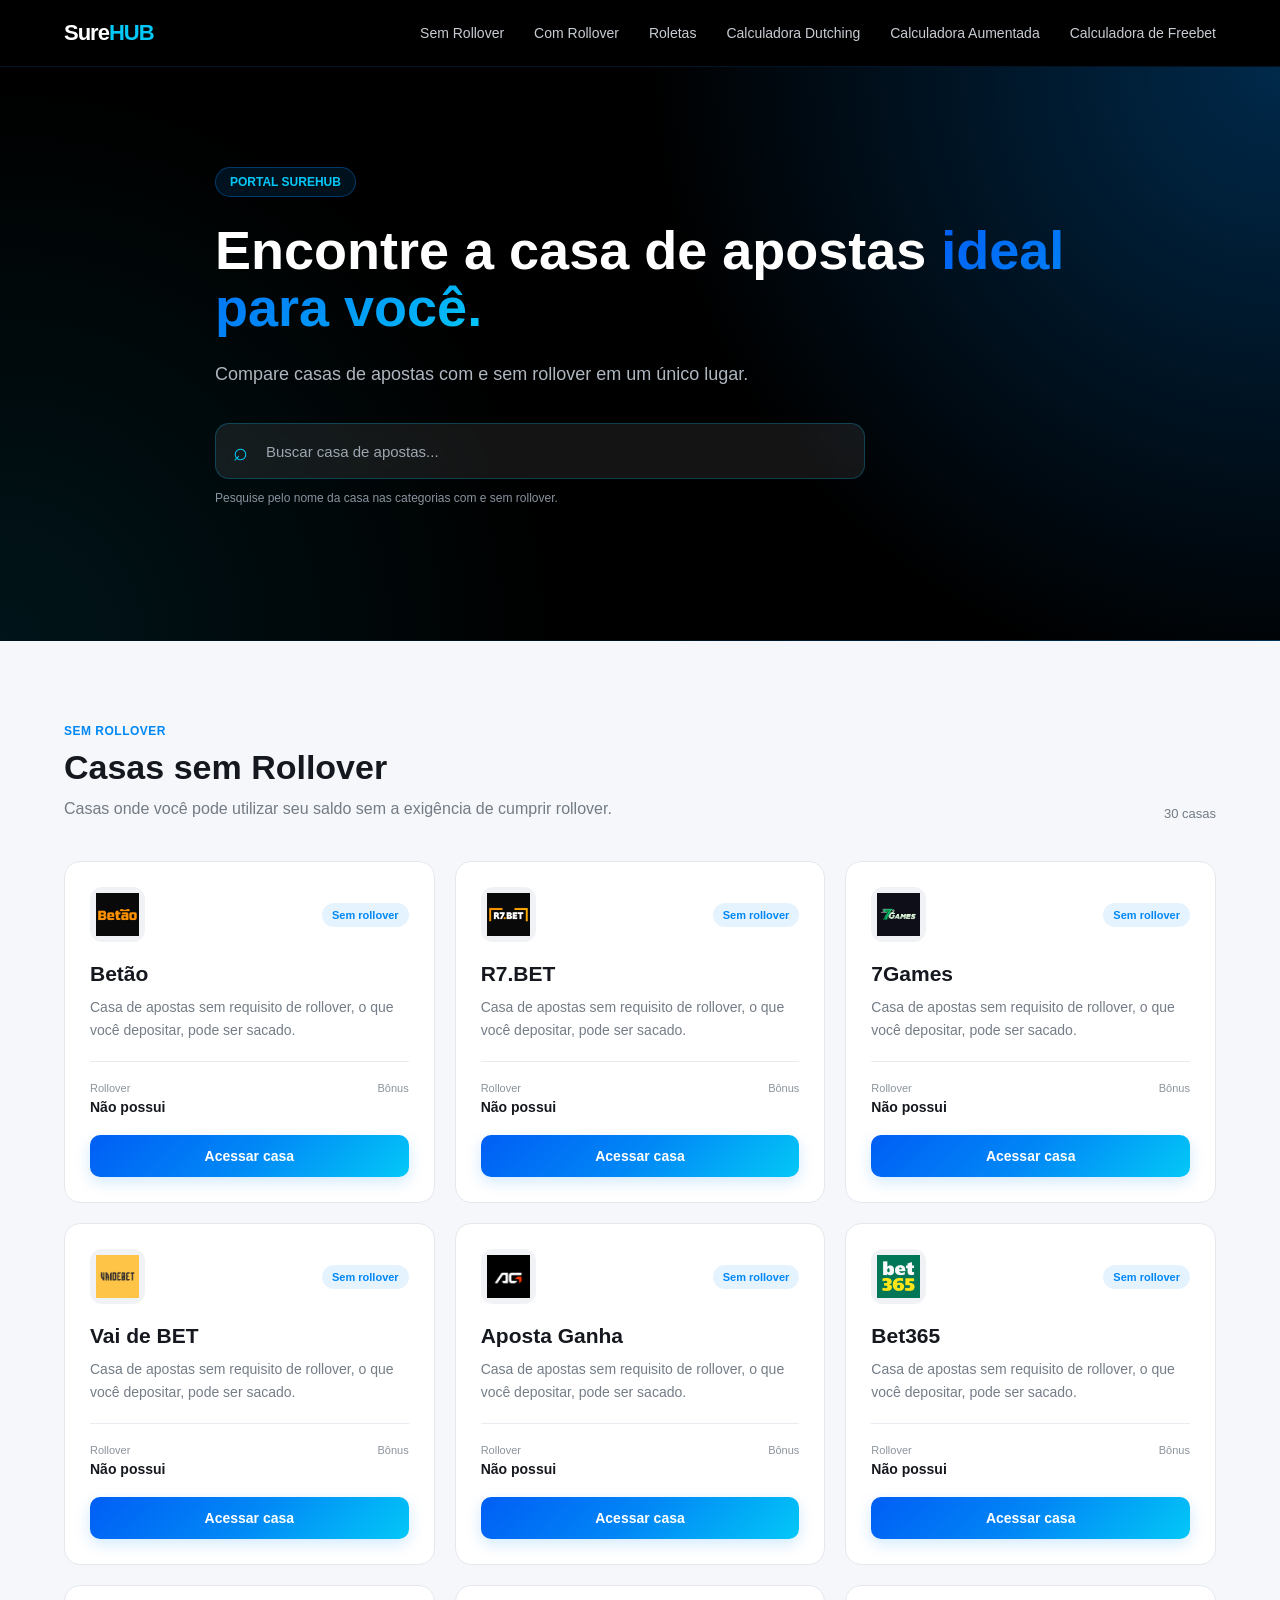
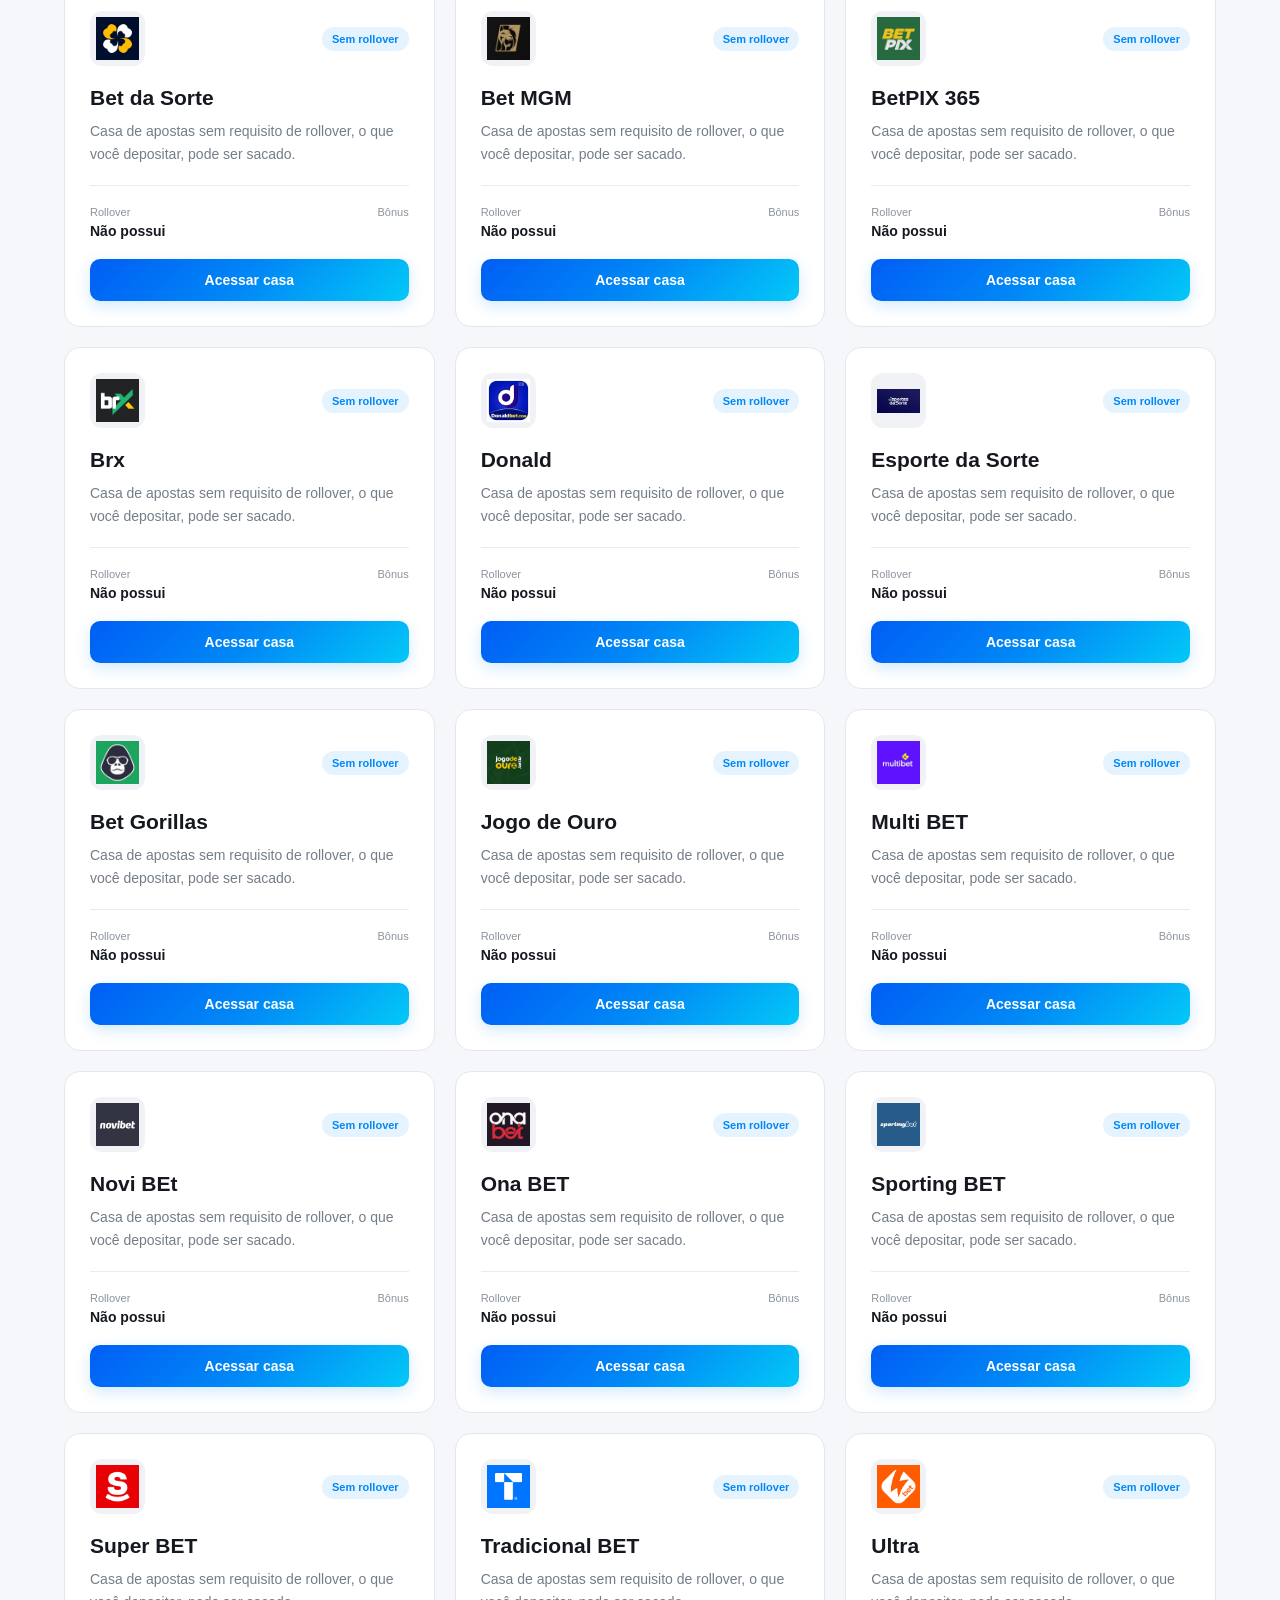
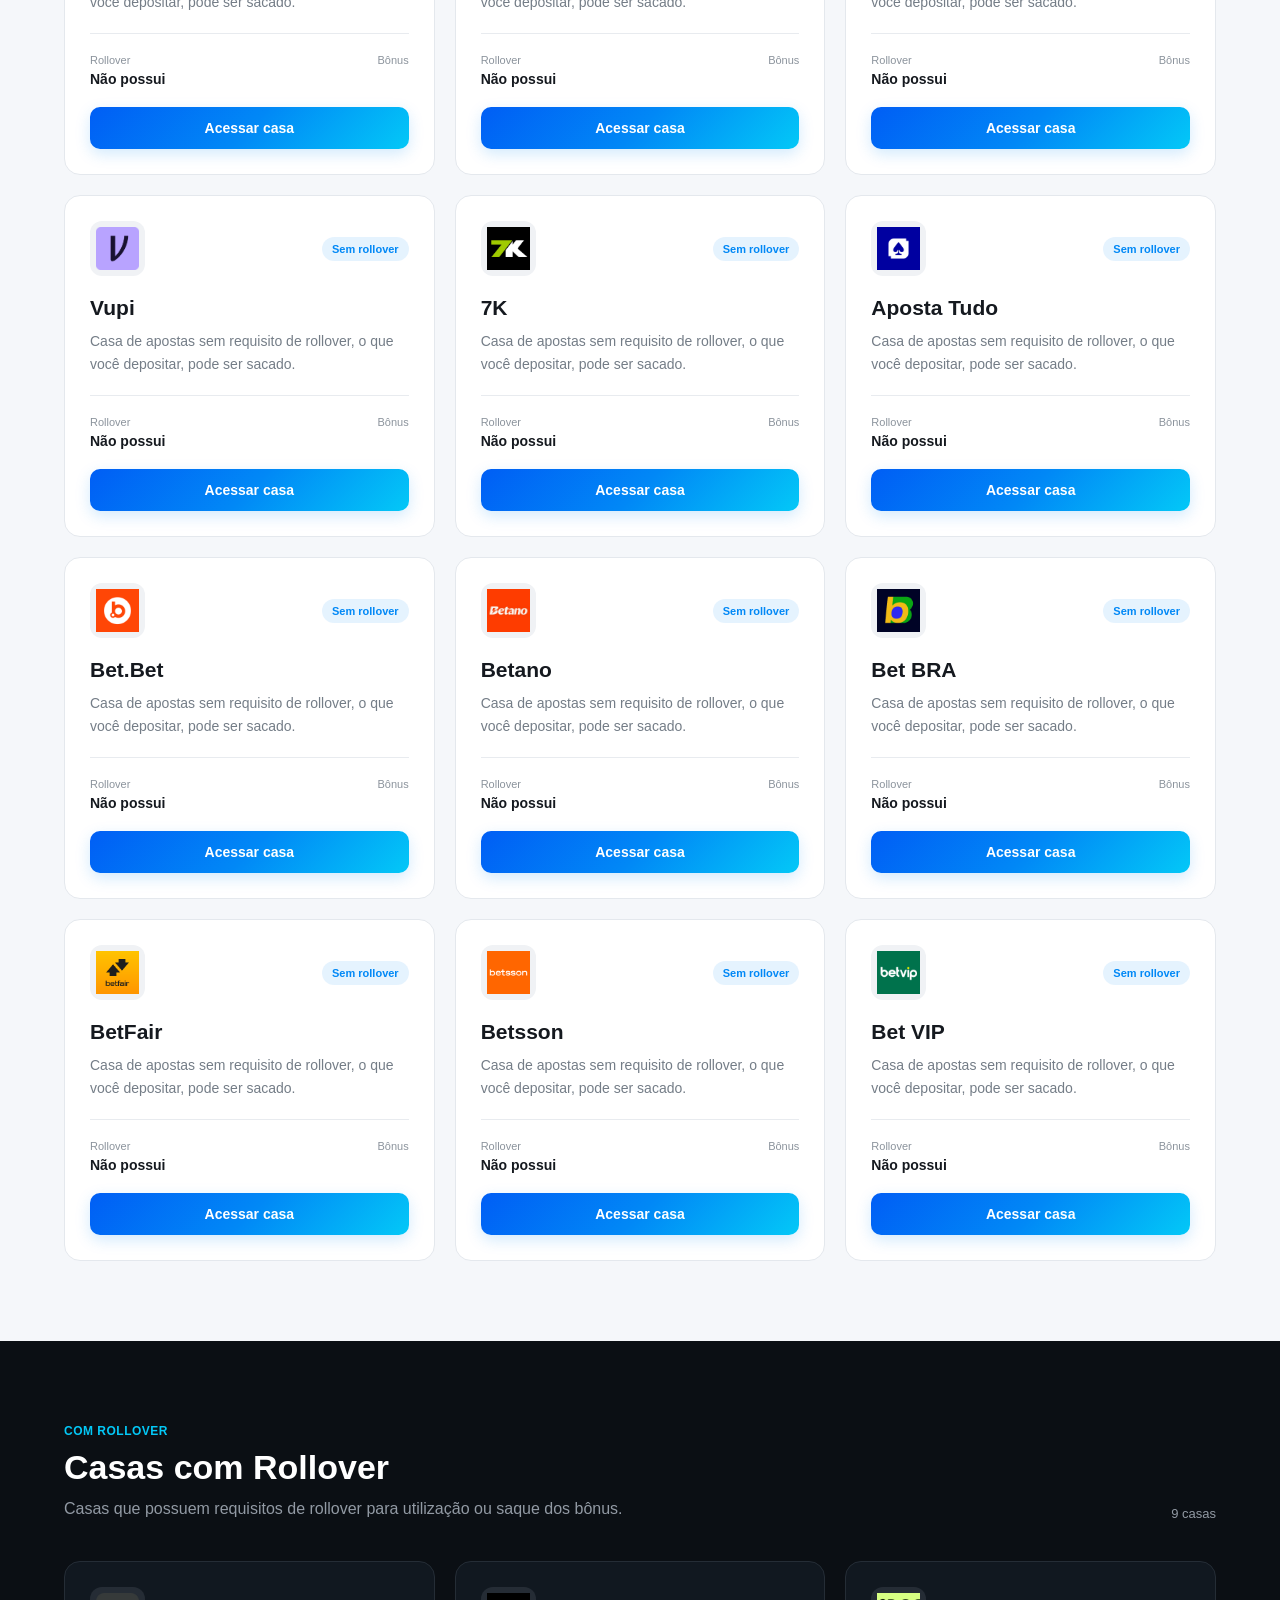
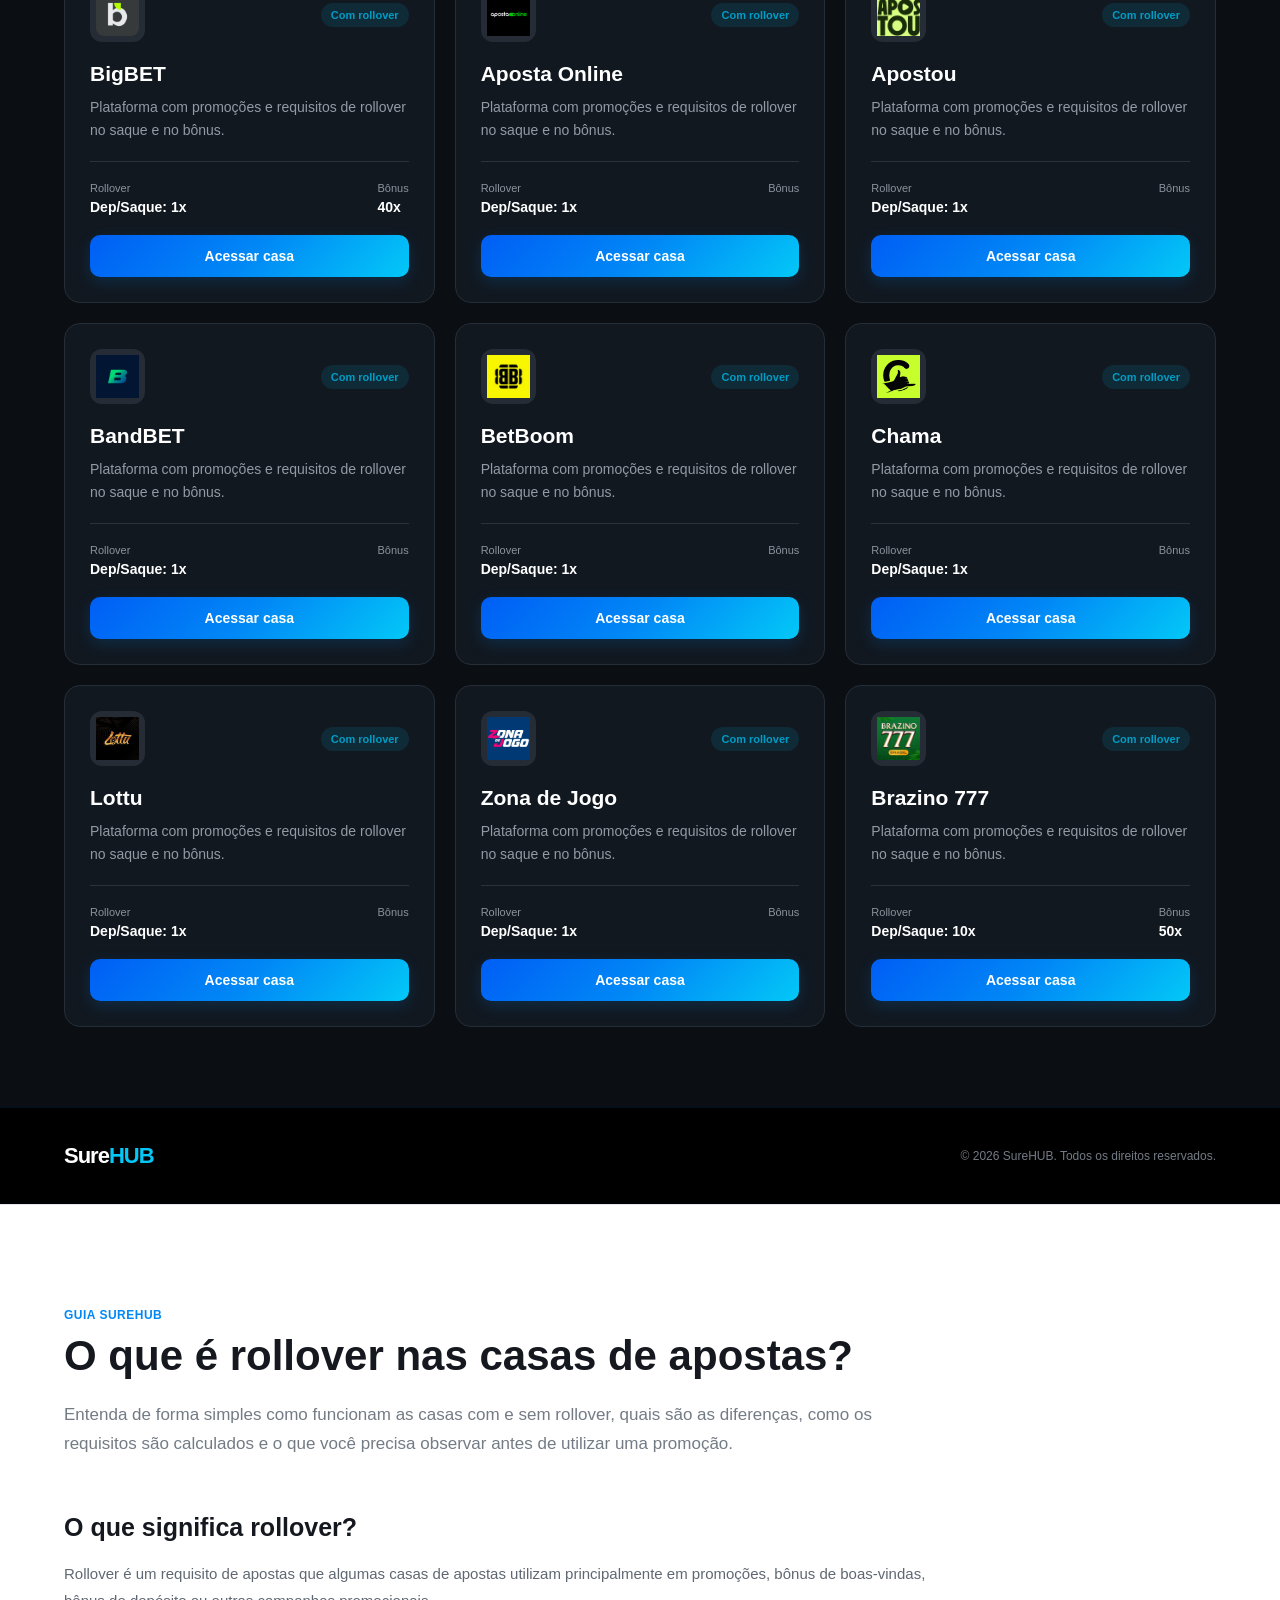
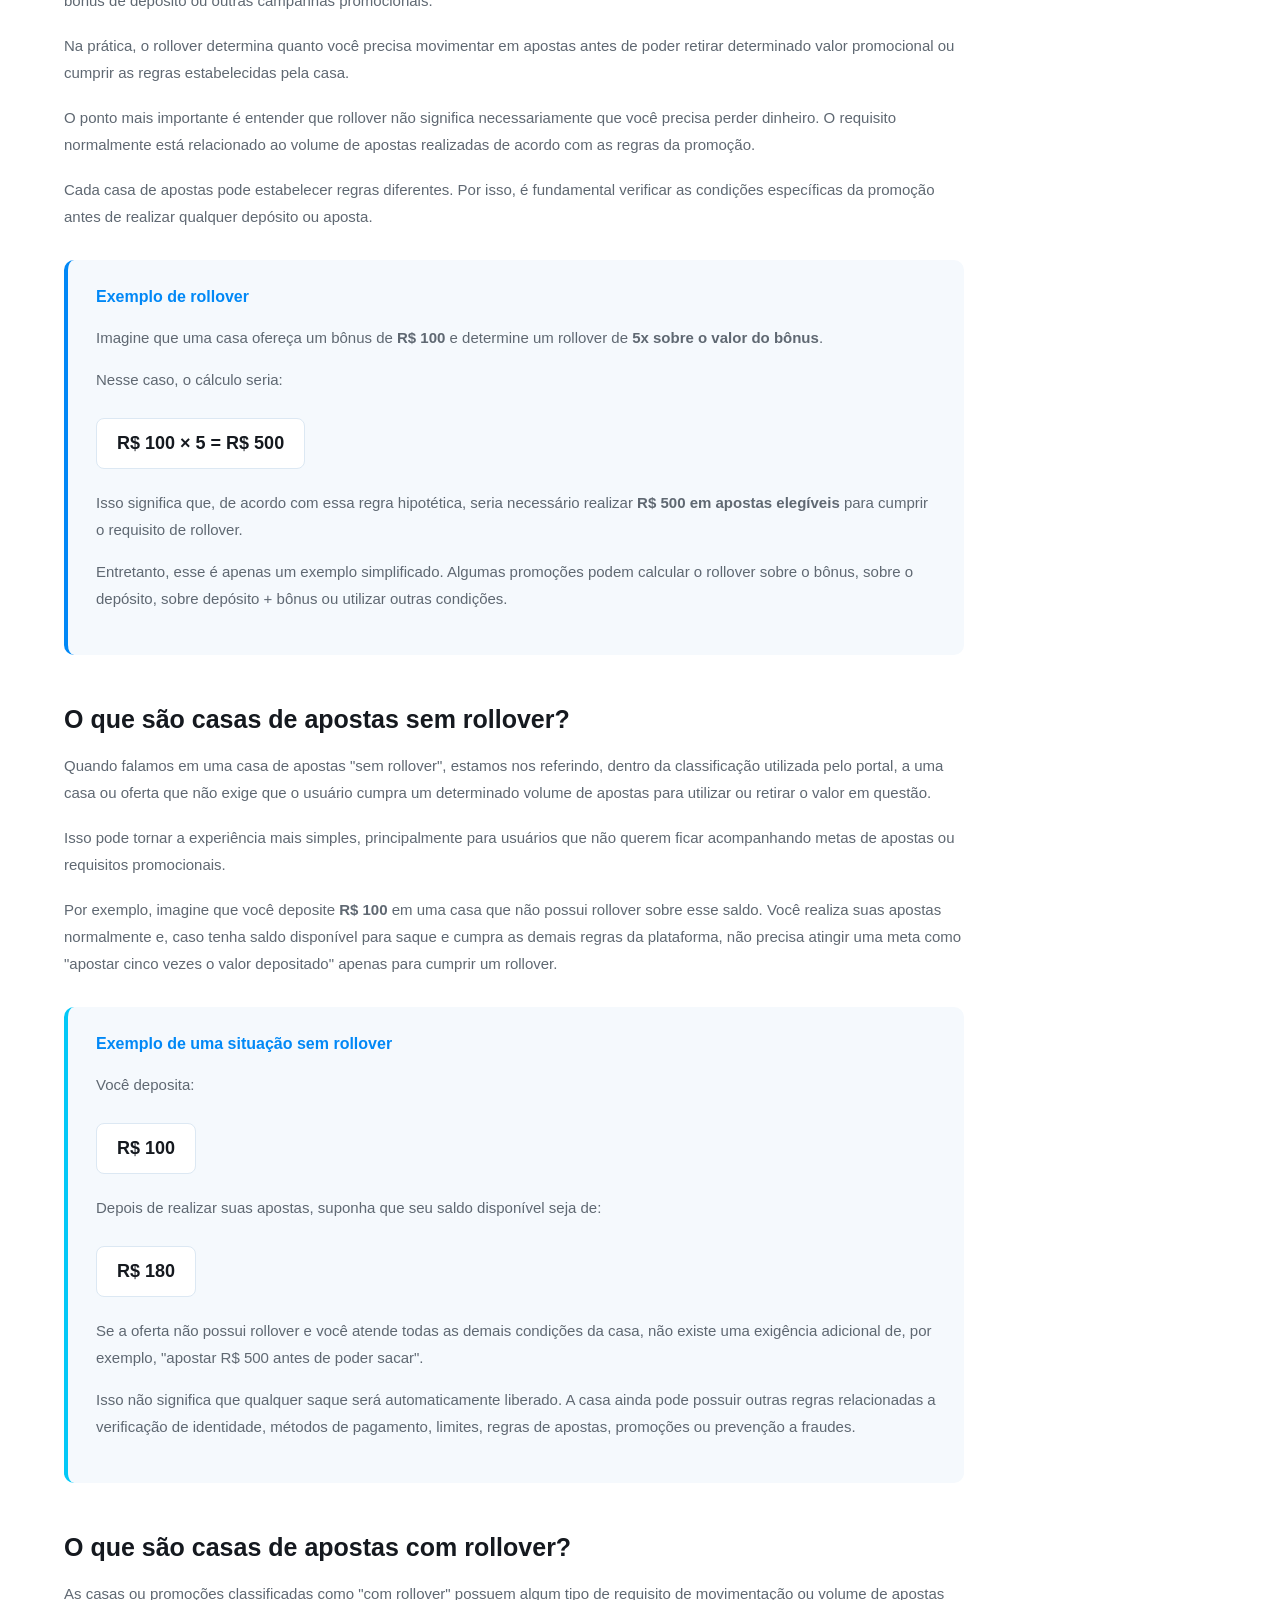
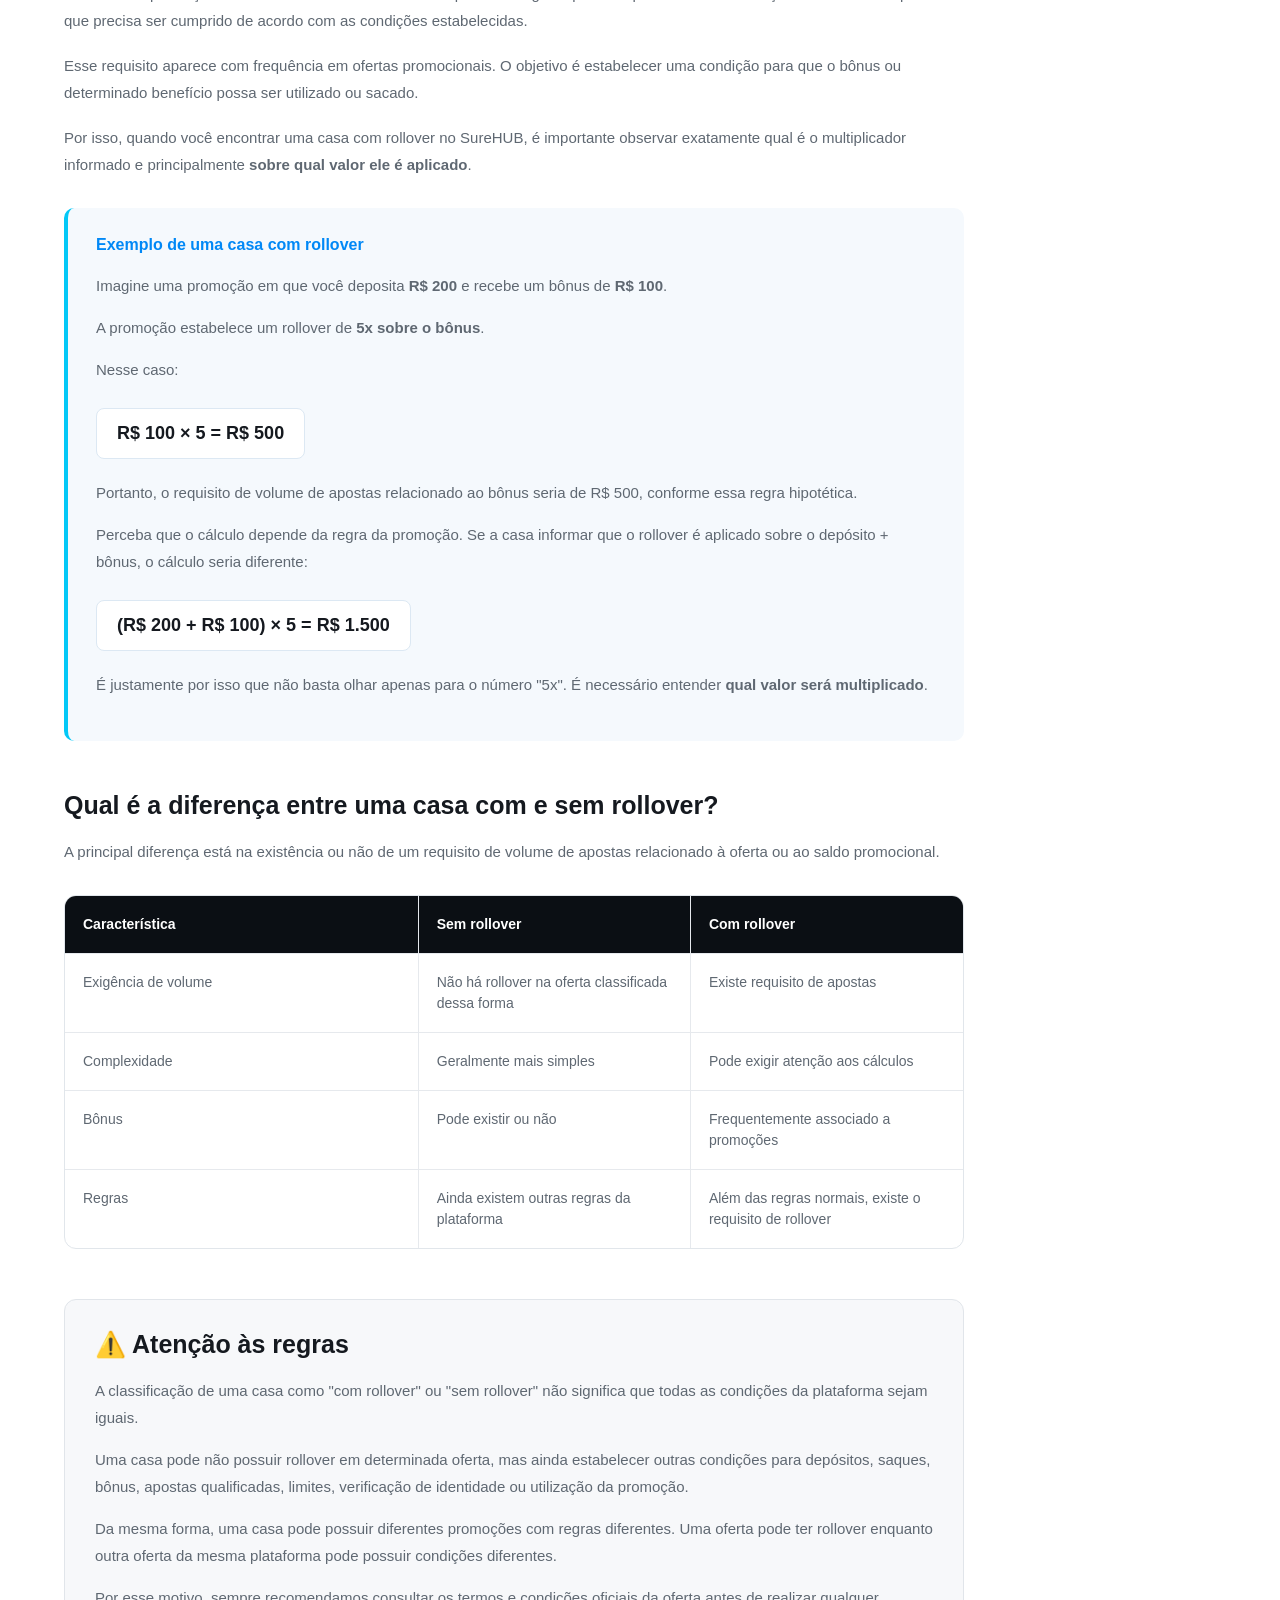
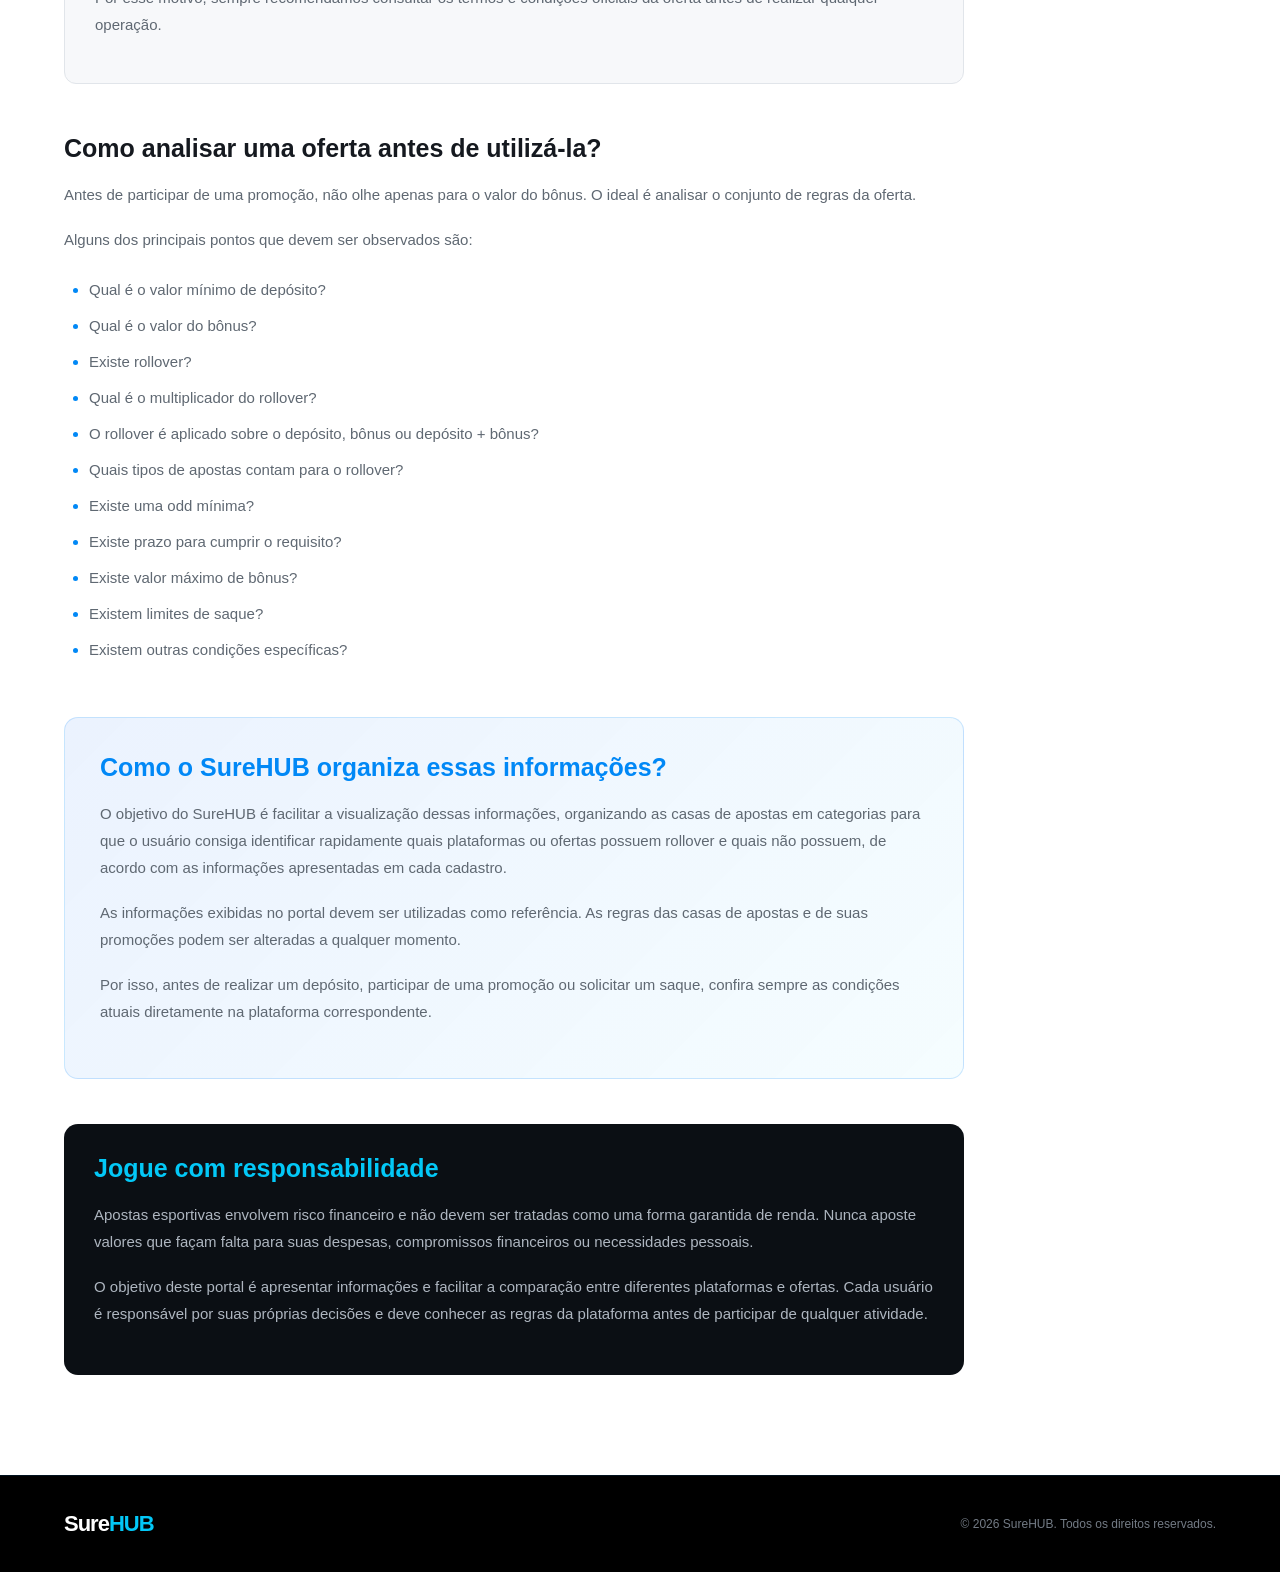
<file: index.html>
<!DOCTYPE html>
<html lang="pt-BR">
<head>
    <meta charset="UTF-8">
    <meta name="viewport" content="width=device-width, initial-scale=1.0">
    <link rel="icon" href="favicon.png" type="image/png">


    <title>Portal SureHUB</title>

    <link rel="stylesheet" href="style.css">
</head>

<body>

    <!-- HEADER -->
    <header class="header">
        <div class="container header-content">

            <div class="logo">
                <span>Sure</span><strong>HUB</strong>
            </div>

            <nav>
                <a href="#sem-rollover">Sem Rollover</a>
                <a href="#com-rollover">Com Rollover</a>
                 <a href="roletas.html" target="_blank" rel="noopener noreferrer">Roletas</a>
                <a href="dutching.html" target="_blank" rel="noopener noreferrer">Calculadora Dutching</a>
                <a href="aumentada.html" target="_blank" rel="noopener noreferrer">Calculadora Aumentada</a>
                <a href="freebet.html" target="_blank" rel="noopener noreferrer">Calculadora de Freebet</a>
            </nav>

        </div>
    </header>


    <!-- HERO -->
    <section class="hero">

        <div class="container hero-content">

            <span class="badge">PORTAL SUREHUB</span>

            <h1>
                Encontre a casa de apostas
                <span>ideal para você.</span>
            </h1>

            <p>
                Compare casas de apostas com e sem rollover
                em um único lugar.
            </p>

            <div class="portal-search">
                <div class="search-input-wrap">
                    <span class="search-icon" aria-hidden="true">⌕</span>
                    <input type="search" id="busca-casas" placeholder="Buscar casa de apostas..." autocomplete="off" aria-label="Buscar casa de apostas">
                    <button type="button" id="limpar-busca" class="clear-search" aria-label="Limpar busca">×</button>
                </div>
                <p class="search-help">Pesquise pelo nome da casa nas categorias com e sem rollover.</p>
                <div id="resultado-busca" class="search-result" aria-live="polite"></div>
            </div>

        </div>

    </section>


    <!-- SEM ROLLOVER -->
    <section class="section" id="sem-rollover">

        <div class="container">

            <div class="section-header">

                <div>
                    <span class="section-label green">
                        SEM ROLLOVER
                    </span>

                    <h2>Casas sem Rollover</h2>

                    <p>
                        Casas onde você pode utilizar seu saldo
                        sem a exigência de cumprir rollover.
                    </p>
                </div>

                <span class="counter" id="counter-sem">
                    0 casas
                </span>

            </div>


            <div class="cards" id="cards-sem-rollover">
                <!-- Os cards serão criados pelo JavaScript -->
            </div>

        </div>

    </section>


    <!-- COM ROLLOVER -->
    <section class="section section-dark" id="com-rollover">

        <div class="container">

            <div class="section-header">

                <div>
                    <span class="section-label orange">
                        COM ROLLOVER
                    </span>

                    <h2>Casas com Rollover</h2>

                    <p>
                        Casas que possuem requisitos de rollover
                        para utilização ou saque dos bônus.
                    </p>
                </div>

                <span class="counter" id="counter-com">
                    0 casas
                </span>

            </div>


            <div class="cards" id="cards-com-rollover">
                <!-- Os cards serão criados pelo JavaScript -->
            </div>

        </div>

    </section>


    <!-- FOOTER -->
    <footer>

        <div class="container footer-content">

            <div class="logo">
                <span>Sure</span><strong>HUB</strong>
            </div>

            <p>
                © 2026 SureHUB. Todos os direitos reservados.
            </p>

        </div>

    </footer>
    <!-- ========================================
     GUIA SOBRE ROLLOVER
======================================== -->

<section class="rollover-guide">

    <div class="container">

        <div class="guide-header">

            <span class="section-label guide-label">
                GUIA SUREHUB
            </span>

            <h2>
                O que é rollover nas casas de apostas?
            </h2>

            <p>
                Entenda de forma simples como funcionam as casas
                com e sem rollover, quais são as diferenças,
                como os requisitos são calculados e o que você
                precisa observar antes de utilizar uma promoção.
            </p>

        </div>


        <!-- O QUE É ROLLOVER -->

        <div class="guide-content">

            <h3>O que significa rollover?</h3>

            <p>
                Rollover é um requisito de apostas que algumas casas
                de apostas utilizam principalmente em promoções,
                bônus de boas-vindas, bônus de depósito ou outras
                campanhas promocionais.
            </p>

            <p>
                Na prática, o rollover determina quanto você precisa
                movimentar em apostas antes de poder retirar
                determinado valor promocional ou cumprir as regras
                estabelecidas pela casa.
            </p>

            <p>
                O ponto mais importante é entender que rollover não
                significa necessariamente que você precisa perder
                dinheiro. O requisito normalmente está relacionado
                ao volume de apostas realizadas de acordo com as
                regras da promoção.
            </p>

            <p>
                Cada casa de apostas pode estabelecer regras
                diferentes. Por isso, é fundamental verificar as
                condições específicas da promoção antes de realizar
                qualquer depósito ou aposta.
            </p>


            <!-- EXEMPLO -->

            <div class="example-box">

                <div class="example-title">
                    Exemplo de rollover
                </div>

                <p>
                    Imagine que uma casa ofereça um bônus de
                    <strong>R$ 100</strong> e determine um rollover
                    de <strong>5x sobre o valor do bônus</strong>.
                </p>

                <p>
                    Nesse caso, o cálculo seria:
                </p>

                <div class="calculation">
                    R$ 100 × 5 = <strong>R$ 500</strong>
                </div>

                <p>
                    Isso significa que, de acordo com essa regra
                    hipotética, seria necessário realizar
                    <strong>R$ 500 em apostas elegíveis</strong>
                    para cumprir o requisito de rollover.
                </p>

                <p>
                    Entretanto, esse é apenas um exemplo
                    simplificado. Algumas promoções podem calcular
                    o rollover sobre o bônus, sobre o depósito,
                    sobre depósito + bônus ou utilizar outras
                    condições.
                </p>

            </div>


            <!-- CASA SEM ROLLOVER -->

            <h3>
                O que são casas de apostas sem rollover?
            </h3>

            <p>
                Quando falamos em uma casa de apostas "sem
                rollover", estamos nos referindo, dentro da
                classificação utilizada pelo portal, a uma casa
                ou oferta que não exige que o usuário cumpra um
                determinado volume de apostas para utilizar ou
                retirar o valor em questão.
            </p>

            <p>
                Isso pode tornar a experiência mais simples,
                principalmente para usuários que não querem ficar
                acompanhando metas de apostas ou requisitos
                promocionais.
            </p>

            <p>
                Por exemplo, imagine que você deposite
                <strong>R$ 100</strong> em uma casa que não possui
                rollover sobre esse saldo. Você realiza suas
                apostas normalmente e, caso tenha saldo disponível
                para saque e cumpra as demais regras da plataforma,
                não precisa atingir uma meta como "apostar cinco
                vezes o valor depositado" apenas para cumprir um
                rollover.
            </p>


            <div class="example-box example-blue">

                <div class="example-title">
                    Exemplo de uma situação sem rollover
                </div>

                <p>
                    Você deposita:
                </p>

                <div class="calculation">
                    R$ 100
                </div>

                <p>
                    Depois de realizar suas apostas, suponha que seu
                    saldo disponível seja de:
                </p>

                <div class="calculation">
                    R$ 180
                </div>

                <p>
                    Se a oferta não possui rollover e você atende
                    todas as demais condições da casa, não existe
                    uma exigência adicional de, por exemplo,
                    "apostar R$ 500 antes de poder sacar".
                </p>

                <p>
                    Isso não significa que qualquer saque será
                    automaticamente liberado. A casa ainda pode
                    possuir outras regras relacionadas a
                    verificação de identidade, métodos de
                    pagamento, limites, regras de apostas,
                    promoções ou prevenção a fraudes.
                </p>

            </div>


            <!-- CASA COM ROLLOVER -->

            <h3>
                O que são casas de apostas com rollover?
            </h3>

            <p>
                As casas ou promoções classificadas como "com
                rollover" possuem algum tipo de requisito de
                movimentação ou volume de apostas que precisa ser
                cumprido de acordo com as condições estabelecidas.
            </p>

            <p>
                Esse requisito aparece com frequência em ofertas
                promocionais. O objetivo é estabelecer uma condição
                para que o bônus ou determinado benefício possa ser
                utilizado ou sacado.
            </p>

            <p>
                Por isso, quando você encontrar uma casa com
                rollover no SureHUB, é importante observar
                exatamente qual é o multiplicador informado e
                principalmente <strong>sobre qual valor ele é
                aplicado</strong>.
            </p>


            <div class="example-box example-blue">

                <div class="example-title">
                    Exemplo de uma casa com rollover
                </div>

                <p>
                    Imagine uma promoção em que você deposita
                    <strong>R$ 200</strong> e recebe um bônus de
                    <strong>R$ 100</strong>.
                </p>

                <p>
                    A promoção estabelece um rollover de
                    <strong>5x sobre o bônus</strong>.
                </p>

                <p>
                    Nesse caso:
                </p>

                <div class="calculation">
                    R$ 100 × 5 = <strong>R$ 500</strong>
                </div>

                <p>
                    Portanto, o requisito de volume de apostas
                    relacionado ao bônus seria de R$ 500, conforme
                    essa regra hipotética.
                </p>

                <p>
                    Perceba que o cálculo depende da regra da
                    promoção. Se a casa informar que o rollover é
                    aplicado sobre o depósito + bônus, o cálculo
                    seria diferente:
                </p>

                <div class="calculation">
                    (R$ 200 + R$ 100) × 5 =
                    <strong>R$ 1.500</strong>
                </div>

                <p>
                    É justamente por isso que não basta olhar apenas
                    para o número "5x". É necessário entender
                    <strong>qual valor será multiplicado</strong>.
                </p>

            </div>


            <!-- DIFERENÇA -->

            <h3>
                Qual é a diferença entre uma casa com e sem rollover?
            </h3>

            <p>
                A principal diferença está na existência ou não de
                um requisito de volume de apostas relacionado à
                oferta ou ao saldo promocional.
            </p>

            <div class="comparison-table">

                <div class="comparison-row comparison-head">

                    <div>
                        Característica
                    </div>

                    <div>
                        Sem rollover
                    </div>

                    <div>
                        Com rollover
                    </div>

                </div>


                <div class="comparison-row">

                    <div>
                        Exigência de volume
                    </div>

                    <div>
                        Não há rollover na oferta classificada
                        dessa forma
                    </div>

                    <div>
                        Existe requisito de apostas
                    </div>

                </div>


                <div class="comparison-row">

                    <div>
                        Complexidade
                    </div>

                    <div>
                        Geralmente mais simples
                    </div>

                    <div>
                        Pode exigir atenção aos cálculos
                    </div>

                </div>


                <div class="comparison-row">

                    <div>
                        Bônus
                    </div>

                    <div>
                        Pode existir ou não
                    </div>

                    <div>
                        Frequentemente associado a promoções
                    </div>

                </div>


                <div class="comparison-row">

                    <div>
                        Regras
                    </div>

                    <div>
                        Ainda existem outras regras da plataforma
                    </div>

                    <div>
                        Além das regras normais, existe o requisito
                        de rollover
                    </div>

                </div>

            </div>


            <!-- ATENÇÃO -->

            <div class="warning-box">

                <h3>
                    ⚠️ Atenção às regras
                </h3>

                <p>
                    A classificação de uma casa como "com rollover"
                    ou "sem rollover" não significa que todas as
                    condições da plataforma sejam iguais.
                </p>

                <p>
                    Uma casa pode não possuir rollover em
                    determinada oferta, mas ainda estabelecer
                    outras condições para depósitos, saques,
                    bônus, apostas qualificadas, limites,
                    verificação de identidade ou utilização da
                    promoção.
                </p>

                <p>
                    Da mesma forma, uma casa pode possuir diferentes
                    promoções com regras diferentes. Uma oferta pode
                    ter rollover enquanto outra oferta da mesma
                    plataforma pode possuir condições diferentes.
                </p>

                <p>
                    Por esse motivo, sempre recomendamos consultar
                    os termos e condições oficiais da oferta antes
                    de realizar qualquer operação.
                </p>

            </div>


            <!-- COMO ANALISAR -->

            <h3>
                Como analisar uma oferta antes de utilizá-la?
            </h3>

            <p>
                Antes de participar de uma promoção, não olhe apenas
                para o valor do bônus. O ideal é analisar o conjunto
                de regras da oferta.
            </p>

            <p>
                Alguns dos principais pontos que devem ser
                observados são:
            </p>

            <ul class="guide-list">

                <li>
                    Qual é o valor mínimo de depósito?
                </li>

                <li>
                    Qual é o valor do bônus?
                </li>

                <li>
                    Existe rollover?
                </li>

                <li>
                    Qual é o multiplicador do rollover?
                </li>

                <li>
                    O rollover é aplicado sobre o depósito, bônus
                    ou depósito + bônus?
                </li>

                <li>
                    Quais tipos de apostas contam para o rollover?
                </li>

                <li>
                    Existe uma odd mínima?
                </li>

                <li>
                    Existe prazo para cumprir o requisito?
                </li>

                <li>
                    Existe valor máximo de bônus?
                </li>

                <li>
                    Existem limites de saque?
                </li>

                <li>
                    Existem outras condições específicas?
                </li>

            </ul>


            <!-- SUREHUB -->

            <div class="surehub-note">

                <h3>
                    Como o SureHUB organiza essas informações?
                </h3>

                <p>
                    O objetivo do SureHUB é facilitar a visualização
                    dessas informações, organizando as casas de
                    apostas em categorias para que o usuário consiga
                    identificar rapidamente quais plataformas ou
                    ofertas possuem rollover e quais não possuem,
                    de acordo com as informações apresentadas em
                    cada cadastro.
                </p>

                <p>
                    As informações exibidas no portal devem ser
                    utilizadas como referência. As regras das casas
                    de apostas e de suas promoções podem ser
                    alteradas a qualquer momento.
                </p>

                <p>
                    Por isso, antes de realizar um depósito,
                    participar de uma promoção ou solicitar um
                    saque, confira sempre as condições atuais
                    diretamente na plataforma correspondente.
                </p>

            </div>


            <!-- RESPONSABILIDADE -->

            <div class="responsibility">

                <h3>
                    Jogue com responsabilidade
                </h3>

                <p>
                    Apostas esportivas envolvem risco financeiro e
                    não devem ser tratadas como uma forma garantida
                    de renda. Nunca aposte valores que façam falta
                    para suas despesas, compromissos financeiros ou
                    necessidades pessoais.
                </p>

                <p>
                    O objetivo deste portal é apresentar informações
                    e facilitar a comparação entre diferentes
                    plataformas e ofertas. Cada usuário é
                    responsável por suas próprias decisões e deve
                    conhecer as regras da plataforma antes de
                    participar de qualquer atividade.
                </p>

            </div>

        </div>

    </div>

</section>


    <script src="script.js"></script>

</body>
    <!-- FOOTER -->
    <footer>

        <div class="container footer-content">

            <div class="logo">
                <span>Sure</span><strong>HUB</strong>
            </div>

            <p>
                © 2026 SureHUB. Todos os direitos reservados.
            </p>

        </div>

    </footer>
</html>
</file>
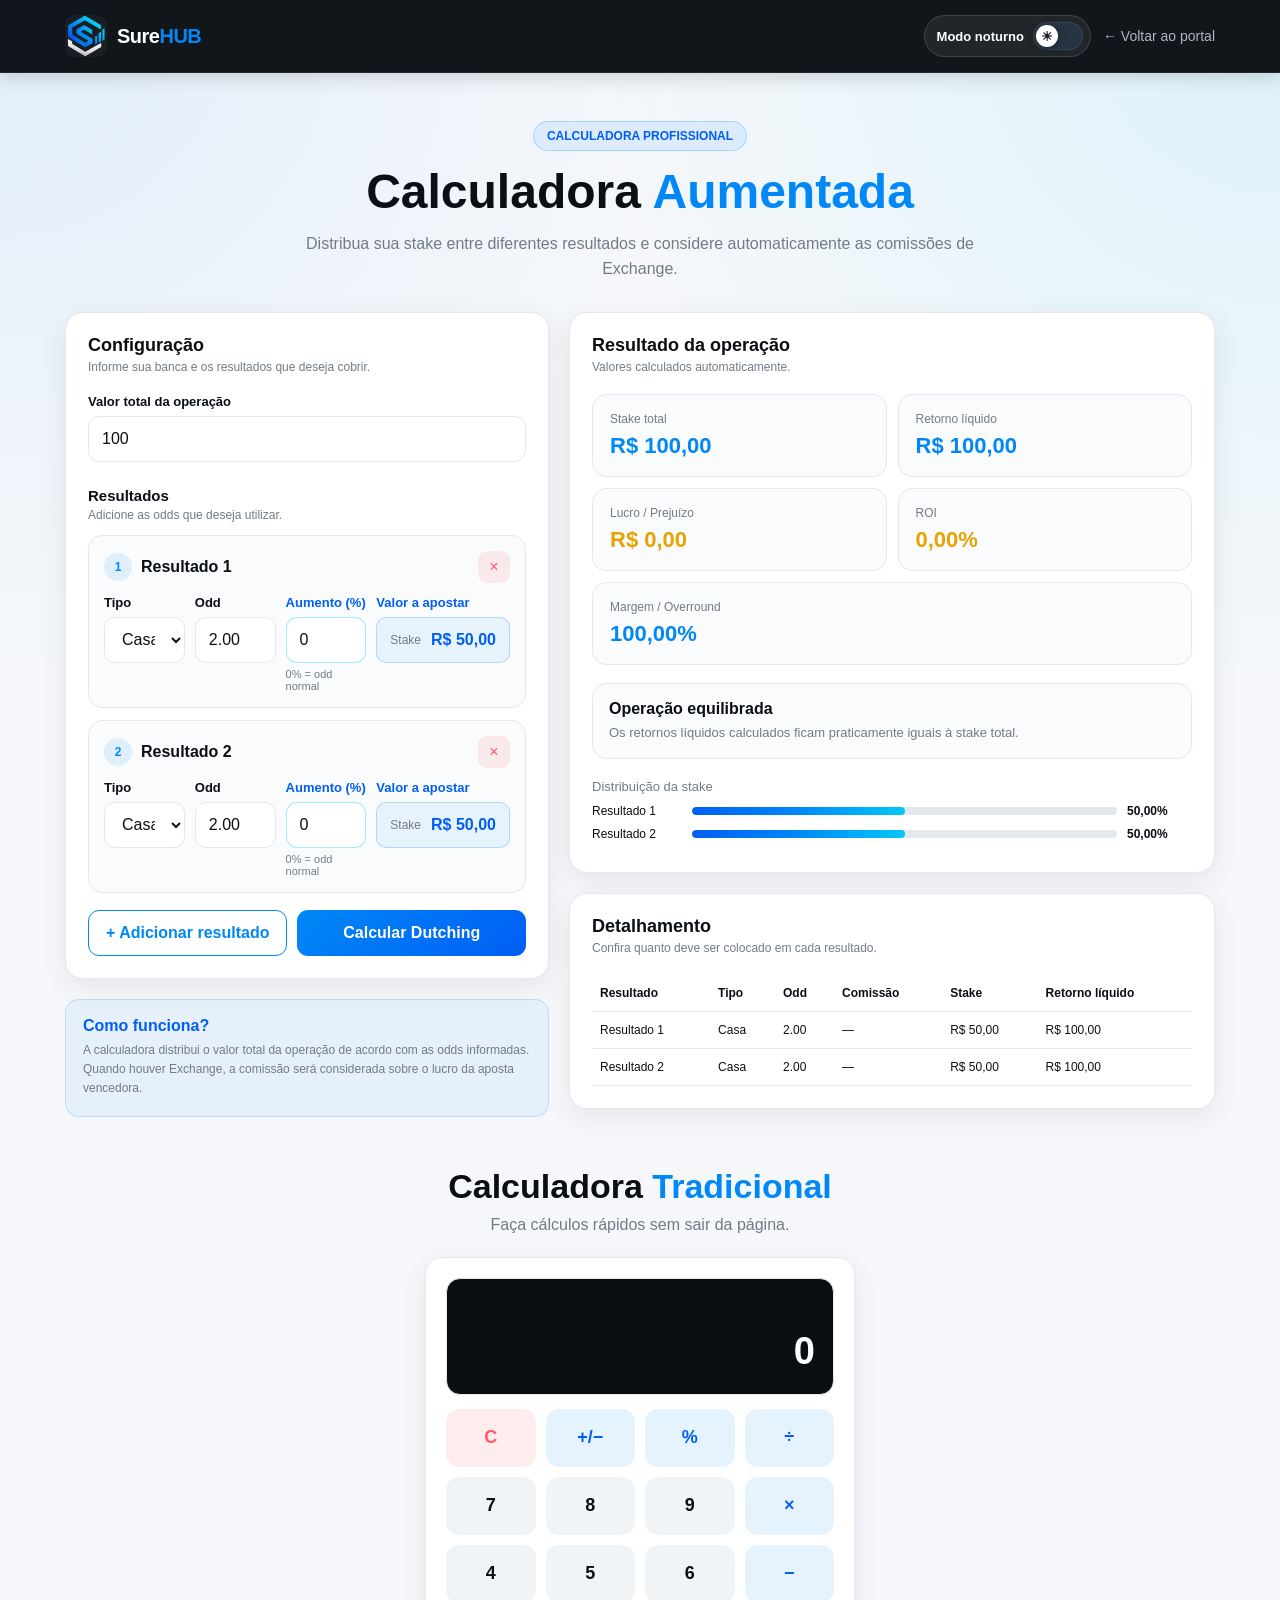
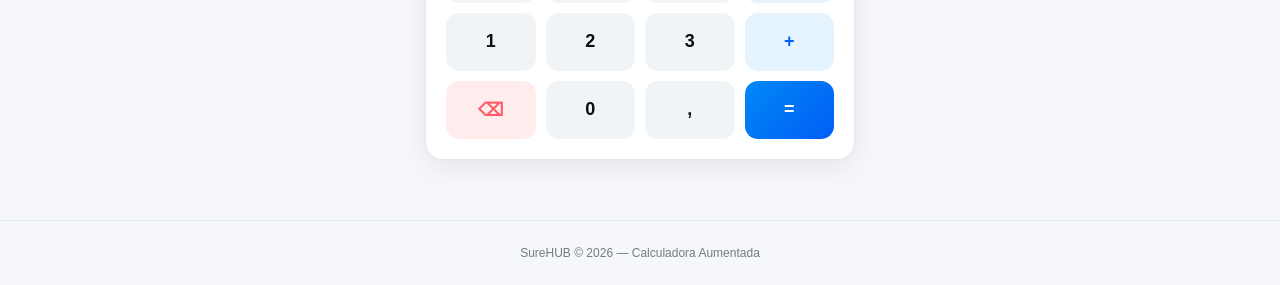
<file: aumentada.html>
<!DOCTYPE html>
<html lang="pt-BR">
<head>
    <meta charset="UTF-8">
    <meta name="viewport" content="width=device-width, initial-scale=1.0">
   <link rel="icon" href="favicon.png" type="image/png">
    <title>Calculadora Aumentada | SureHUB</title>

    <meta
        name="description"
        content="Calculadora Aumentada com Dutching, percentual de aumento da odd, distribuição de stakes, retorno, lucro e ROI."
    >

    <style>
        * {
            margin: 0;
            padding: 0;
            box-sizing: border-box;
        }

:root {
    --preto: #000000;
    --preto-suave: #0B0F14;
    --preto-card: #111820;

    --azul: #0188F6;
    --azul-claro: #03C8F7;
    --azul-escuro: #005EF5;

    --branco: #FFFFFF;

    --cinza: #AEB6C0;
    --cinza-texto: #737B85;

    --fundo: #F5F7FA;
    --borda: #E4E8ED;

    /* Compatibilidade com os componentes originais da calculadora */
    --bg: var(--fundo);
    --text: var(--preto-suave);
    --muted: var(--cinza-texto);
    --primary: var(--azul);
    --border: var(--borda);
    --radius: 18px;
}


        body {
            font-family: Arial, Helvetica, sans-serif;
            background:
                radial-gradient(circle at top right, rgba(34,197,94,0.10), transparent 30%),
                radial-gradient(circle at top left, rgba(59,130,246,0.08), transparent 30%),
                var(--bg);

            color: var(--text);
            min-height: 100vh;
        }

        button,
        input,
        select {
            font: inherit;
        }

        .container {
            width: min(1150px, calc(100% - 30px));
            margin: auto;
        }

        /* HEADER */

        header {
            border-bottom: 1px solid var(--border);
            background: rgba(7,17,31,0.92);
        }

        .header-content {
            min-height: 72px;
            display: flex;
            align-items: center;
            justify-content: space-between;
            gap: 20px;
        }

        .logo {
            display: flex;
            align-items: center;
            gap: 10px;
            text-decoration: none;
            color: white;
            font-weight: 800;
            font-size: 20px;
        }

       .logo img {
    width: 42px;
    height: 42px;
    object-fit: contain;
    display: block;
}
        .back-link {
            color: var(--muted);
            text-decoration: none;
            font-size: 14px;
            transition: .2s;
        }

        .back-link:hover {
            color: white;
        }

        /* HERO */

        .hero {
            text-align: center;
            padding: 48px 0 30px;
        }

        .hero-badge {
            display: inline-flex;
            padding: 7px 13px;
            border: 1px solid rgba(34,197,94,.25);
            background: rgba(34,197,94,.08);
            color: #86efac;
            border-radius: 999px;
            font-size: 12px;
            font-weight: 700;
            margin-bottom: 15px;
        }

        .hero h1 {
            font-size: clamp(30px, 5vw, 48px);
            line-height: 1.1;
            margin-bottom: 12px;
        }

        .hero h1 span {
            color: var(--primary);
        }

        .hero p {
            max-width: 680px;
            margin: auto;
            color: var(--muted);
            line-height: 1.6;
        }

        /* LAYOUT */

        .calculator-grid {
            display: grid;
            grid-template-columns: 1.05fr .95fr;
            gap: 20px;
            padding-bottom: 50px;
        }

        .card {
            background: linear-gradient(
                145deg,
                rgba(16,31,51,.96),
                rgba(11,23,40,.96)
            );

            border: 1px solid var(--border);
            border-radius: var(--radius);
            padding: 22px;
        }

        .card-title {
            display: flex;
            justify-content: space-between;
            align-items: center;
            gap: 15px;
            margin-bottom: 20px;
        }

        .card-title h2 {
            font-size: 18px;
        }

        .card-title p {
            color: var(--muted);
            font-size: 12px;
            margin-top: 4px;
        }

        /* INPUTS */

        .field {
            margin-bottom: 17px;
        }

        label {
            display: block;
            font-size: 13px;
            font-weight: 700;
            margin-bottom: 7px;
            color: #dbeafe;
        }

        input,
        select {
            width: 100%;
            min-height: 46px;
            border-radius: 11px;
            border: 1px solid var(--border);
            background: #091727;
            color: white;
            padding: 0 13px;
            outline: none;
            transition: .2s;
        }

        input:focus,
        select:focus {
            border-color: var(--primary);
            box-shadow: 0 0 0 3px rgba(34,197,94,.10);
        }

        .main-stake {
            font-size: 25px;
            font-weight: 800;
            color: white;
        }

        .results-list {
            display: flex;
            flex-direction: column;
            gap: 12px;
        }

        .result-row {
            padding: 15px;
            border-radius: 14px;
            background: rgba(255,255,255,.025);
            border: 1px solid var(--border);
        }

        .result-top {
            display: flex;
            align-items: center;
            justify-content: space-between;
            gap: 10px;
            margin-bottom: 12px;
        }

        .result-number {
            display: flex;
            align-items: center;
            gap: 9px;
            font-weight: 800;
        }

        .number-circle {
            width: 28px;
            height: 28px;
            border-radius: 50%;
            background: rgba(34,197,94,.12);
            color: var(--primary);
            display: flex;
            align-items: center;
            justify-content: center;
            font-size: 12px;
        }

        .remove-btn {
            border: 0;
            background: rgba(239,68,68,.10);
            color: #fca5a5;
            width: 32px;
            height: 32px;
            border-radius: 9px;
            cursor: pointer;
        }

        .result-fields {
            display: grid;
            grid-template-columns: 1fr 1fr;
            gap: 10px;
        }

        .commission-field {
            display: none;
        }

        .result-row.exchange .commission-field {
            display: block;
        }

        .calculated-stake {
            display: flex;
            align-items: center;
            justify-content: space-between;
            gap: 10px;
            margin-top: 8px;
            padding: 9px 11px;
            border: 1px solid rgba(1, 136, 246, 0.18);
            border-radius: 10px;
            background: rgba(1, 136, 246, 0.06);
            color: var(--cinza-texto);
            font-size: 12px;
        }

        .calculated-stake strong {
            color: var(--azul-escuro);
            font-size: 14px;
            white-space: nowrap;
        }

        /* BUTTONS */

        .buttons {
            display: flex;
            gap: 10px;
            margin-top: 17px;
        }

        button {
            border: 0;
            cursor: pointer;
        }

        .btn {
            min-height: 46px;
            border-radius: 11px;
            padding: 0 17px;
            font-weight: 800;
            transition: .2s;
        }

        .btn-primary {
            background: var(--primary);
            color: #031009;
            flex: 1;
        }

        .btn-primary:hover {
            background: #4ade80;
            transform: translateY(-1px);
        }

        .btn-secondary {
            background: rgba(255,255,255,.06);
            color: white;
            border: 1px solid var(--border);
        }

        .btn-secondary:hover {
            background: rgba(255,255,255,.10);
        }

        /* SUMMARY */

        .summary-grid {
            display: grid;
            grid-template-columns: 1fr 1fr;
            gap: 11px;
        }

        .summary-box {
            border-radius: 14px;
            padding: 17px;
            background: rgba(255,255,255,.035);
            border: 1px solid var(--border);
        }

        .summary-box.full {
            grid-column: 1 / -1;
        }

        .summary-label {
            color: var(--muted);
            font-size: 12px;
            margin-bottom: 7px;
        }

        .summary-value {
            font-size: 22px;
            font-weight: 900;
        }

        .positive {
            color: #4ade80;
        }

        .negative {
            color: #f87171;
        }

        .neutral {
            color: #facc15;
        }

        .distribution {
            margin-top: 20px;
        }

        .distribution-title {
            font-size: 13px;
            color: var(--muted);
            margin-bottom: 10px;
        }

        .distribution-row {
            display: grid;
            grid-template-columns: 90px 1fr 65px;
            gap: 10px;
            align-items: center;
            margin-bottom: 9px;
            font-size: 12px;
        }

        .bar {
            height: 8px;
            border-radius: 99px;
            background: #07111f;
            overflow: hidden;
        }

        .bar span {
            display: block;
            height: 100%;
            background: var(--primary);
            border-radius: inherit;
        }

        /* STATUS */

        .status {
            margin-top: 18px;
            padding: 16px;
            border-radius: 14px;
            border: 1px solid var(--border);
            background: rgba(255,255,255,.03);
        }

        .status-title {
            font-weight: 800;
            margin-bottom: 5px;
        }

        .status-text {
            color: var(--muted);
            font-size: 13px;
            line-height: 1.5;
        }

        .status.profit {
            border-color: rgba(34,197,94,.25);
            background: rgba(34,197,94,.06);
        }

        .status.loss {
            border-color: rgba(239,68,68,.25);
            background: rgba(239,68,68,.06);
        }

        /* TABLE */

        .table-wrapper {
            overflow-x: auto;
            margin-top: 20px;
        }

        table {
            width: 100%;
            border-collapse: collapse;
            min-width: 600px;
        }

        th,
        td {
            text-align: left;
            padding: 11px 8px;
            border-bottom: 1px solid var(--border);
            font-size: 12px;
        }

        th {
            color: var(--muted);
            font-weight: 700;
        }

        td {
            color: #e2e8f0;
        }

        /* INFO */

        .info {
            margin-top: 20px;
            padding: 17px;
            border-radius: 14px;
            background: rgba(59,130,246,.06);
            border: 1px solid rgba(59,130,246,.15);
        }

        .info strong {
            display: block;
            margin-bottom: 6px;
        }

        .info p {
            color: var(--muted);
            font-size: 12px;
            line-height: 1.6;
        }

        footer {
            border-top: 1px solid var(--border);
            padding: 25px 0;
            color: var(--muted);
            text-align: center;
            font-size: 12px;
        }

        /* RESPONSIVE */

        @media (max-width: 850px) {
            .calculator-grid {
                grid-template-columns: 1fr;
            }
        }

        @media (max-width: 520px) {
            .container {
                width: min(100% - 20px, 1150px);
            }

            .header-content {
                min-height: 62px;
            }

            .hero {
                padding-top: 32px;
            }

            .card {
                padding: 16px;
            }

            .result-fields {
                grid-template-columns: 1fr;
            }

            .summary-grid {
                grid-template-columns: 1fr;
            }

            .summary-box.full {
                grid-column: auto;
            }

            .buttons {
                flex-direction: column;
            }

            .distribution-row {
                grid-template-columns: 72px 1fr 52px;
            }
        }
        /* Tema oficial SureHUB — sobrescreve integralmente o tema anterior */
        :root {
            --verde: #20C997;
            --vermelho: #FF5A67;
            --amarelo: #E5A400;
            --raio: 18px;
            --sombra: 0 8px 28px rgba(11, 15, 20, 0.07);
        }

        body {
            background:
                radial-gradient(circle at top right, rgba(3, 200, 247, 0.10), transparent 30%),
                radial-gradient(circle at top left, rgba(1, 136, 246, 0.08), transparent 30%),
                var(--fundo);
            color: var(--preto-suave);
        }

        header {
            background: rgba(11, 15, 20, 0.97);
            border-bottom: 1px solid rgba(255, 255, 255, 0.08);
            box-shadow: 0 4px 18px rgba(0, 0, 0, 0.16);
        }

        .logo,
        .logo span {
            color: var(--branco);
        }

        .back-link {
            color: var(--cinza);
        }

        .back-link:hover {
            color: var(--azul-claro);
        }

        .hero-badge {
            border-color: rgba(1, 136, 246, 0.25);
            background: rgba(1, 136, 246, 0.09);
            color: var(--azul-escuro);
        }

        .hero h1,
        .card-title h2,
        .status-title,
        .result-number {
            color: var(--preto-suave);
        }

        .hero h1 span {
            color: var(--azul);
        }

        .hero p,
        .card-title p,
        .summary-label,
        .distribution-title,
        .status-text,
        .info p,
        footer {
            color: var(--cinza-texto);
        }

        .card {
            background: var(--branco);
            border: 1px solid var(--borda);
            border-radius: var(--raio);
            box-shadow: var(--sombra);
        }

        label {
            color: var(--preto-suave);
        }

        input,
        select {
            background: var(--branco);
            border: 1px solid var(--borda);
            color: var(--preto-suave);
        }

        input:focus,
        select:focus {
            border-color: var(--azul);
            box-shadow: 0 0 0 3px rgba(1, 136, 246, 0.12);
        }

        .main-stake {
            color: var(--preto-suave);
        }

        .result-row,
        .summary-box,
        .status {
            background: #FAFBFC;
            border: 1px solid var(--borda);
        }

        .number-circle {
            background: rgba(1, 136, 246, 0.11);
            color: var(--azul);
        }

        .remove-btn {
            background: rgba(255, 90, 103, 0.11);
            color: var(--vermelho);
            transition: 0.2s;
        }

        .remove-btn:hover {
            background: var(--vermelho);
            color: var(--branco);
        }

        .btn-primary {
            background: linear-gradient(135deg, var(--azul), var(--azul-escuro));
            color: var(--branco);
        }

        .btn-primary:hover {
            background: linear-gradient(135deg, var(--azul-claro), var(--azul));
        }

        .btn-secondary {
            background: var(--branco);
            color: var(--azul);
            border-color: var(--azul);
        }

        .btn-secondary:hover {
            background: rgba(1, 136, 246, 0.07);
        }

        .summary-value {
            color: var(--azul);
        }

        .summary-value.positive {
            color: var(--verde);
        }

        .summary-value.negative {
            color: var(--vermelho);
        }

        .summary-value.neutral {
            color: var(--amarelo);
        }

        .bar {
            background: var(--borda);
        }

        .bar span {
            background: linear-gradient(90deg, var(--azul-escuro), var(--azul), var(--azul-claro));
        }

        .status.profit {
            border-color: rgba(32, 201, 151, 0.35);
            background: rgba(32, 201, 151, 0.08);
        }

        .status.loss {
            border-color: rgba(255, 90, 103, 0.35);
            background: rgba(255, 90, 103, 0.08);
        }

        table {
            background: var(--branco);
            color: var(--preto-suave);
        }

        th,
        td {
            border-bottom: 1px solid var(--borda);
        }

        th,
        td {
            color: var(--preto-suave);
        }

        tbody tr:hover {
            background: rgba(1, 136, 246, 0.04);
        }

        .info {
            background: rgba(1, 136, 246, 0.06);
            border-color: rgba(1, 136, 246, 0.18);
        }

        .info strong {
            color: var(--azul-escuro);
        }

        footer {
            border-top: 1px solid var(--borda);
        }

        /* Stake calculada ao lado da odd */
        .result-fields {
            grid-template-columns: minmax(130px, 1fr) minmax(110px, 1fr) minmax(145px, 1fr);
            align-items: start;
        }

        .stake-field label {
            color: var(--azul-escuro);
        }

        .calculated-stake {
            min-height: 46px;
            margin-top: 0;
            padding: 0 13px;
            background: rgba(1, 136, 246, 0.08);
            border-color: rgba(1, 136, 246, 0.24);
        }

        .calculated-stake strong {
            font-size: 16px;
        }

        .commission-field {
            grid-column: 1 / -1;
            max-width: calc((100% - 20px) / 3);
        }

        /* Calculadora tradicional */
        .standard-calculator-section {
            padding: 0 0 60px;
        }

        .standard-calculator-wrap {
            max-width: 430px;
            margin: 0 auto;
        }

        .standard-calculator-heading {
            text-align: center;
            margin-bottom: 20px;
        }

        .standard-calculator-heading h2 {
            color: var(--preto-suave);
            font-size: clamp(24px, 4vw, 34px);
            margin-bottom: 7px;
        }

        .standard-calculator-heading h2 span {
            color: var(--azul);
        }

        .standard-calculator-heading p {
            color: var(--cinza-texto);
            line-height: 1.5;
        }

        .standard-calculator {
            padding: 20px;
            background: var(--branco);
            border: 1px solid var(--borda);
            border-radius: var(--raio);
            box-shadow: var(--sombra);
        }

        .standard-display {
            width: 100%;
            min-height: 92px;
            margin-bottom: 14px;
            padding: 18px;
            border: 1px solid var(--borda);
            border-radius: 14px;
            background: var(--preto-suave);
            color: var(--branco);
            text-align: right;
            line-height: 1.25;
            overflow-x: auto;
            white-space: nowrap;
        }

        .standard-expression {
            min-height: 24px;
            margin-bottom: 7px;
            color: var(--cinza);
            font-size: 16px;
            font-weight: 600;
        }

        .standard-current-value {
            min-height: 48px;
            color: var(--branco);
            font-size: clamp(28px, 7vw, 38px);
            font-weight: 800;
        }

        .standard-buttons {
            display: grid;
            grid-template-columns: repeat(4, 1fr);
            gap: 10px;
        }

        .calc-key {
            min-height: 58px;
            border-radius: 13px;
            background: #F1F4F7;
            color: var(--preto-suave);
            font-size: 18px;
            font-weight: 800;
            transition: transform .15s, background .15s;
        }

        .calc-key:hover {
            background: #E7ECF1;
            transform: translateY(-1px);
        }

        .calc-key.operator {
            background: rgba(1, 136, 246, 0.10);
            color: var(--azul-escuro);
        }

        .calc-key.clear {
            background: rgba(255, 90, 103, 0.11);
            color: var(--vermelho);
        }

        .calc-key.equals {
            background: linear-gradient(135deg, var(--azul), var(--azul-escuro));
            color: var(--branco);
        }

        .calc-key.equals:hover {
            background: linear-gradient(135deg, var(--azul-claro), var(--azul));
        }

        @media (max-width: 620px) {
            .result-fields {
                grid-template-columns: 1fr;
            }

            .commission-field {
                grid-column: auto;
                max-width: none;
            }

            .standard-calculator-section {
                padding-bottom: 40px;
            }

            .standard-calculator {
                padding: 14px;
            }

            .calc-key {
                min-height: 54px;
            }
        }
    </style>

<style id="surehub-dark-mode-and-brand">
/* Logo oficial no cabeçalho */
.surehub-logo-mark{
    width:44px;
    height:44px;
    object-fit:cover;
    object-position:center;
    border-radius:10px;
    display:block;
}
.brand-name{display:inline-flex;align-items:baseline;font-weight:900;letter-spacing:-.5px}
.logo .brand-sure{color:#FFFFFF !important}
.logo .brand-hub{color:#0188F6 !important}

/* Ações do cabeçalho */
.header-actions{display:flex;align-items:center;gap:12px}
.theme-toggle{
    display:inline-flex;align-items:center;gap:9px;
    min-height:42px;padding:5px 7px 5px 12px;
    border:1px solid rgba(255,255,255,.14);
    border-radius:999px;background:rgba(255,255,255,.07);
    color:#fff;font-weight:800;font-size:13px;cursor:pointer;
    transition:.25s ease;
}
.theme-toggle:hover{background:rgba(255,255,255,.12);transform:translateY(-1px)}
.theme-toggle-track{
    position:relative;width:50px;height:28px;border-radius:999px;
    background:#273443;box-shadow:inset 0 0 0 1px rgba(255,255,255,.08);
    transition:.25s ease;
}
.theme-toggle-thumb{
    position:absolute;top:3px;left:3px;width:22px;height:22px;
    display:flex;align-items:center;justify-content:center;border-radius:50%;
    background:#fff;color:#17202a;font-size:13px;transition:.25s ease;
    box-shadow:0 2px 8px rgba(0,0,0,.25);
}
body.dark-mode .theme-toggle-track{background:linear-gradient(135deg,#0188F6,#005EF5)}
body.dark-mode .theme-toggle-thumb{transform:translateX(22px);background:#07111F;color:#facc15}

/* Tema noturno */
body.dark-mode{
    --fundo:#07111F;
    --bg:#07111F;
    --branco:#0D1928;
    --borda:#223247;
    --border:#223247;
    --preto-suave:#F5F8FC;
    --text:#F5F8FC;
    --cinza-texto:#AEB9C7;
    --muted:#AEB9C7;
    background:
      radial-gradient(circle at top right,rgba(3,200,247,.10),transparent 30%),
      radial-gradient(circle at top left,rgba(1,136,246,.12),transparent 30%),
      #07111F;
    color:#F5F8FC;
}
body.dark-mode .card,
body.dark-mode .standard-calculator{
    background:#0D1928;border-color:#223247;box-shadow:0 8px 28px rgba(0,0,0,.24)
}
body.dark-mode .hero h1,
body.dark-mode .card-title h2,
body.dark-mode .status-title,
body.dark-mode .result-number,
body.dark-mode label,
body.dark-mode .main-stake,
body.dark-mode .standard-calculator-heading h2{color:#F5F8FC}
body.dark-mode .hero p,
body.dark-mode .card-title p,
body.dark-mode .summary-label,
body.dark-mode .distribution-title,
body.dark-mode .status-text,
body.dark-mode .info p,
body.dark-mode footer,
body.dark-mode .standard-calculator-heading p{color:#AEB9C7}
body.dark-mode input,
body.dark-mode select{background:#091727;border-color:#26384E;color:#fff}
body.dark-mode .result-row,
body.dark-mode .summary-box,
body.dark-mode .status{background:#101E2E;border-color:#26384E}
body.dark-mode table{background:#0D1928;color:#F5F8FC}
body.dark-mode th,
body.dark-mode td{color:#EAF0F7;border-color:#26384E}
body.dark-mode tbody tr:hover{background:rgba(1,136,246,.08)}
body.dark-mode .info{background:rgba(1,136,246,.08);border-color:rgba(3,200,247,.22)}
body.dark-mode .info strong{color:#03C8F7}
body.dark-mode .calculated-stake{background:rgba(1,136,246,.12);border-color:rgba(3,200,247,.24);color:#AEB9C7}
body.dark-mode .calculated-stake strong,
body.dark-mode .stake-field label{color:#54D9FA}
body.dark-mode .btn-secondary{background:#101E2E;color:#54D9FA;border-color:#0188F6}
body.dark-mode .btn-secondary:hover{background:#15283D}
body.dark-mode .bar{background:#26384E}
body.dark-mode .calc-key{background:#172638;color:#F5F8FC}
body.dark-mode .calc-key:hover{background:#20344A}
body.dark-mode .calc-key.operator{background:rgba(1,136,246,.16);color:#54D9FA}
body.dark-mode .summary-value{color:#54D9FA}
body.dark-mode .summary-value.positive{color:#4ade80}
body.dark-mode .summary-value.negative{color:#ff7b86}
body.dark-mode .summary-value.neutral{color:#facc15}

/* Mantém a identidade da marca nos dois temas */
body.dark-mode .logo .brand-sure{color:#FFFFFF !important}
body.dark-mode .logo .brand-hub{color:#0188F6 !important}

@media(max-width:620px){
    .header-actions{gap:7px}
    .theme-toggle{padding-left:8px}
    .theme-toggle-label{display:none}
    .surehub-logo-mark{width:38px;height:38px}
    .logo{gap:7px;font-size:18px}
    .back-link{font-size:12px}
}
</style>


<style id="surehub-editable-logo-slot">
.surehub-logo-mark{
    flex:0 0 auto;
    background:rgba(255,255,255,.04);
}
/* Se logo-surehub.png ainda não existir, o espaço continua reservado. */
.logo:has(.surehub-logo-mark[style*="visibility: hidden"]) .surehub-logo-mark{
    width:44px;
    height:44px;
}
@media(max-width:620px){
    .logo:has(.surehub-logo-mark[style*="visibility: hidden"]) .surehub-logo-mark{
        width:38px;
        height:38px;
    }
}
</style>


<style id="surehub-boosted-odds">
.boost-field input{border-color:rgba(3,200,247,.35)}
.boost-field label{color:var(--azul-escuro)}
.boost-hint{display:block;margin-top:5px;font-size:11px;color:var(--cinza-texto)}
@media(min-width:700px){.result-fields{grid-template-columns:1fr 1fr 1fr 1fr!important}.commission-field{grid-column:1 / -1!important;max-width:calc((100% - 30px) / 4)!important}}
</style>
</head>

<body>

<header>
    <div class="container header-content">

<a href="index.html" class="logo">
    <!-- LOGOMARCA SUREHUB
     Coloque o arquivo da sua logo na mesma pasta deste HTML
     e use o nome "logo-surehub.png".
     Se quiser outro nome/caminho, altere apenas o src abaixo. -->
<img src="favicon.png"
     alt="Logo SureHUB"
     class="surehub-logo-mark"
     onerror="this.style.visibility='hidden';"
>
    <span class="brand-name"><span class="brand-sure">Sure</span><span class="brand-hub">HUB</span></span>
</a>

        <div class="header-actions">
<button type="button" id="themeToggle" class="theme-toggle" aria-label="Ativar modo noturno" aria-pressed="false">
    <span class="theme-toggle-label">Modo noturno</span>
    <span class="theme-toggle-track" aria-hidden="true"><span class="theme-toggle-thumb">☀</span></span>
</button>
<a href="index.html" class="back-link">
            ← Voltar ao portal
        </a>
</div>

    </div>
</header>


<main>

    <section class="hero">
        <div class="container">

            <div class="hero-badge">
                CALCULADORA PROFISSIONAL
            </div>

            <h1>
                Calculadora <span>Aumentada</span>
            </h1>

            <p>
                Distribua sua stake entre diferentes resultados e considere
                automaticamente as comissões de Exchange.
            </p>

        </div>
    </section>


    <section class="container calculator-grid">

        <!-- CONFIGURAÇÃO -->

        <div>

            <div class="card">

                <div class="card-title">
                    <div>
                        <h2>Configuração</h2>
                        <p>Informe sua banca e os resultados que deseja cobrir.</p>
                    </div>
                </div>


                <div class="field">

                    <label for="totalStake">
                        Valor total da operação
                    </label>

                    <input
                        type="number"
                        id="totalStake"
                        min="0"
                        step="0.01"
                        value="100"
                        placeholder="Ex.: 100"
                    >

                </div>


                <div class="card-title" style="margin-top:25px; margin-bottom:13px;">
                    <div>
                        <h2 style="font-size:15px;">
                            Resultados
                        </h2>

                        <p>
                            Adicione as odds que deseja utilizar.
                        </p>
                    </div>
                </div>


                <div id="resultsList" class="results-list"></div>


                <div class="buttons">

                    <button
                        type="button"
                        id="addResult"
                        class="btn btn-secondary"
                    >
                        + Adicionar resultado
                    </button>

                    <button
                        type="button"
                        id="calculate"
                        class="btn btn-primary"
                    >
                        Calcular Dutching
                    </button>

                </div>

            </div>


            <div class="info">

                <strong>
                    Como funciona?
                </strong>

                <p>
                    A calculadora distribui o valor total da operação de acordo
                    com as odds informadas. Quando houver Exchange, a comissão
                    será considerada sobre o lucro da aposta vencedora.
                </p>

            </div>

        </div>


        <!-- RESULTADOS -->

        <div>

            <div class="card">

                <div class="card-title">

                    <div>
                        <h2>Resultado da operação</h2>
                        <p>Valores calculados automaticamente.</p>
                    </div>

                </div>


                <div class="summary-grid">

                    <div class="summary-box">

                        <div class="summary-label">
                            Stake total
                        </div>

                        <div
                            id="summaryStake"
                            class="summary-value"
                        >
                            R$ 100,00
                        </div>

                    </div>


                    <div class="summary-box">

                        <div class="summary-label">
                            Retorno líquido
                        </div>

                        <div
                            id="summaryReturn"
                            class="summary-value"
                        >
                            R$ 0,00
                        </div>

                    </div>


                    <div class="summary-box">

                        <div class="summary-label">
                            Lucro / Prejuízo
                        </div>

                        <div
                            id="summaryProfit"
                            class="summary-value"
                        >
                            R$ 0,00
                        </div>

                    </div>


                    <div class="summary-box">

                        <div class="summary-label">
                            ROI
                        </div>

                        <div
                            id="summaryROI"
                            class="summary-value"
                        >
                            0,00%
                        </div>

                    </div>


                    <div class="summary-box full">

                        <div class="summary-label">
                            Margem / Overround
                        </div>

                        <div
                            id="summaryMargin"
                            class="summary-value"
                        >
                            0,00%
                        </div>

                    </div>

                </div>


                <div id="status" class="status">

                    <div class="status-title">
                        Aguardando cálculo
                    </div>

                    <div class="status-text">
                        Informe pelo menos dois resultados válidos.
                    </div>

                </div>


                <div class="distribution">

                    <div class="distribution-title">
                        Distribuição da stake
                    </div>

                    <div id="distributionList"></div>

                </div>

            </div>


            <div class="card" style="margin-top:20px;">

                <div class="card-title">

                    <div>
                        <h2>Detalhamento</h2>
                        <p>
                            Confira quanto deve ser colocado em cada resultado.
                        </p>
                    </div>

                </div>


                <div class="table-wrapper">

                    <table>

                        <thead>

                            <tr>
                                <th>Resultado</th>
                                <th>Tipo</th>
                                <th>Odd</th>
                                <th>Comissão</th>
                                <th>Stake</th>
                                <th>Retorno líquido</th>
                            </tr>

                        </thead>

                        <tbody id="detailsBody">

                            <tr>
                                <td colspan="6">
                                    Nenhum cálculo realizado.
                                </td>
                            </tr>

                        </tbody>

                    </table>

                </div>

            </div>

        </div>

    </section>


    <section class="standard-calculator-section">

        <div class="container standard-calculator-wrap">

            <div class="standard-calculator-heading">
                <h2>Calculadora <span>Tradicional</span></h2>
                <p>Faça cálculos rápidos sem sair da página.</p>
            </div>

            <div class="standard-calculator">

                <div
                    id="standardDisplay"
                    class="standard-display"
                    role="status"
                    aria-live="polite"
                >
                    <div id="standardExpression" class="standard-expression"></div>
                    <div id="standardCurrentValue" class="standard-current-value">0</div>
                </div>

                <div class="standard-buttons" id="standardButtons">
                    <button type="button" class="calc-key clear" data-action="clear">C</button>
                    <button type="button" class="calc-key operator" data-action="sign">+/−</button>
                    <button type="button" class="calc-key operator" data-action="percent">%</button>
                    <button type="button" class="calc-key operator" data-operator="/">÷</button>

                    <button type="button" class="calc-key" data-value="7">7</button>
                    <button type="button" class="calc-key" data-value="8">8</button>
                    <button type="button" class="calc-key" data-value="9">9</button>
                    <button type="button" class="calc-key operator" data-operator="*">×</button>

                    <button type="button" class="calc-key" data-value="4">4</button>
                    <button type="button" class="calc-key" data-value="5">5</button>
                    <button type="button" class="calc-key" data-value="6">6</button>
                    <button type="button" class="calc-key operator" data-operator="-">−</button>

                    <button type="button" class="calc-key" data-value="1">1</button>
                    <button type="button" class="calc-key" data-value="2">2</button>
                    <button type="button" class="calc-key" data-value="3">3</button>
                    <button type="button" class="calc-key operator" data-operator="+">+</button>

                    <button type="button" class="calc-key clear" data-action="backspace">⌫</button>
                    <button type="button" class="calc-key" data-value="0">0</button>
                    <button type="button" class="calc-key" data-value=".">,</button>
                    <button type="button" class="calc-key equals" data-action="equals">=</button>
                </div>

            </div>

        </div>

    </section>

</main>


<footer>

    <div class="container">
        SureHUB © 2026 — Calculadora Aumentada
    </div>

</footer>


<script>

    const resultsList = document.getElementById("resultsList");
    const addResultButton = document.getElementById("addResult");
    const calculateButton = document.getElementById("calculate");

    const totalStakeInput = document.getElementById("totalStake");

    let resultCount = 0;


    function money(value) {

        return Number(value || 0).toLocaleString("pt-BR", {
            style: "currency",
            currency: "BRL"
        });

    }


    function percent(value) {

        return Number(value || 0).toLocaleString("pt-BR", {
            minimumFractionDigits: 2,
            maximumFractionDigits: 2
        }) + "%";

    }


    function formatOddInput(event) {

        const input = event.target;

        const digits = input.value
            .replace(/\D/g, "")
            .slice(0, 8);


        if (!digits) {
            input.value = "";
            calculate();
            return;
        }


        input.value =
            (Number(digits) / 100).toFixed(2);


        calculate();

    }


    function createResult() {

        resultCount++;

        const row = document.createElement("div");

        row.className = "result-row";

        row.dataset.id = resultCount;


        row.innerHTML = `

            <div class="result-top">

                <div class="result-number">

                    <div class="number-circle">
                        ${resultCount}
                    </div>

                    <span>
                        Resultado ${resultCount}
                    </span>

                </div>


                <button
                    type="button"
                    class="remove-btn"
                    title="Remover resultado"
                >
                    ×
                </button>

            </div>


            <div class="result-fields">

                <div>

                    <label>
                        Tipo
                    </label>

                    <select class="type">

                        <option value="book">
                            Casa de apostas
                        </option>

                        <option value="exchange">
                            Exchange
                        </option>

                    </select>

                </div>


                <div>

                    <label>
                        Odd
                    </label>

                    <input
                        class="odd"
                        type="text"
                        inputmode="numeric"
                        autocomplete="off"
                        maxlength="10"
                        placeholder="Ex.: 2.00"
                    >

                </div>

                <div class="boost-field">
                    <label>Aumento (%)</label>
                    <input class="boost" type="number" min="0" step="0.01" value="0" placeholder="Ex.: 25">
                    <span class="boost-hint">0% = odd normal</span>
                </div>

                <div class="stake-field">

                    <label>
                        Valor a apostar
                    </label>

                    <div class="calculated-stake">
                        <span>Stake</span>
                        <strong class="stake-value">R$ 0,00</strong>
                    </div>

                </div>


                <div class="commission-field">

                    <label>
                        Comissão (%)
                    </label>

                    <input
                        class="commission"
                        type="number"
                        min="0"
                        max="100"
                        step="0.01"
                        value="5"
                        placeholder="Ex.: 5"
                    >

                </div>

            </div>
        `;


        const type = row.querySelector(".type");


        type.addEventListener("change", () => {

            row.classList.toggle(
                "exchange",
                type.value === "exchange"
            );

            calculate();

        });


        const oddInput = row.querySelector(".odd");


        oddInput.addEventListener(
            "input",
            formatOddInput
        );


        oddInput.addEventListener(
            "focus",
            event => event.target.select()
        );


        row.querySelector(".commission").addEventListener(
            "input",
            calculate
        );

        row.querySelector(".boost").addEventListener(
            "input",
            calculate
        );


        row.querySelector(".remove-btn").addEventListener(
            "click",
            () => {

                if (resultsList.children.length <= 2) {

                    alert(
                        "A calculadora precisa de pelo menos 2 resultados."
                    );

                    return;
                }

                row.remove();

                renumberResults();

                calculate();

            }
        );


        resultsList.appendChild(row);

        return row;

    }


    function renumberResults() {

        const rows = [
            ...resultsList.querySelectorAll(".result-row")
        ];

        rows.forEach((row, index) => {

            const number = index + 1;

            row.querySelector(".number-circle").textContent =
                number;

            row.querySelector(".result-number span").textContent =
                `Resultado ${number}`;

        });

    }


    function getResults() {

        const rows = [
            ...resultsList.querySelectorAll(".result-row")
        ];


        return rows.map((row, index) => {

            const type =
                row.querySelector(".type").value;

            const odd =
                parseFloat(row.querySelector(".odd").value);

            const commission =
                parseFloat(
                    row.querySelector(".commission").value
                ) || 0;

            const boost =
                Math.max(0, parseFloat(row.querySelector(".boost").value) || 0);

            const boostedOdd = Number.isFinite(odd)
                ? odd * (1 + boost / 100)
                : odd;

            return {

                index: index + 1,

                type,

                baseOdd: odd,
                boost,
                odd: boostedOdd,

                commission:
                    type === "exchange"
                        ? commission
                        : 0

            };

        });

    }


    function calculate() {

        const totalStake =
            parseFloat(totalStakeInput.value);


        const results = getResults();


        const validResults = results.filter(
            result =>
                Number.isFinite(result.odd) &&
                result.odd > 1
        );


        if (
            !Number.isFinite(totalStake) ||
            totalStake <= 0 ||
            validResults.length < 2
        ) {

            resetSummary();

            return;

        }


        /*
         * Para cada resultado calculamos um
         * "retorno efetivo" considerando a comissão
         * do Exchange.
         *
         * Casa tradicional:
         *
         * retorno = odd
         *
         * Exchange:
         *
         * lucro líquido = (odd - 1) × (1 - comissão)
         *
         * retorno total = 1 + lucro líquido
         */

        validResults.forEach(result => {

            const commissionRate =
                result.commission / 100;

            result.effectiveReturn =
                result.type === "exchange"

                    ? 1 +
                      ((result.odd - 1) *
                      (1 - commissionRate))

                    : result.odd;

        });


        /*
         * Dutching:
         *
         * Stake_i =
         * totalStake / effectiveReturn_i
         * dividido pela soma dos inversos
         */

        const inverseSum =
            validResults.reduce(
                (sum, result) =>
                    sum + (1 / result.effectiveReturn),
                0
            );


        validResults.forEach(result => {

            result.stake =
                totalStake *
                (1 / result.effectiveReturn) /
                inverseSum;


            if (result.type === "exchange") {

                const grossProfit =
                    result.stake *
                    (result.odd - 1);

                const commissionValue =
                    grossProfit *
                    (result.commission / 100);

                result.netProfit =
                    grossProfit -
                    commissionValue;

                result.netReturn =
                    result.stake +
                    result.netProfit;

            } else {

                result.netReturn =
                    result.stake *
                    result.odd;

                result.netProfit =
                    result.netReturn -
                    result.stake;

            }

        });


        /*
         * Para um Dutching perfeito, os retornos
         * líquidos são iguais.
         */

        const returns =
            validResults.map(
                result => result.netReturn
            );


        const averageReturn =
            returns.reduce(
                (a, b) => a + b,
                0
            ) / returns.length;


        const profit =
            averageReturn - totalStake;


        const roi =
            (profit / totalStake) * 100;


        /*
         * Overround tradicional baseado nas odds.
         */

        const overround =
            validResults.reduce(
                (sum, result) =>
                    sum + (1 / result.odd),
                0
            ) * 100;


        updateSummary(
            totalStake,
            averageReturn,
            profit,
            roi,
            overround
        );


        updateDistribution(
            validResults,
            totalStake
        );


        updateInlineStakes(
            validResults
        );


        updateTable(
            validResults
        );

    }


    function updateInlineStakes(results) {

        const rows = [
            ...resultsList.querySelectorAll(".result-row")
        ];

        rows.forEach(row => {
            row.querySelector(".stake-value").textContent = money(0);
        });

        results.forEach(result => {
            const row = rows[result.index - 1];

            if (row) {
                row.querySelector(".stake-value").textContent =
                    money(result.stake);
            }
        });

    }


    function updateSummary(
        totalStake,
        returnValue,
        profit,
        roi,
        margin
    ) {

        document.getElementById(
            "summaryStake"
        ).textContent = money(totalStake);


        document.getElementById(
            "summaryReturn"
        ).textContent = money(returnValue);


        const profitElement =
            document.getElementById("summaryProfit");


        profitElement.textContent =
            money(profit);


        profitElement.className =
            "summary-value " +
            (
                profit > 0.005
                    ? "positive"
                    : profit < -0.005
                        ? "negative"
                        : "neutral"
            );


        const roiElement =
            document.getElementById("summaryROI");


        roiElement.textContent =
            percent(roi);


        roiElement.className =
            "summary-value " +
            (
                roi > 0.005
                    ? "positive"
                    : roi < -0.005
                        ? "negative"
                        : "neutral"
            );


        document.getElementById(
            "summaryMargin"
        ).textContent =
            percent(margin);


        const status =
            document.getElementById("status");


        status.className =
            "status " +
            (
                profit > 0.005
                    ? "profit"
                    : profit < -0.005
                        ? "loss"
                        : ""
            );


        const title =
            status.querySelector(".status-title");


        const text =
            status.querySelector(".status-text");


        if (profit > 0.005) {

            title.textContent =
                "Resultado positivo";

            text.textContent =
                `Com os parâmetros informados, o retorno líquido médio fica ${money(profit)} acima da stake total.`;

        } else if (profit < -0.005) {

            title.textContent =
                "Operação com prejuízo";

            text.textContent =
                `Com os parâmetros informados, a operação apresenta uma diferença de ${money(Math.abs(profit))} em relação à stake total.`;

        } else {

            title.textContent =
                "Operação equilibrada";

            text.textContent =
                "Os retornos líquidos calculados ficam praticamente iguais à stake total.";

        }

    }


    function updateDistribution(
        results,
        totalStake
    ) {

        const container =
            document.getElementById(
                "distributionList"
            );


        container.innerHTML = "";


        results.forEach(result => {

            const percentage =
                (result.stake / totalStake) * 100;


            const row =
                document.createElement("div");


            row.className =
                "distribution-row";


            row.innerHTML = `

                <span>
                    Resultado ${result.index}
                </span>

                <div class="bar">
                    <span style="width:${Math.min(
                        percentage,
                        100
                    )}%"></span>
                </div>

                <strong>
                    ${percent(percentage)}
                </strong>

            `;


            container.appendChild(row);

        });

    }


    function updateTable(results) {

        const body =
            document.getElementById(
                "detailsBody"
            );


        body.innerHTML = "";


        results.forEach(result => {

            const row =
                document.createElement("tr");


            row.innerHTML = `

                <td>
                    Resultado ${result.index}
                </td>

                <td>
                    ${
                        result.type === "exchange"
                            ? "Exchange"
                            : "Casa"
                    }
                </td>

                <td>
                    ${result.odd.toFixed(2)}
                </td>

                <td>
                    ${
                        result.type === "exchange"
                            ? percent(result.commission)
                            : "—"
                    }
                </td>

                <td>
                    ${money(result.stake)}
                </td>

                <td>
                    ${money(result.netReturn)}
                </td>

            `;


            body.appendChild(row);

        });

    }


    function resetSummary() {

        resultsList.querySelectorAll(".stake-value").forEach(
            element => {
                element.textContent = money(0);
            }
        );

        document.getElementById(
            "summaryStake"
        ).textContent =
            money(
                parseFloat(totalStakeInput.value) || 0
            );


        document.getElementById(
            "summaryReturn"
        ).textContent =
            money(0);


        document.getElementById(
            "summaryProfit"
        ).textContent =
            money(0);


        document.getElementById(
            "summaryROI"
        ).textContent =
            percent(0);


        document.getElementById(
            "summaryMargin"
        ).textContent =
            percent(0);


        document.getElementById(
            "distributionList"
        ).innerHTML = "";


        document.getElementById(
            "detailsBody"
        ).innerHTML = `

            <tr>
                <td colspan="6">
                    Nenhum cálculo realizado.
                </td>
            </tr>

        `;


        const status =
            document.getElementById("status");


        status.className = "status";


        status.querySelector(
            ".status-title"
        ).textContent =
            "Aguardando cálculo";


        status.querySelector(
            ".status-text"
        ).textContent =
            "Informe pelo menos dois resultados válidos.";

    }


    addResultButton.addEventListener(
        "click",
        () => {

            if (resultsList.children.length >= 12) {

                alert(
                    "Você pode adicionar no máximo 12 resultados."
                );

                return;

            }

            createResult();

        }
    );


    calculateButton.addEventListener(
        "click",
        calculate
    );


    totalStakeInput.addEventListener(
        "input",
        calculate
    );


    /* Calculadora tradicional */

    const standardExpression =
        document.getElementById("standardExpression");

    const standardCurrentValue =
        document.getElementById("standardCurrentValue");

    const standardButtons =
        document.getElementById("standardButtons");

    let standardInput = "0";
    let standardStoredValue = null;
    let standardOperator = null;
    let standardWaitingForOperand = false;
    let standardExpressionText = "";


    function renderStandardDisplay() {
        standardExpression.textContent = standardExpressionText;

        standardCurrentValue.textContent =
            standardInput === "Erro"
                ? "Erro"
                : standardInput.replace(".", ",");
    }


    function standardOperatorSymbol(operator) {
        return {
            "+": "+",
            "-": "−",
            "*": "×",
            "/": "÷"
        }[operator] || "";
    }


    function standardDisplayNumber(value) {
        return String(value).replace(".", ",");
    }


    function showCurrentStandardOperation(includeInput = false) {
        if (standardStoredValue === null || standardOperator === null) {
            return;
        }

        standardExpressionText =
            `${standardDisplayNumber(standardStoredValue)} ` +
            `${standardOperatorSymbol(standardOperator)}` +
            (
                includeInput
                    ? ` ${standardDisplayNumber(standardInput)}`
                    : ""
            );
    }


    function normalizeStandardResult(value) {
        if (!Number.isFinite(value)) {
            return "Erro";
        }

        return String(Number(value.toPrecision(12)));
    }


    function computeStandard(first, second, operator) {
        switch (operator) {
            case "+":
                return first + second;
            case "-":
                return first - second;
            case "*":
                return first * second;
            case "/":
                return second === 0 ? NaN : first / second;
            default:
                return second;
        }
    }


    function clearStandardCalculator() {
        standardInput = "0";
        standardStoredValue = null;
        standardOperator = null;
        standardWaitingForOperand = false;
        standardExpressionText = "";
        renderStandardDisplay();
    }


    function inputStandardValue(value) {
        if (standardInput === "Erro" || standardWaitingForOperand) {
            if (standardOperator === null) {
                standardExpressionText = "";
            }

            standardInput = value === "." ? "0." : value;
            standardWaitingForOperand = false;
        } else if (value === ".") {
            if (!standardInput.includes(".")) {
                standardInput += ".";
            }
        } else {
            standardInput =
                standardInput === "0"
                    ? value
                    : standardInput + value;
        }

        showCurrentStandardOperation(true);
        renderStandardDisplay();
    }


    function chooseStandardOperator(nextOperator) {
        const inputValue = parseFloat(standardInput);

        if (standardInput === "Erro") {
            clearStandardCalculator();
            return;
        }

        if (
            standardOperator &&
            standardStoredValue !== null &&
            !standardWaitingForOperand
        ) {
            const result = computeStandard(
                standardStoredValue,
                inputValue,
                standardOperator
            );

            standardInput = normalizeStandardResult(result);
            standardStoredValue =
                standardInput === "Erro"
                    ? null
                    : parseFloat(standardInput);

            renderStandardDisplay();
        } else if (standardStoredValue === null) {
            standardStoredValue = inputValue;
        }

        if (standardInput !== "Erro") {
            standardOperator = nextOperator;
            standardWaitingForOperand = true;
            showCurrentStandardOperation(false);
            renderStandardDisplay();
        }
    }


    function finishStandardCalculation() {
        if (
            standardOperator === null ||
            standardStoredValue === null ||
            standardWaitingForOperand ||
            standardInput === "Erro"
        ) {
            return;
        }

        const firstValue = standardStoredValue;
        const secondValue = parseFloat(standardInput);
        const completedOperator = standardOperator;

        const result = computeStandard(
            firstValue,
            secondValue,
            completedOperator
        );

        standardExpressionText =
            `${standardDisplayNumber(firstValue)} ` +
            `${standardOperatorSymbol(completedOperator)} ` +
            `${standardDisplayNumber(standardInput)} =`;

        standardInput = normalizeStandardResult(result);
        standardStoredValue = null;
        standardOperator = null;
        standardWaitingForOperand = true;
        renderStandardDisplay();
    }


    standardButtons.addEventListener("click", event => {
        const button = event.target.closest(".calc-key");

        if (!button) {
            return;
        }

        if (button.dataset.value !== undefined) {
            inputStandardValue(button.dataset.value);
            return;
        }

        if (button.dataset.operator) {
            chooseStandardOperator(button.dataset.operator);
            return;
        }

        switch (button.dataset.action) {
            case "clear":
                clearStandardCalculator();
                break;

            case "backspace":
                if (!standardWaitingForOperand && standardInput !== "Erro") {
                    standardInput =
                        standardInput.length > 1
                            ? standardInput.slice(0, -1)
                            : "0";
                    showCurrentStandardOperation(true);
                    renderStandardDisplay();
                }
                break;

            case "sign":
                if (standardInput !== "0" && standardInput !== "Erro") {
                    standardInput = String(-parseFloat(standardInput));
                    showCurrentStandardOperation(true);
                    renderStandardDisplay();
                }
                break;

            case "percent":
                if (standardInput !== "Erro") {
                    standardInput = normalizeStandardResult(
                        parseFloat(standardInput) / 100
                    );
                    showCurrentStandardOperation(true);
                    renderStandardDisplay();
                }
                break;

            case "equals":
                finishStandardCalculation();
                break;
        }
    });


    /*
     * Inicialização
     */

    const first = createResult();
    const second = createResult();


    first.querySelector(".odd").value = "2.00";
    second.querySelector(".odd").value = "2.00";


    calculate();

</script>



<script id="surehub-standard-keyboard-support">
(() => {
    function calculatorIsReady() {
        return typeof inputStandardValue === "function"
            && typeof chooseStandardOperator === "function"
            && typeof finishStandardCalculation === "function"
            && typeof clearStandardCalculator === "function";
    }

    function runBackspace() {
        if (typeof standardWaitingForOperand === "undefined") return;
        if (!standardWaitingForOperand && standardInput !== "Erro") {
            standardInput =
                standardInput.length > 1
                    ? standardInput.slice(0, -1)
                    : "0";

            if (typeof showCurrentStandardOperation === "function") {
                showCurrentStandardOperation(true);
            }
            if (typeof renderStandardDisplay === "function") {
                renderStandardDisplay();
            }
        }
    }

    document.addEventListener("keydown", event => {
        if (!calculatorIsReady()) return;

        /* Não interfere quando o usuário está digitando nos campos
           da calculadora Dutching (banca, odds, comissão etc.). */
        const target = event.target;
        const isFormField =
            target instanceof HTMLInputElement ||
            target instanceof HTMLTextAreaElement ||
            target instanceof HTMLSelectElement ||
            target.isContentEditable;

        if (isFormField) return;

        const key = event.key;

        if (/^[0-9]$/.test(key)) {
            event.preventDefault();
            inputStandardValue(key);
            return;
        }

        if (key === "." || key === ",") {
            event.preventDefault();
            inputStandardValue(".");
            return;
        }

        if (["+", "-", "*", "/"].includes(key)) {
            event.preventDefault();
            chooseStandardOperator(key);
            return;
        }

        /* Teclado numérico também pode enviar "x" em alguns layouts. */
        if (key.toLowerCase() === "x") {
            event.preventDefault();
            chooseStandardOperator("*");
            return;
        }

        if (key === "Enter" || key === "=") {
            event.preventDefault();
            finishStandardCalculation();
            return;
        }

        if (key === "Backspace") {
            event.preventDefault();
            runBackspace();
            return;
        }

        if (key === "Escape" || key === "Delete") {
            event.preventDefault();
            clearStandardCalculator();
            return;
        }

        if (key === "%") {
            event.preventDefault();
            if (standardInput !== "Erro") {
                standardInput = normalizeStandardResult(
                    parseFloat(standardInput) / 100
                );
                showCurrentStandardOperation(true);
                renderStandardDisplay();
            }
        }
    });
})();
</script>


<script id="surehub-theme-toggle-script">
(() => {
    const button = document.getElementById("themeToggle");
    if (!button) return;
    const label = button.querySelector(".theme-toggle-label");
    const thumb = button.querySelector(".theme-toggle-thumb");

    function applyTheme(isDark) {
        document.body.classList.toggle("dark-mode", isDark);
        button.setAttribute("aria-pressed", String(isDark));
        button.setAttribute("aria-label", isDark ? "Desativar modo noturno" : "Ativar modo noturno");
        if (label) label.textContent = isDark ? "Modo claro" : "Modo noturno";
        if (thumb) thumb.textContent = isDark ? "☾" : "☀";
    }

    applyTheme(false);
    button.addEventListener("click", () => {
        applyTheme(!document.body.classList.contains("dark-mode"));
    });
})();
</script>

</body>
</html>
</file>
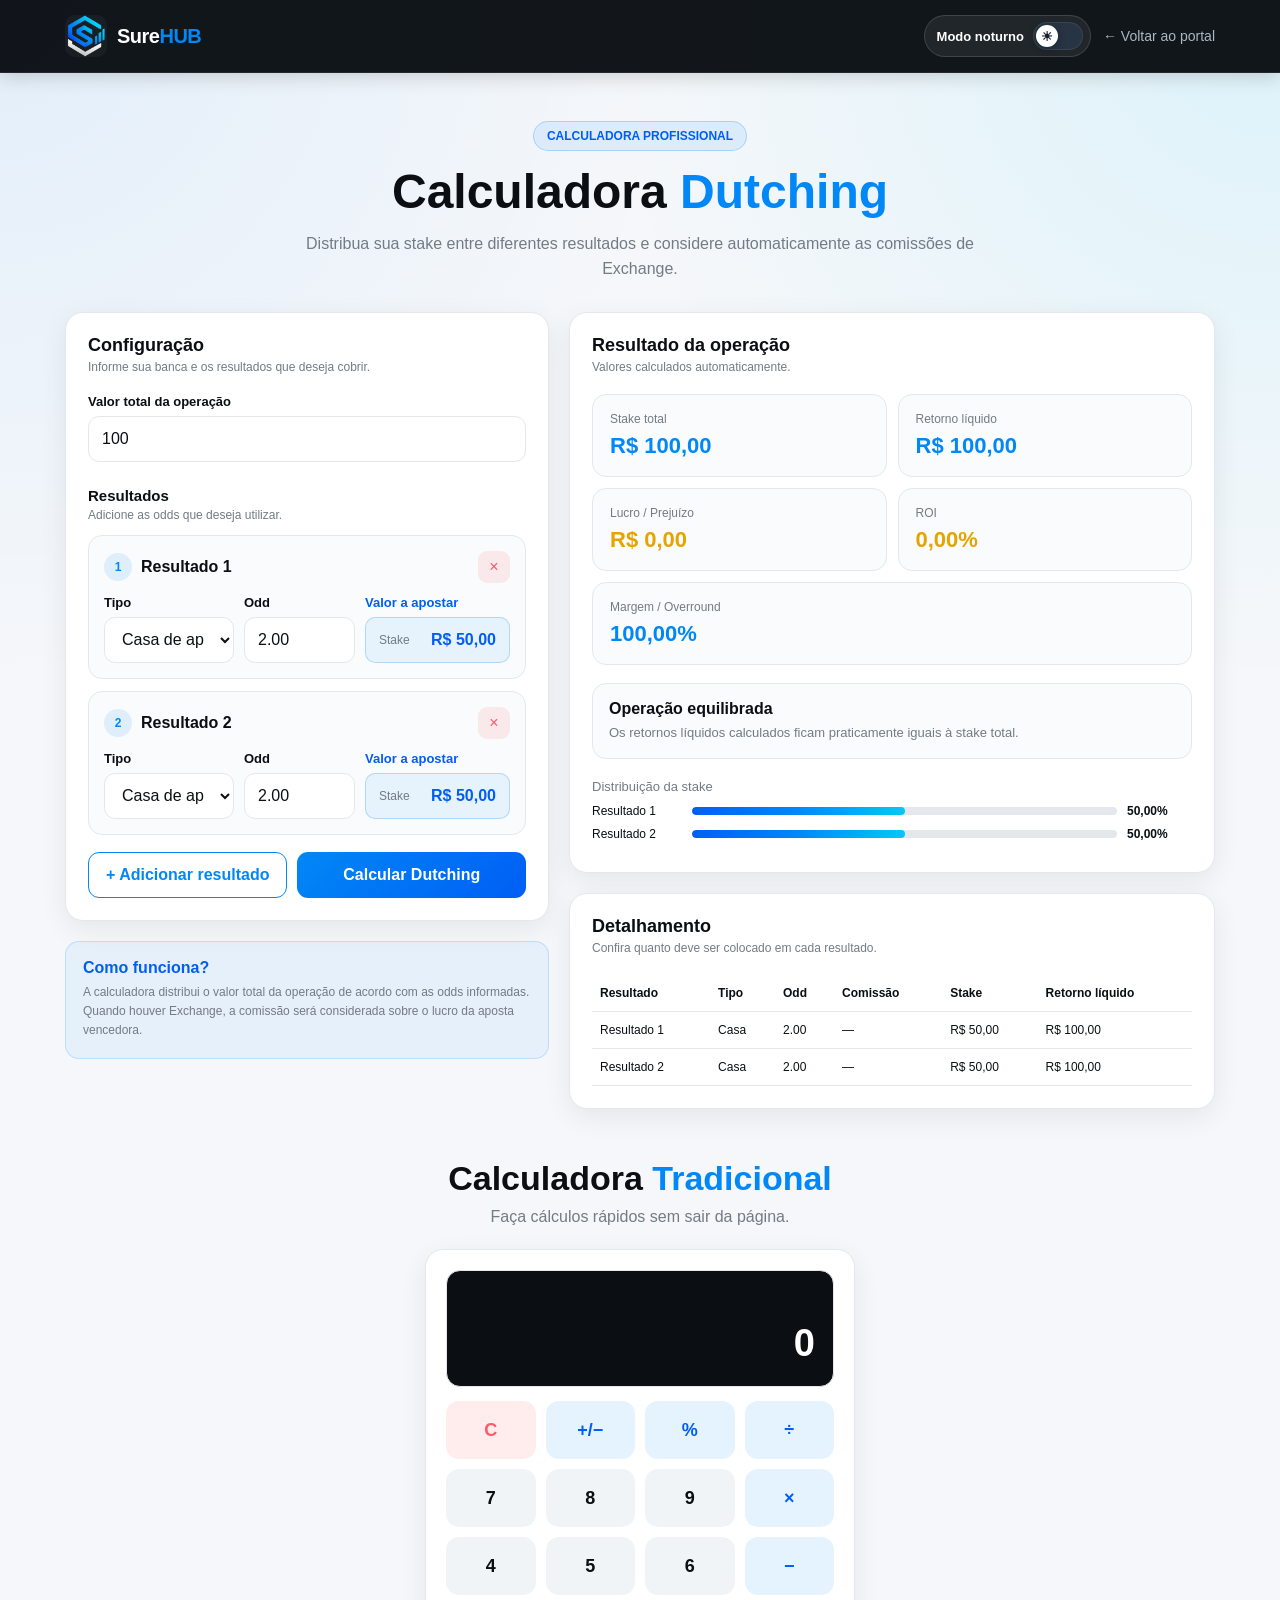
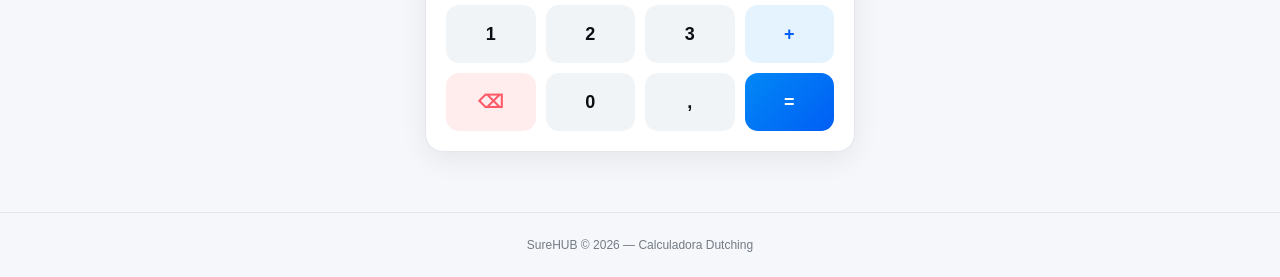
<file: dutching.html>
<!DOCTYPE html>
<html lang="pt-BR">
<head>
    <meta charset="UTF-8">
    <meta name="viewport" content="width=device-width, initial-scale=1.0">
   <link rel="icon" href="favicon.png" type="image/png">
    <title>Calculadora Dutching</title>

    <meta
        name="description"
        content="Calculadora Dutching com suporte a Exchange, comissão, distribuição de stakes, retorno, lucro e ROI."
    >

    <style>
        * {
            margin: 0;
            padding: 0;
            box-sizing: border-box;
        }

:root {
    --preto: #000000;
    --preto-suave: #0B0F14;
    --preto-card: #111820;

    --azul: #0188F6;
    --azul-claro: #03C8F7;
    --azul-escuro: #005EF5;

    --branco: #FFFFFF;

    --cinza: #AEB6C0;
    --cinza-texto: #737B85;

    --fundo: #F5F7FA;
    --borda: #E4E8ED;

    /* Compatibilidade com os componentes originais da calculadora */
    --bg: var(--fundo);
    --text: var(--preto-suave);
    --muted: var(--cinza-texto);
    --primary: var(--azul);
    --border: var(--borda);
    --radius: 18px;
}


        body {
            font-family: Arial, Helvetica, sans-serif;
            background:
                radial-gradient(circle at top right, rgba(34,197,94,0.10), transparent 30%),
                radial-gradient(circle at top left, rgba(59,130,246,0.08), transparent 30%),
                var(--bg);

            color: var(--text);
            min-height: 100vh;
        }

        button,
        input,
        select {
            font: inherit;
        }

        .container {
            width: min(1150px, calc(100% - 30px));
            margin: auto;
        }

        /* HEADER */

        header {
            border-bottom: 1px solid var(--border);
            background: rgba(7,17,31,0.92);
        }

        .header-content {
            min-height: 72px;
            display: flex;
            align-items: center;
            justify-content: space-between;
            gap: 20px;
        }

        .logo {
            display: flex;
            align-items: center;
            gap: 10px;
            text-decoration: none;
            color: white;
            font-weight: 800;
            font-size: 20px;
        }

       .logo img {
    width: 42px;
    height: 42px;
    object-fit: contain;
    display: block;
}
        .back-link {
            color: var(--muted);
            text-decoration: none;
            font-size: 14px;
            transition: .2s;
        }

        .back-link:hover {
            color: white;
        }

        /* HERO */

        .hero {
            text-align: center;
            padding: 48px 0 30px;
        }

        .hero-badge {
            display: inline-flex;
            padding: 7px 13px;
            border: 1px solid rgba(34,197,94,.25);
            background: rgba(34,197,94,.08);
            color: #86efac;
            border-radius: 999px;
            font-size: 12px;
            font-weight: 700;
            margin-bottom: 15px;
        }

        .hero h1 {
            font-size: clamp(30px, 5vw, 48px);
            line-height: 1.1;
            margin-bottom: 12px;
        }

        .hero h1 span {
            color: var(--primary);
        }

        .hero p {
            max-width: 680px;
            margin: auto;
            color: var(--muted);
            line-height: 1.6;
        }

        /* LAYOUT */

        .calculator-grid {
            display: grid;
            grid-template-columns: 1.05fr .95fr;
            gap: 20px;
            padding-bottom: 50px;
        }

        .card {
            background: linear-gradient(
                145deg,
                rgba(16,31,51,.96),
                rgba(11,23,40,.96)
            );

            border: 1px solid var(--border);
            border-radius: var(--radius);
            padding: 22px;
        }

        .card-title {
            display: flex;
            justify-content: space-between;
            align-items: center;
            gap: 15px;
            margin-bottom: 20px;
        }

        .card-title h2 {
            font-size: 18px;
        }

        .card-title p {
            color: var(--muted);
            font-size: 12px;
            margin-top: 4px;
        }

        /* INPUTS */

        .field {
            margin-bottom: 17px;
        }

        label {
            display: block;
            font-size: 13px;
            font-weight: 700;
            margin-bottom: 7px;
            color: #dbeafe;
        }

        input,
        select {
            width: 100%;
            min-height: 46px;
            border-radius: 11px;
            border: 1px solid var(--border);
            background: #091727;
            color: white;
            padding: 0 13px;
            outline: none;
            transition: .2s;
        }

        input:focus,
        select:focus {
            border-color: var(--primary);
            box-shadow: 0 0 0 3px rgba(34,197,94,.10);
        }

        .main-stake {
            font-size: 25px;
            font-weight: 800;
            color: white;
        }

        .results-list {
            display: flex;
            flex-direction: column;
            gap: 12px;
        }

        .result-row {
            padding: 15px;
            border-radius: 14px;
            background: rgba(255,255,255,.025);
            border: 1px solid var(--border);
        }

        .result-top {
            display: flex;
            align-items: center;
            justify-content: space-between;
            gap: 10px;
            margin-bottom: 12px;
        }

        .result-number {
            display: flex;
            align-items: center;
            gap: 9px;
            font-weight: 800;
        }

        .number-circle {
            width: 28px;
            height: 28px;
            border-radius: 50%;
            background: rgba(34,197,94,.12);
            color: var(--primary);
            display: flex;
            align-items: center;
            justify-content: center;
            font-size: 12px;
        }

        .remove-btn {
            border: 0;
            background: rgba(239,68,68,.10);
            color: #fca5a5;
            width: 32px;
            height: 32px;
            border-radius: 9px;
            cursor: pointer;
        }

        .result-fields {
            display: grid;
            grid-template-columns: 1fr 1fr;
            gap: 10px;
        }

        .commission-field {
            display: none;
        }

        .result-row.exchange .commission-field {
            display: block;
        }

        .calculated-stake {
            display: flex;
            align-items: center;
            justify-content: space-between;
            gap: 10px;
            margin-top: 8px;
            padding: 9px 11px;
            border: 1px solid rgba(1, 136, 246, 0.18);
            border-radius: 10px;
            background: rgba(1, 136, 246, 0.06);
            color: var(--cinza-texto);
            font-size: 12px;
        }

        .calculated-stake strong {
            color: var(--azul-escuro);
            font-size: 14px;
            white-space: nowrap;
        }

        /* BUTTONS */

        .buttons {
            display: flex;
            gap: 10px;
            margin-top: 17px;
        }

        button {
            border: 0;
            cursor: pointer;
        }

        .btn {
            min-height: 46px;
            border-radius: 11px;
            padding: 0 17px;
            font-weight: 800;
            transition: .2s;
        }

        .btn-primary {
            background: var(--primary);
            color: #031009;
            flex: 1;
        }

        .btn-primary:hover {
            background: #4ade80;
            transform: translateY(-1px);
        }

        .btn-secondary {
            background: rgba(255,255,255,.06);
            color: white;
            border: 1px solid var(--border);
        }

        .btn-secondary:hover {
            background: rgba(255,255,255,.10);
        }

        /* SUMMARY */

        .summary-grid {
            display: grid;
            grid-template-columns: 1fr 1fr;
            gap: 11px;
        }

        .summary-box {
            border-radius: 14px;
            padding: 17px;
            background: rgba(255,255,255,.035);
            border: 1px solid var(--border);
        }

        .summary-box.full {
            grid-column: 1 / -1;
        }

        .summary-label {
            color: var(--muted);
            font-size: 12px;
            margin-bottom: 7px;
        }

        .summary-value {
            font-size: 22px;
            font-weight: 900;
        }

        .positive {
            color: #4ade80;
        }

        .negative {
            color: #f87171;
        }

        .neutral {
            color: #facc15;
        }

        .distribution {
            margin-top: 20px;
        }

        .distribution-title {
            font-size: 13px;
            color: var(--muted);
            margin-bottom: 10px;
        }

        .distribution-row {
            display: grid;
            grid-template-columns: 90px 1fr 65px;
            gap: 10px;
            align-items: center;
            margin-bottom: 9px;
            font-size: 12px;
        }

        .bar {
            height: 8px;
            border-radius: 99px;
            background: #07111f;
            overflow: hidden;
        }

        .bar span {
            display: block;
            height: 100%;
            background: var(--primary);
            border-radius: inherit;
        }

        /* STATUS */

        .status {
            margin-top: 18px;
            padding: 16px;
            border-radius: 14px;
            border: 1px solid var(--border);
            background: rgba(255,255,255,.03);
        }

        .status-title {
            font-weight: 800;
            margin-bottom: 5px;
        }

        .status-text {
            color: var(--muted);
            font-size: 13px;
            line-height: 1.5;
        }

        .status.profit {
            border-color: rgba(34,197,94,.25);
            background: rgba(34,197,94,.06);
        }

        .status.loss {
            border-color: rgba(239,68,68,.25);
            background: rgba(239,68,68,.06);
        }

        /* TABLE */

        .table-wrapper {
            overflow-x: auto;
            margin-top: 20px;
        }

        table {
            width: 100%;
            border-collapse: collapse;
            min-width: 600px;
        }

        th,
        td {
            text-align: left;
            padding: 11px 8px;
            border-bottom: 1px solid var(--border);
            font-size: 12px;
        }

        th {
            color: var(--muted);
            font-weight: 700;
        }

        td {
            color: #e2e8f0;
        }

        /* INFO */

        .info {
            margin-top: 20px;
            padding: 17px;
            border-radius: 14px;
            background: rgba(59,130,246,.06);
            border: 1px solid rgba(59,130,246,.15);
        }

        .info strong {
            display: block;
            margin-bottom: 6px;
        }

        .info p {
            color: var(--muted);
            font-size: 12px;
            line-height: 1.6;
        }

        footer {
            border-top: 1px solid var(--border);
            padding: 25px 0;
            color: var(--muted);
            text-align: center;
            font-size: 12px;
        }

        /* RESPONSIVE */

        @media (max-width: 850px) {
            .calculator-grid {
                grid-template-columns: 1fr;
            }
        }

        @media (max-width: 520px) {
            .container {
                width: min(100% - 20px, 1150px);
            }

            .header-content {
                min-height: 62px;
            }

            .hero {
                padding-top: 32px;
            }

            .card {
                padding: 16px;
            }

            .result-fields {
                grid-template-columns: 1fr;
            }

            .summary-grid {
                grid-template-columns: 1fr;
            }

            .summary-box.full {
                grid-column: auto;
            }

            .buttons {
                flex-direction: column;
            }

            .distribution-row {
                grid-template-columns: 72px 1fr 52px;
            }
        }
        /* Tema oficial SureHUB — sobrescreve integralmente o tema anterior */
        :root {
            --verde: #20C997;
            --vermelho: #FF5A67;
            --amarelo: #E5A400;
            --raio: 18px;
            --sombra: 0 8px 28px rgba(11, 15, 20, 0.07);
        }

        body {
            background:
                radial-gradient(circle at top right, rgba(3, 200, 247, 0.10), transparent 30%),
                radial-gradient(circle at top left, rgba(1, 136, 246, 0.08), transparent 30%),
                var(--fundo);
            color: var(--preto-suave);
        }

        header {
            background: rgba(11, 15, 20, 0.97);
            border-bottom: 1px solid rgba(255, 255, 255, 0.08);
            box-shadow: 0 4px 18px rgba(0, 0, 0, 0.16);
        }

        .logo,
        .logo span {
            color: var(--branco);
        }

        .back-link {
            color: var(--cinza);
        }

        .back-link:hover {
            color: var(--azul-claro);
        }

        .hero-badge {
            border-color: rgba(1, 136, 246, 0.25);
            background: rgba(1, 136, 246, 0.09);
            color: var(--azul-escuro);
        }

        .hero h1,
        .card-title h2,
        .status-title,
        .result-number {
            color: var(--preto-suave);
        }

        .hero h1 span {
            color: var(--azul);
        }

        .hero p,
        .card-title p,
        .summary-label,
        .distribution-title,
        .status-text,
        .info p,
        footer {
            color: var(--cinza-texto);
        }

        .card {
            background: var(--branco);
            border: 1px solid var(--borda);
            border-radius: var(--raio);
            box-shadow: var(--sombra);
        }

        label {
            color: var(--preto-suave);
        }

        input,
        select {
            background: var(--branco);
            border: 1px solid var(--borda);
            color: var(--preto-suave);
        }

        input:focus,
        select:focus {
            border-color: var(--azul);
            box-shadow: 0 0 0 3px rgba(1, 136, 246, 0.12);
        }

        .main-stake {
            color: var(--preto-suave);
        }

        .result-row,
        .summary-box,
        .status {
            background: #FAFBFC;
            border: 1px solid var(--borda);
        }

        .number-circle {
            background: rgba(1, 136, 246, 0.11);
            color: var(--azul);
        }

        .remove-btn {
            background: rgba(255, 90, 103, 0.11);
            color: var(--vermelho);
            transition: 0.2s;
        }

        .remove-btn:hover {
            background: var(--vermelho);
            color: var(--branco);
        }

        .btn-primary {
            background: linear-gradient(135deg, var(--azul), var(--azul-escuro));
            color: var(--branco);
        }

        .btn-primary:hover {
            background: linear-gradient(135deg, var(--azul-claro), var(--azul));
        }

        .btn-secondary {
            background: var(--branco);
            color: var(--azul);
            border-color: var(--azul);
        }

        .btn-secondary:hover {
            background: rgba(1, 136, 246, 0.07);
        }

        .summary-value {
            color: var(--azul);
        }

        .summary-value.positive {
            color: var(--verde);
        }

        .summary-value.negative {
            color: var(--vermelho);
        }

        .summary-value.neutral {
            color: var(--amarelo);
        }

        .bar {
            background: var(--borda);
        }

        .bar span {
            background: linear-gradient(90deg, var(--azul-escuro), var(--azul), var(--azul-claro));
        }

        .status.profit {
            border-color: rgba(32, 201, 151, 0.35);
            background: rgba(32, 201, 151, 0.08);
        }

        .status.loss {
            border-color: rgba(255, 90, 103, 0.35);
            background: rgba(255, 90, 103, 0.08);
        }

        table {
            background: var(--branco);
            color: var(--preto-suave);
        }

        th,
        td {
            border-bottom: 1px solid var(--borda);
        }

        th,
        td {
            color: var(--preto-suave);
        }

        tbody tr:hover {
            background: rgba(1, 136, 246, 0.04);
        }

        .info {
            background: rgba(1, 136, 246, 0.06);
            border-color: rgba(1, 136, 246, 0.18);
        }

        .info strong {
            color: var(--azul-escuro);
        }

        footer {
            border-top: 1px solid var(--borda);
        }

        /* Stake calculada ao lado da odd */
        .result-fields {
            grid-template-columns: minmax(130px, 1fr) minmax(110px, 1fr) minmax(145px, 1fr);
            align-items: start;
        }

        .stake-field label {
            color: var(--azul-escuro);
        }

        .calculated-stake {
            min-height: 46px;
            margin-top: 0;
            padding: 0 13px;
            background: rgba(1, 136, 246, 0.08);
            border-color: rgba(1, 136, 246, 0.24);
        }

        .calculated-stake strong {
            font-size: 16px;
        }

        .commission-field {
            grid-column: 1 / -1;
            max-width: calc((100% - 20px) / 3);
        }

        /* Calculadora tradicional */
        .standard-calculator-section {
            padding: 0 0 60px;
        }

        .standard-calculator-wrap {
            max-width: 430px;
            margin: 0 auto;
        }

        .standard-calculator-heading {
            text-align: center;
            margin-bottom: 20px;
        }

        .standard-calculator-heading h2 {
            color: var(--preto-suave);
            font-size: clamp(24px, 4vw, 34px);
            margin-bottom: 7px;
        }

        .standard-calculator-heading h2 span {
            color: var(--azul);
        }

        .standard-calculator-heading p {
            color: var(--cinza-texto);
            line-height: 1.5;
        }

        .standard-calculator {
            padding: 20px;
            background: var(--branco);
            border: 1px solid var(--borda);
            border-radius: var(--raio);
            box-shadow: var(--sombra);
        }

        .standard-display {
            width: 100%;
            min-height: 92px;
            margin-bottom: 14px;
            padding: 18px;
            border: 1px solid var(--borda);
            border-radius: 14px;
            background: var(--preto-suave);
            color: var(--branco);
            text-align: right;
            line-height: 1.25;
            overflow-x: auto;
            white-space: nowrap;
        }

        .standard-expression {
            min-height: 24px;
            margin-bottom: 7px;
            color: var(--cinza);
            font-size: 16px;
            font-weight: 600;
        }

        .standard-current-value {
            min-height: 48px;
            color: var(--branco);
            font-size: clamp(28px, 7vw, 38px);
            font-weight: 800;
        }

        .standard-buttons {
            display: grid;
            grid-template-columns: repeat(4, 1fr);
            gap: 10px;
        }

        .calc-key {
            min-height: 58px;
            border-radius: 13px;
            background: #F1F4F7;
            color: var(--preto-suave);
            font-size: 18px;
            font-weight: 800;
            transition: transform .15s, background .15s;
        }

        .calc-key:hover {
            background: #E7ECF1;
            transform: translateY(-1px);
        }

        .calc-key.operator {
            background: rgba(1, 136, 246, 0.10);
            color: var(--azul-escuro);
        }

        .calc-key.clear {
            background: rgba(255, 90, 103, 0.11);
            color: var(--vermelho);
        }

        .calc-key.equals {
            background: linear-gradient(135deg, var(--azul), var(--azul-escuro));
            color: var(--branco);
        }

        .calc-key.equals:hover {
            background: linear-gradient(135deg, var(--azul-claro), var(--azul));
        }

        @media (max-width: 620px) {
            .result-fields {
                grid-template-columns: 1fr;
            }

            .commission-field {
                grid-column: auto;
                max-width: none;
            }

            .standard-calculator-section {
                padding-bottom: 40px;
            }

            .standard-calculator {
                padding: 14px;
            }

            .calc-key {
                min-height: 54px;
            }
        }
    </style>

<style id="surehub-dark-mode-and-brand">
/* Logo oficial no cabeçalho */
.surehub-logo-mark{
    width:44px;
    height:44px;
    object-fit:cover;
    object-position:center;
    border-radius:10px;
    display:block;
}
.brand-name{display:inline-flex;align-items:baseline;font-weight:900;letter-spacing:-.5px}
.logo .brand-sure{color:#FFFFFF !important}
.logo .brand-hub{color:#0188F6 !important}

/* Ações do cabeçalho */
.header-actions{display:flex;align-items:center;gap:12px}
.theme-toggle{
    display:inline-flex;align-items:center;gap:9px;
    min-height:42px;padding:5px 7px 5px 12px;
    border:1px solid rgba(255,255,255,.14);
    border-radius:999px;background:rgba(255,255,255,.07);
    color:#fff;font-weight:800;font-size:13px;cursor:pointer;
    transition:.25s ease;
}
.theme-toggle:hover{background:rgba(255,255,255,.12);transform:translateY(-1px)}
.theme-toggle-track{
    position:relative;width:50px;height:28px;border-radius:999px;
    background:#273443;box-shadow:inset 0 0 0 1px rgba(255,255,255,.08);
    transition:.25s ease;
}
.theme-toggle-thumb{
    position:absolute;top:3px;left:3px;width:22px;height:22px;
    display:flex;align-items:center;justify-content:center;border-radius:50%;
    background:#fff;color:#17202a;font-size:13px;transition:.25s ease;
    box-shadow:0 2px 8px rgba(0,0,0,.25);
}
body.dark-mode .theme-toggle-track{background:linear-gradient(135deg,#0188F6,#005EF5)}
body.dark-mode .theme-toggle-thumb{transform:translateX(22px);background:#07111F;color:#facc15}

/* Tema noturno */
body.dark-mode{
    --fundo:#07111F;
    --bg:#07111F;
    --branco:#0D1928;
    --borda:#223247;
    --border:#223247;
    --preto-suave:#F5F8FC;
    --text:#F5F8FC;
    --cinza-texto:#AEB9C7;
    --muted:#AEB9C7;
    background:
      radial-gradient(circle at top right,rgba(3,200,247,.10),transparent 30%),
      radial-gradient(circle at top left,rgba(1,136,246,.12),transparent 30%),
      #07111F;
    color:#F5F8FC;
}
body.dark-mode .card,
body.dark-mode .standard-calculator{
    background:#0D1928;border-color:#223247;box-shadow:0 8px 28px rgba(0,0,0,.24)
}
body.dark-mode .hero h1,
body.dark-mode .card-title h2,
body.dark-mode .status-title,
body.dark-mode .result-number,
body.dark-mode label,
body.dark-mode .main-stake,
body.dark-mode .standard-calculator-heading h2{color:#F5F8FC}
body.dark-mode .hero p,
body.dark-mode .card-title p,
body.dark-mode .summary-label,
body.dark-mode .distribution-title,
body.dark-mode .status-text,
body.dark-mode .info p,
body.dark-mode footer,
body.dark-mode .standard-calculator-heading p{color:#AEB9C7}
body.dark-mode input,
body.dark-mode select{background:#091727;border-color:#26384E;color:#fff}
body.dark-mode .result-row,
body.dark-mode .summary-box,
body.dark-mode .status{background:#101E2E;border-color:#26384E}
body.dark-mode table{background:#0D1928;color:#F5F8FC}
body.dark-mode th,
body.dark-mode td{color:#EAF0F7;border-color:#26384E}
body.dark-mode tbody tr:hover{background:rgba(1,136,246,.08)}
body.dark-mode .info{background:rgba(1,136,246,.08);border-color:rgba(3,200,247,.22)}
body.dark-mode .info strong{color:#03C8F7}
body.dark-mode .calculated-stake{background:rgba(1,136,246,.12);border-color:rgba(3,200,247,.24);color:#AEB9C7}
body.dark-mode .calculated-stake strong,
body.dark-mode .stake-field label{color:#54D9FA}
body.dark-mode .btn-secondary{background:#101E2E;color:#54D9FA;border-color:#0188F6}
body.dark-mode .btn-secondary:hover{background:#15283D}
body.dark-mode .bar{background:#26384E}
body.dark-mode .calc-key{background:#172638;color:#F5F8FC}
body.dark-mode .calc-key:hover{background:#20344A}
body.dark-mode .calc-key.operator{background:rgba(1,136,246,.16);color:#54D9FA}
body.dark-mode .summary-value{color:#54D9FA}
body.dark-mode .summary-value.positive{color:#4ade80}
body.dark-mode .summary-value.negative{color:#ff7b86}
body.dark-mode .summary-value.neutral{color:#facc15}

/* Mantém a identidade da marca nos dois temas */
body.dark-mode .logo .brand-sure{color:#FFFFFF !important}
body.dark-mode .logo .brand-hub{color:#0188F6 !important}

@media(max-width:620px){
    .header-actions{gap:7px}
    .theme-toggle{padding-left:8px}
    .theme-toggle-label{display:none}
    .surehub-logo-mark{width:38px;height:38px}
    .logo{gap:7px;font-size:18px}
    .back-link{font-size:12px}
}
</style>


<style id="surehub-editable-logo-slot">
.surehub-logo-mark{
    flex:0 0 auto;
    background:rgba(255,255,255,.04);
}
/* Se logo-surehub.png ainda não existir, o espaço continua reservado. */
.logo:has(.surehub-logo-mark[style*="visibility: hidden"]) .surehub-logo-mark{
    width:44px;
    height:44px;
}
@media(max-width:620px){
    .logo:has(.surehub-logo-mark[style*="visibility: hidden"]) .surehub-logo-mark{
        width:38px;
        height:38px;
    }
}
</style>

</head>

<body>

<header>
    <div class="container header-content">

<a href="index.html" class="logo">
    <!-- LOGOMARCA SUREHUB
     Coloque o arquivo da sua logo na mesma pasta deste HTML
     e use o nome "logo-surehub.png".
     Se quiser outro nome/caminho, altere apenas o src abaixo. -->
<img src="favicon.png"
     alt="Logo SureHUB"
     class="surehub-logo-mark"
     onerror="this.style.visibility='hidden';"
>
    <span class="brand-name"><span class="brand-sure">Sure</span><span class="brand-hub">HUB</span></span>
</a>

        <div class="header-actions">
<button type="button" id="themeToggle" class="theme-toggle" aria-label="Ativar modo noturno" aria-pressed="false">
    <span class="theme-toggle-label">Modo noturno</span>
    <span class="theme-toggle-track" aria-hidden="true"><span class="theme-toggle-thumb">☀</span></span>
</button>
<a href="index.html" class="back-link">
            ← Voltar ao portal
        </a>
</div>

    </div>
</header>


<main>

    <section class="hero">
        <div class="container">

            <div class="hero-badge">
                CALCULADORA PROFISSIONAL
            </div>

            <h1>
                Calculadora <span>Dutching</span>
            </h1>

            <p>
                Distribua sua stake entre diferentes resultados e considere
                automaticamente as comissões de Exchange.
            </p>

        </div>
    </section>


    <section class="container calculator-grid">

        <!-- CONFIGURAÇÃO -->

        <div>

            <div class="card">

                <div class="card-title">
                    <div>
                        <h2>Configuração</h2>
                        <p>Informe sua banca e os resultados que deseja cobrir.</p>
                    </div>
                </div>


                <div class="field">

                    <label for="totalStake">
                        Valor total da operação
                    </label>

                    <input
                        type="number"
                        id="totalStake"
                        min="0"
                        step="0.01"
                        value="100"
                        placeholder="Ex.: 100"
                    >

                </div>


                <div class="card-title" style="margin-top:25px; margin-bottom:13px;">
                    <div>
                        <h2 style="font-size:15px;">
                            Resultados
                        </h2>

                        <p>
                            Adicione as odds que deseja utilizar.
                        </p>
                    </div>
                </div>


                <div id="resultsList" class="results-list"></div>


                <div class="buttons">

                    <button
                        type="button"
                        id="addResult"
                        class="btn btn-secondary"
                    >
                        + Adicionar resultado
                    </button>

                    <button
                        type="button"
                        id="calculate"
                        class="btn btn-primary"
                    >
                        Calcular Dutching
                    </button>

                </div>

            </div>


            <div class="info">

                <strong>
                    Como funciona?
                </strong>

                <p>
                    A calculadora distribui o valor total da operação de acordo
                    com as odds informadas. Quando houver Exchange, a comissão
                    será considerada sobre o lucro da aposta vencedora.
                </p>

            </div>

        </div>


        <!-- RESULTADOS -->

        <div>

            <div class="card">

                <div class="card-title">

                    <div>
                        <h2>Resultado da operação</h2>
                        <p>Valores calculados automaticamente.</p>
                    </div>

                </div>


                <div class="summary-grid">

                    <div class="summary-box">

                        <div class="summary-label">
                            Stake total
                        </div>

                        <div
                            id="summaryStake"
                            class="summary-value"
                        >
                            R$ 100,00
                        </div>

                    </div>


                    <div class="summary-box">

                        <div class="summary-label">
                            Retorno líquido
                        </div>

                        <div
                            id="summaryReturn"
                            class="summary-value"
                        >
                            R$ 0,00
                        </div>

                    </div>


                    <div class="summary-box">

                        <div class="summary-label">
                            Lucro / Prejuízo
                        </div>

                        <div
                            id="summaryProfit"
                            class="summary-value"
                        >
                            R$ 0,00
                        </div>

                    </div>


                    <div class="summary-box">

                        <div class="summary-label">
                            ROI
                        </div>

                        <div
                            id="summaryROI"
                            class="summary-value"
                        >
                            0,00%
                        </div>

                    </div>


                    <div class="summary-box full">

                        <div class="summary-label">
                            Margem / Overround
                        </div>

                        <div
                            id="summaryMargin"
                            class="summary-value"
                        >
                            0,00%
                        </div>

                    </div>

                </div>


                <div id="status" class="status">

                    <div class="status-title">
                        Aguardando cálculo
                    </div>

                    <div class="status-text">
                        Informe pelo menos dois resultados válidos.
                    </div>

                </div>


                <div class="distribution">

                    <div class="distribution-title">
                        Distribuição da stake
                    </div>

                    <div id="distributionList"></div>

                </div>

            </div>


            <div class="card" style="margin-top:20px;">

                <div class="card-title">

                    <div>
                        <h2>Detalhamento</h2>
                        <p>
                            Confira quanto deve ser colocado em cada resultado.
                        </p>
                    </div>

                </div>


                <div class="table-wrapper">

                    <table>

                        <thead>

                            <tr>
                                <th>Resultado</th>
                                <th>Tipo</th>
                                <th>Odd</th>
                                <th>Comissão</th>
                                <th>Stake</th>
                                <th>Retorno líquido</th>
                            </tr>

                        </thead>

                        <tbody id="detailsBody">

                            <tr>
                                <td colspan="6">
                                    Nenhum cálculo realizado.
                                </td>
                            </tr>

                        </tbody>

                    </table>

                </div>

            </div>

        </div>

    </section>


    <section class="standard-calculator-section">

        <div class="container standard-calculator-wrap">

            <div class="standard-calculator-heading">
                <h2>Calculadora <span>Tradicional</span></h2>
                <p>Faça cálculos rápidos sem sair da página.</p>
            </div>

            <div class="standard-calculator">

                <div
                    id="standardDisplay"
                    class="standard-display"
                    role="status"
                    aria-live="polite"
                >
                    <div id="standardExpression" class="standard-expression"></div>
                    <div id="standardCurrentValue" class="standard-current-value">0</div>
                </div>

                <div class="standard-buttons" id="standardButtons">
                    <button type="button" class="calc-key clear" data-action="clear">C</button>
                    <button type="button" class="calc-key operator" data-action="sign">+/−</button>
                    <button type="button" class="calc-key operator" data-action="percent">%</button>
                    <button type="button" class="calc-key operator" data-operator="/">÷</button>

                    <button type="button" class="calc-key" data-value="7">7</button>
                    <button type="button" class="calc-key" data-value="8">8</button>
                    <button type="button" class="calc-key" data-value="9">9</button>
                    <button type="button" class="calc-key operator" data-operator="*">×</button>

                    <button type="button" class="calc-key" data-value="4">4</button>
                    <button type="button" class="calc-key" data-value="5">5</button>
                    <button type="button" class="calc-key" data-value="6">6</button>
                    <button type="button" class="calc-key operator" data-operator="-">−</button>

                    <button type="button" class="calc-key" data-value="1">1</button>
                    <button type="button" class="calc-key" data-value="2">2</button>
                    <button type="button" class="calc-key" data-value="3">3</button>
                    <button type="button" class="calc-key operator" data-operator="+">+</button>

                    <button type="button" class="calc-key clear" data-action="backspace">⌫</button>
                    <button type="button" class="calc-key" data-value="0">0</button>
                    <button type="button" class="calc-key" data-value=".">,</button>
                    <button type="button" class="calc-key equals" data-action="equals">=</button>
                </div>

            </div>

        </div>

    </section>

</main>


<footer>

    <div class="container">
        SureHUB © 2026 — Calculadora Dutching
    </div>

</footer>


<script>

    const resultsList = document.getElementById("resultsList");
    const addResultButton = document.getElementById("addResult");
    const calculateButton = document.getElementById("calculate");

    const totalStakeInput = document.getElementById("totalStake");

    let resultCount = 0;


    function money(value) {

        return Number(value || 0).toLocaleString("pt-BR", {
            style: "currency",
            currency: "BRL"
        });

    }


    function percent(value) {

        return Number(value || 0).toLocaleString("pt-BR", {
            minimumFractionDigits: 2,
            maximumFractionDigits: 2
        }) + "%";

    }


    function formatOddInput(event) {

        const input = event.target;

        const digits = input.value
            .replace(/\D/g, "")
            .slice(0, 8);


        if (!digits) {
            input.value = "";
            calculate();
            return;
        }


        input.value =
            (Number(digits) / 100).toFixed(2);


        calculate();

    }


    function createResult() {

        resultCount++;

        const row = document.createElement("div");

        row.className = "result-row";

        row.dataset.id = resultCount;


        row.innerHTML = `

            <div class="result-top">

                <div class="result-number">

                    <div class="number-circle">
                        ${resultCount}
                    </div>

                    <span>
                        Resultado ${resultCount}
                    </span>

                </div>


                <button
                    type="button"
                    class="remove-btn"
                    title="Remover resultado"
                >
                    ×
                </button>

            </div>


            <div class="result-fields">

                <div>

                    <label>
                        Tipo
                    </label>

                    <select class="type">

                        <option value="book">
                            Casa de apostas
                        </option>

                        <option value="exchange">
                            Exchange
                        </option>

                    </select>

                </div>


                <div>

                    <label>
                        Odd
                    </label>

                    <input
                        class="odd"
                        type="text"
                        inputmode="numeric"
                        autocomplete="off"
                        maxlength="10"
                        placeholder="Ex.: 2.00"
                    >

                </div>


                <div class="stake-field">

                    <label>
                        Valor a apostar
                    </label>

                    <div class="calculated-stake">
                        <span>Stake</span>
                        <strong class="stake-value">R$ 0,00</strong>
                    </div>

                </div>


                <div class="commission-field">

                    <label>
                        Comissão (%)
                    </label>

                    <input
                        class="commission"
                        type="number"
                        min="0"
                        max="100"
                        step="0.01"
                        value="5"
                        placeholder="Ex.: 5"
                    >

                </div>

            </div>
        `;


        const type = row.querySelector(".type");


        type.addEventListener("change", () => {

            row.classList.toggle(
                "exchange",
                type.value === "exchange"
            );

            calculate();

        });


        const oddInput = row.querySelector(".odd");


        oddInput.addEventListener(
            "input",
            formatOddInput
        );


        oddInput.addEventListener(
            "focus",
            event => event.target.select()
        );


        row.querySelector(".commission").addEventListener(
            "input",
            calculate
        );


        row.querySelector(".remove-btn").addEventListener(
            "click",
            () => {

                if (resultsList.children.length <= 2) {

                    alert(
                        "A calculadora precisa de pelo menos 2 resultados."
                    );

                    return;
                }

                row.remove();

                renumberResults();

                calculate();

            }
        );


        resultsList.appendChild(row);

        return row;

    }


    function renumberResults() {

        const rows = [
            ...resultsList.querySelectorAll(".result-row")
        ];

        rows.forEach((row, index) => {

            const number = index + 1;

            row.querySelector(".number-circle").textContent =
                number;

            row.querySelector(".result-number span").textContent =
                `Resultado ${number}`;

        });

    }


    function getResults() {

        const rows = [
            ...resultsList.querySelectorAll(".result-row")
        ];


        return rows.map((row, index) => {

            const type =
                row.querySelector(".type").value;

            const odd =
                parseFloat(row.querySelector(".odd").value);

            const commission =
                parseFloat(
                    row.querySelector(".commission").value
                ) || 0;


            return {

                index: index + 1,

                type,

                odd,

                commission:
                    type === "exchange"
                        ? commission
                        : 0

            };

        });

    }


    function calculate() {

        const totalStake =
            parseFloat(totalStakeInput.value);


        const results = getResults();


        const validResults = results.filter(
            result =>
                Number.isFinite(result.odd) &&
                result.odd > 1
        );


        if (
            !Number.isFinite(totalStake) ||
            totalStake <= 0 ||
            validResults.length < 2
        ) {

            resetSummary();

            return;

        }


        /*
         * Para cada resultado calculamos um
         * "retorno efetivo" considerando a comissão
         * do Exchange.
         *
         * Casa tradicional:
         *
         * retorno = odd
         *
         * Exchange:
         *
         * lucro líquido = (odd - 1) × (1 - comissão)
         *
         * retorno total = 1 + lucro líquido
         */

        validResults.forEach(result => {

            const commissionRate =
                result.commission / 100;

            result.effectiveReturn =
                result.type === "exchange"

                    ? 1 +
                      ((result.odd - 1) *
                      (1 - commissionRate))

                    : result.odd;

        });


        /*
         * Dutching:
         *
         * Stake_i =
         * totalStake / effectiveReturn_i
         * dividido pela soma dos inversos
         */

        const inverseSum =
            validResults.reduce(
                (sum, result) =>
                    sum + (1 / result.effectiveReturn),
                0
            );


        validResults.forEach(result => {

            result.stake =
                totalStake *
                (1 / result.effectiveReturn) /
                inverseSum;


            if (result.type === "exchange") {

                const grossProfit =
                    result.stake *
                    (result.odd - 1);

                const commissionValue =
                    grossProfit *
                    (result.commission / 100);

                result.netProfit =
                    grossProfit -
                    commissionValue;

                result.netReturn =
                    result.stake +
                    result.netProfit;

            } else {

                result.netReturn =
                    result.stake *
                    result.odd;

                result.netProfit =
                    result.netReturn -
                    result.stake;

            }

        });


        /*
         * Para um Dutching perfeito, os retornos
         * líquidos são iguais.
         */

        const returns =
            validResults.map(
                result => result.netReturn
            );


        const averageReturn =
            returns.reduce(
                (a, b) => a + b,
                0
            ) / returns.length;


        const profit =
            averageReturn - totalStake;


        const roi =
            (profit / totalStake) * 100;


        /*
         * Overround tradicional baseado nas odds.
         */

        const overround =
            validResults.reduce(
                (sum, result) =>
                    sum + (1 / result.odd),
                0
            ) * 100;


        updateSummary(
            totalStake,
            averageReturn,
            profit,
            roi,
            overround
        );


        updateDistribution(
            validResults,
            totalStake
        );


        updateInlineStakes(
            validResults
        );


        updateTable(
            validResults
        );

    }


    function updateInlineStakes(results) {

        const rows = [
            ...resultsList.querySelectorAll(".result-row")
        ];

        rows.forEach(row => {
            row.querySelector(".stake-value").textContent = money(0);
        });

        results.forEach(result => {
            const row = rows[result.index - 1];

            if (row) {
                row.querySelector(".stake-value").textContent =
                    money(result.stake);
            }
        });

    }


    function updateSummary(
        totalStake,
        returnValue,
        profit,
        roi,
        margin
    ) {

        document.getElementById(
            "summaryStake"
        ).textContent = money(totalStake);


        document.getElementById(
            "summaryReturn"
        ).textContent = money(returnValue);


        const profitElement =
            document.getElementById("summaryProfit");


        profitElement.textContent =
            money(profit);


        profitElement.className =
            "summary-value " +
            (
                profit > 0.005
                    ? "positive"
                    : profit < -0.005
                        ? "negative"
                        : "neutral"
            );


        const roiElement =
            document.getElementById("summaryROI");


        roiElement.textContent =
            percent(roi);


        roiElement.className =
            "summary-value " +
            (
                roi > 0.005
                    ? "positive"
                    : roi < -0.005
                        ? "negative"
                        : "neutral"
            );


        document.getElementById(
            "summaryMargin"
        ).textContent =
            percent(margin);


        const status =
            document.getElementById("status");


        status.className =
            "status " +
            (
                profit > 0.005
                    ? "profit"
                    : profit < -0.005
                        ? "loss"
                        : ""
            );


        const title =
            status.querySelector(".status-title");


        const text =
            status.querySelector(".status-text");


        if (profit > 0.005) {

            title.textContent =
                "Resultado positivo";

            text.textContent =
                `Com os parâmetros informados, o retorno líquido médio fica ${money(profit)} acima da stake total.`;

        } else if (profit < -0.005) {

            title.textContent =
                "Operação com prejuízo";

            text.textContent =
                `Com os parâmetros informados, a operação apresenta uma diferença de ${money(Math.abs(profit))} em relação à stake total.`;

        } else {

            title.textContent =
                "Operação equilibrada";

            text.textContent =
                "Os retornos líquidos calculados ficam praticamente iguais à stake total.";

        }

    }


    function updateDistribution(
        results,
        totalStake
    ) {

        const container =
            document.getElementById(
                "distributionList"
            );


        container.innerHTML = "";


        results.forEach(result => {

            const percentage =
                (result.stake / totalStake) * 100;


            const row =
                document.createElement("div");


            row.className =
                "distribution-row";


            row.innerHTML = `

                <span>
                    Resultado ${result.index}
                </span>

                <div class="bar">
                    <span style="width:${Math.min(
                        percentage,
                        100
                    )}%"></span>
                </div>

                <strong>
                    ${percent(percentage)}
                </strong>

            `;


            container.appendChild(row);

        });

    }


    function updateTable(results) {

        const body =
            document.getElementById(
                "detailsBody"
            );


        body.innerHTML = "";


        results.forEach(result => {

            const row =
                document.createElement("tr");


            row.innerHTML = `

                <td>
                    Resultado ${result.index}
                </td>

                <td>
                    ${
                        result.type === "exchange"
                            ? "Exchange"
                            : "Casa"
                    }
                </td>

                <td>
                    ${result.odd.toFixed(2)}
                </td>

                <td>
                    ${
                        result.type === "exchange"
                            ? percent(result.commission)
                            : "—"
                    }
                </td>

                <td>
                    ${money(result.stake)}
                </td>

                <td>
                    ${money(result.netReturn)}
                </td>

            `;


            body.appendChild(row);

        });

    }


    function resetSummary() {

        resultsList.querySelectorAll(".stake-value").forEach(
            element => {
                element.textContent = money(0);
            }
        );

        document.getElementById(
            "summaryStake"
        ).textContent =
            money(
                parseFloat(totalStakeInput.value) || 0
            );


        document.getElementById(
            "summaryReturn"
        ).textContent =
            money(0);


        document.getElementById(
            "summaryProfit"
        ).textContent =
            money(0);


        document.getElementById(
            "summaryROI"
        ).textContent =
            percent(0);


        document.getElementById(
            "summaryMargin"
        ).textContent =
            percent(0);


        document.getElementById(
            "distributionList"
        ).innerHTML = "";


        document.getElementById(
            "detailsBody"
        ).innerHTML = `

            <tr>
                <td colspan="6">
                    Nenhum cálculo realizado.
                </td>
            </tr>

        `;


        const status =
            document.getElementById("status");


        status.className = "status";


        status.querySelector(
            ".status-title"
        ).textContent =
            "Aguardando cálculo";


        status.querySelector(
            ".status-text"
        ).textContent =
            "Informe pelo menos dois resultados válidos.";

    }


    addResultButton.addEventListener(
        "click",
        () => {

            if (resultsList.children.length >= 12) {

                alert(
                    "Você pode adicionar no máximo 12 resultados."
                );

                return;

            }

            createResult();

        }
    );


    calculateButton.addEventListener(
        "click",
        calculate
    );


    totalStakeInput.addEventListener(
        "input",
        calculate
    );


    /* Calculadora tradicional */

    const standardExpression =
        document.getElementById("standardExpression");

    const standardCurrentValue =
        document.getElementById("standardCurrentValue");

    const standardButtons =
        document.getElementById("standardButtons");

    let standardInput = "0";
    let standardStoredValue = null;
    let standardOperator = null;
    let standardWaitingForOperand = false;
    let standardExpressionText = "";


    function renderStandardDisplay() {
        standardExpression.textContent = standardExpressionText;

        standardCurrentValue.textContent =
            standardInput === "Erro"
                ? "Erro"
                : standardInput.replace(".", ",");
    }


    function standardOperatorSymbol(operator) {
        return {
            "+": "+",
            "-": "−",
            "*": "×",
            "/": "÷"
        }[operator] || "";
    }


    function standardDisplayNumber(value) {
        return String(value).replace(".", ",");
    }


    function showCurrentStandardOperation(includeInput = false) {
        if (standardStoredValue === null || standardOperator === null) {
            return;
        }

        standardExpressionText =
            `${standardDisplayNumber(standardStoredValue)} ` +
            `${standardOperatorSymbol(standardOperator)}` +
            (
                includeInput
                    ? ` ${standardDisplayNumber(standardInput)}`
                    : ""
            );
    }


    function normalizeStandardResult(value) {
        if (!Number.isFinite(value)) {
            return "Erro";
        }

        return String(Number(value.toPrecision(12)));
    }


    function computeStandard(first, second, operator) {
        switch (operator) {
            case "+":
                return first + second;
            case "-":
                return first - second;
            case "*":
                return first * second;
            case "/":
                return second === 0 ? NaN : first / second;
            default:
                return second;
        }
    }


    function clearStandardCalculator() {
        standardInput = "0";
        standardStoredValue = null;
        standardOperator = null;
        standardWaitingForOperand = false;
        standardExpressionText = "";
        renderStandardDisplay();
    }


    function inputStandardValue(value) {
        if (standardInput === "Erro" || standardWaitingForOperand) {
            if (standardOperator === null) {
                standardExpressionText = "";
            }

            standardInput = value === "." ? "0." : value;
            standardWaitingForOperand = false;
        } else if (value === ".") {
            if (!standardInput.includes(".")) {
                standardInput += ".";
            }
        } else {
            standardInput =
                standardInput === "0"
                    ? value
                    : standardInput + value;
        }

        showCurrentStandardOperation(true);
        renderStandardDisplay();
    }


    function chooseStandardOperator(nextOperator) {
        const inputValue = parseFloat(standardInput);

        if (standardInput === "Erro") {
            clearStandardCalculator();
            return;
        }

        if (
            standardOperator &&
            standardStoredValue !== null &&
            !standardWaitingForOperand
        ) {
            const result = computeStandard(
                standardStoredValue,
                inputValue,
                standardOperator
            );

            standardInput = normalizeStandardResult(result);
            standardStoredValue =
                standardInput === "Erro"
                    ? null
                    : parseFloat(standardInput);

            renderStandardDisplay();
        } else if (standardStoredValue === null) {
            standardStoredValue = inputValue;
        }

        if (standardInput !== "Erro") {
            standardOperator = nextOperator;
            standardWaitingForOperand = true;
            showCurrentStandardOperation(false);
            renderStandardDisplay();
        }
    }


    function finishStandardCalculation() {
        if (
            standardOperator === null ||
            standardStoredValue === null ||
            standardWaitingForOperand ||
            standardInput === "Erro"
        ) {
            return;
        }

        const firstValue = standardStoredValue;
        const secondValue = parseFloat(standardInput);
        const completedOperator = standardOperator;

        const result = computeStandard(
            firstValue,
            secondValue,
            completedOperator
        );

        standardExpressionText =
            `${standardDisplayNumber(firstValue)} ` +
            `${standardOperatorSymbol(completedOperator)} ` +
            `${standardDisplayNumber(standardInput)} =`;

        standardInput = normalizeStandardResult(result);
        standardStoredValue = null;
        standardOperator = null;
        standardWaitingForOperand = true;
        renderStandardDisplay();
    }


    standardButtons.addEventListener("click", event => {
        const button = event.target.closest(".calc-key");

        if (!button) {
            return;
        }

        if (button.dataset.value !== undefined) {
            inputStandardValue(button.dataset.value);
            return;
        }

        if (button.dataset.operator) {
            chooseStandardOperator(button.dataset.operator);
            return;
        }

        switch (button.dataset.action) {
            case "clear":
                clearStandardCalculator();
                break;

            case "backspace":
                if (!standardWaitingForOperand && standardInput !== "Erro") {
                    standardInput =
                        standardInput.length > 1
                            ? standardInput.slice(0, -1)
                            : "0";
                    showCurrentStandardOperation(true);
                    renderStandardDisplay();
                }
                break;

            case "sign":
                if (standardInput !== "0" && standardInput !== "Erro") {
                    standardInput = String(-parseFloat(standardInput));
                    showCurrentStandardOperation(true);
                    renderStandardDisplay();
                }
                break;

            case "percent":
                if (standardInput !== "Erro") {
                    standardInput = normalizeStandardResult(
                        parseFloat(standardInput) / 100
                    );
                    showCurrentStandardOperation(true);
                    renderStandardDisplay();
                }
                break;

            case "equals":
                finishStandardCalculation();
                break;
        }
    });


    /*
     * Inicialização
     */

    const first = createResult();
    const second = createResult();


    first.querySelector(".odd").value = "2.00";
    second.querySelector(".odd").value = "2.00";


    calculate();

</script>



<script id="surehub-standard-keyboard-support">
(() => {
    function calculatorIsReady() {
        return typeof inputStandardValue === "function"
            && typeof chooseStandardOperator === "function"
            && typeof finishStandardCalculation === "function"
            && typeof clearStandardCalculator === "function";
    }

    function runBackspace() {
        if (typeof standardWaitingForOperand === "undefined") return;
        if (!standardWaitingForOperand && standardInput !== "Erro") {
            standardInput =
                standardInput.length > 1
                    ? standardInput.slice(0, -1)
                    : "0";

            if (typeof showCurrentStandardOperation === "function") {
                showCurrentStandardOperation(true);
            }
            if (typeof renderStandardDisplay === "function") {
                renderStandardDisplay();
            }
        }
    }

    document.addEventListener("keydown", event => {
        if (!calculatorIsReady()) return;

        /* Não interfere quando o usuário está digitando nos campos
           da calculadora Dutching (banca, odds, comissão etc.). */
        const target = event.target;
        const isFormField =
            target instanceof HTMLInputElement ||
            target instanceof HTMLTextAreaElement ||
            target instanceof HTMLSelectElement ||
            target.isContentEditable;

        if (isFormField) return;

        const key = event.key;

        if (/^[0-9]$/.test(key)) {
            event.preventDefault();
            inputStandardValue(key);
            return;
        }

        if (key === "." || key === ",") {
            event.preventDefault();
            inputStandardValue(".");
            return;
        }

        if (["+", "-", "*", "/"].includes(key)) {
            event.preventDefault();
            chooseStandardOperator(key);
            return;
        }

        /* Teclado numérico também pode enviar "x" em alguns layouts. */
        if (key.toLowerCase() === "x") {
            event.preventDefault();
            chooseStandardOperator("*");
            return;
        }

        if (key === "Enter" || key === "=") {
            event.preventDefault();
            finishStandardCalculation();
            return;
        }

        if (key === "Backspace") {
            event.preventDefault();
            runBackspace();
            return;
        }

        if (key === "Escape" || key === "Delete") {
            event.preventDefault();
            clearStandardCalculator();
            return;
        }

        if (key === "%") {
            event.preventDefault();
            if (standardInput !== "Erro") {
                standardInput = normalizeStandardResult(
                    parseFloat(standardInput) / 100
                );
                showCurrentStandardOperation(true);
                renderStandardDisplay();
            }
        }
    });
})();
</script>


<script id="surehub-theme-toggle-script">
(() => {
    const button = document.getElementById("themeToggle");
    if (!button) return;
    const label = button.querySelector(".theme-toggle-label");
    const thumb = button.querySelector(".theme-toggle-thumb");

    function applyTheme(isDark) {
        document.body.classList.toggle("dark-mode", isDark);
        button.setAttribute("aria-pressed", String(isDark));
        button.setAttribute("aria-label", isDark ? "Desativar modo noturno" : "Ativar modo noturno");
        if (label) label.textContent = isDark ? "Modo claro" : "Modo noturno";
        if (thumb) thumb.textContent = isDark ? "☾" : "☀";
    }

    applyTheme(false);
    button.addEventListener("click", () => {
        applyTheme(!document.body.classList.contains("dark-mode"));
    });
})();
</script>

</body>
</html>
</file>
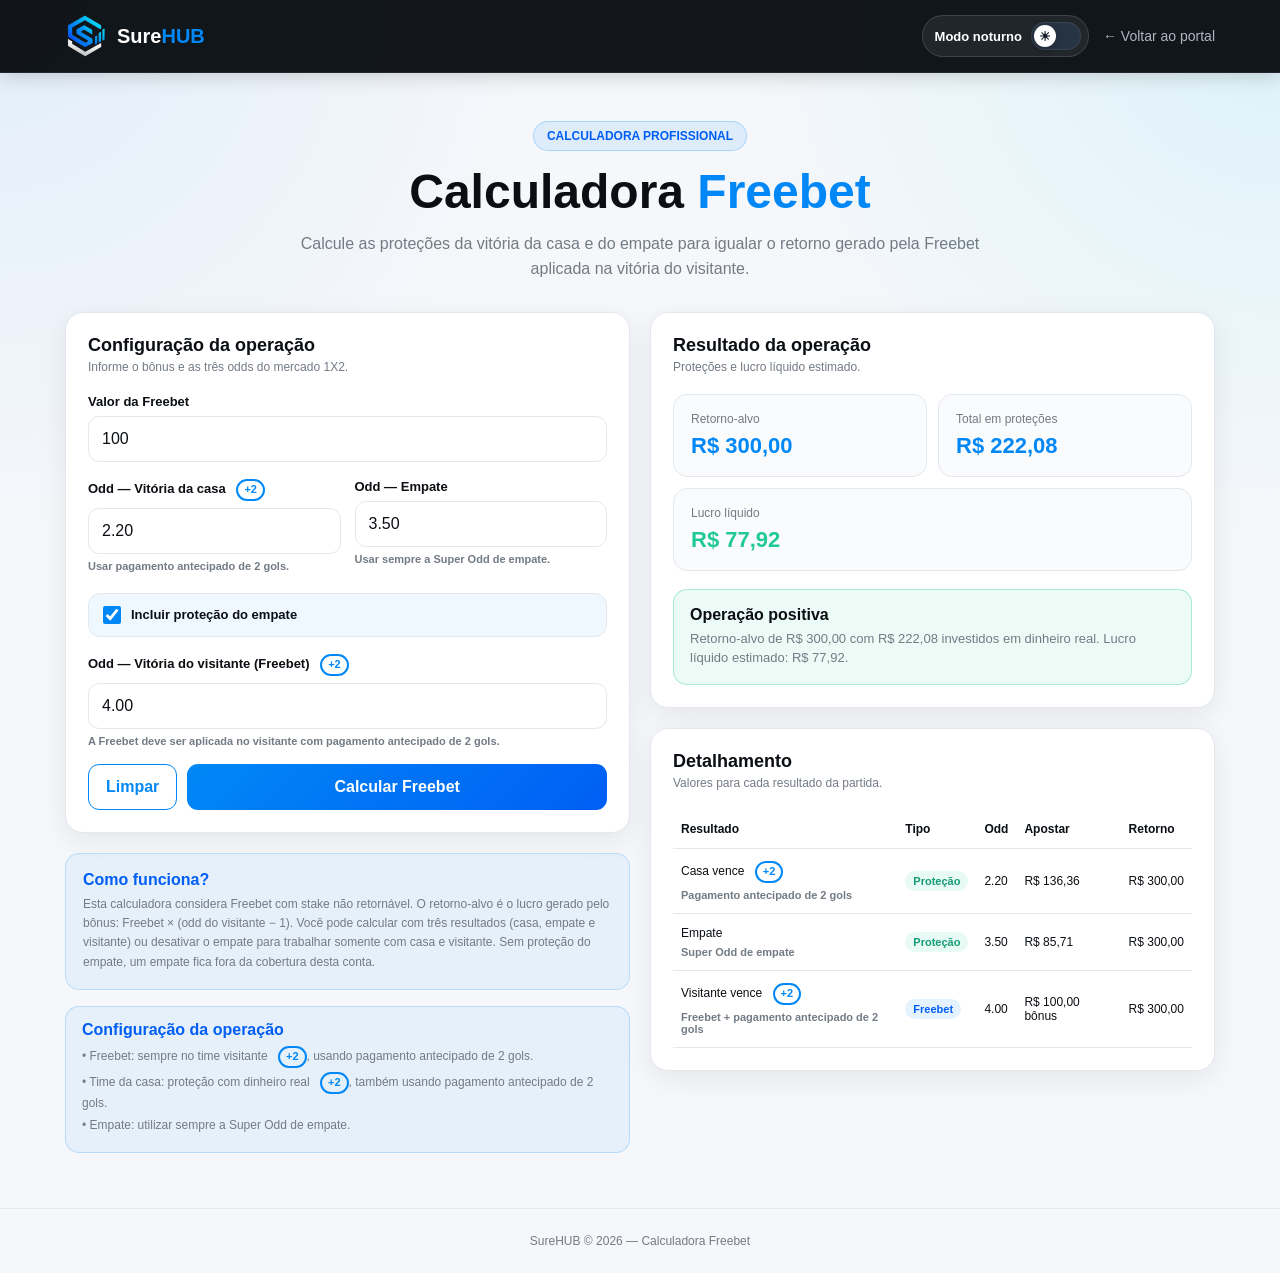
<file: freebet.html>
<!DOCTYPE html>
<html lang="pt-BR">
<head>
    <meta charset="UTF-8">
    <meta name="viewport" content="width=device-width, initial-scale=1.0">
   <link rel="icon" href="favicon.png" type="image/png">
    <title>Calculadora de Freebet</title>

    <meta
        name="description"
        content="Calculadora Dutching com suporte a Exchange, comissão, distribuição de stakes, retorno, lucro e ROI."
    >

    <style>
        * {
            margin: 0;
            padding: 0;
            box-sizing: border-box;
        }

:root {
    --preto: #000000;
    --preto-suave: #0B0F14;
    --preto-card: #111820;

    --azul: #0188F6;
    --azul-claro: #03C8F7;
    --azul-escuro: #005EF5;

    --branco: #FFFFFF;

    --cinza: #AEB6C0;
    --cinza-texto: #737B85;

    --fundo: #F5F7FA;
    --borda: #E4E8ED;

    /* Compatibilidade com os componentes originais da calculadora */
    --bg: var(--fundo);
    --text: var(--preto-suave);
    --muted: var(--cinza-texto);
    --primary: var(--azul);
    --border: var(--borda);
    --radius: 18px;
}


        body {
            font-family: Arial, Helvetica, sans-serif;
            background:
                radial-gradient(circle at top right, rgba(34,197,94,0.10), transparent 30%),
                radial-gradient(circle at top left, rgba(59,130,246,0.08), transparent 30%),
                var(--bg);

            color: var(--text);
            min-height: 100vh;
        }

        button,
        input,
        select {
            font: inherit;
        }

        .container {
            width: min(1150px, calc(100% - 30px));
            margin: auto;
        }

        /* HEADER */

        header {
            border-bottom: 1px solid var(--border);
            background: rgba(7,17,31,0.92);
        }

        .header-content {
            min-height: 72px;
            display: flex;
            align-items: center;
            justify-content: space-between;
            gap: 20px;
        }

        .logo {
            display: flex;
            align-items: center;
            gap: 10px;
            text-decoration: none;
            color: white;
            font-weight: 800;
            font-size: 20px;
        }

       .logo img {
    width: 42px;
    height: 42px;
    object-fit: contain;
    display: block;
}
        .back-link {
            color: var(--muted);
            text-decoration: none;
            font-size: 14px;
            transition: .2s;
        }

        .back-link:hover {
            color: white;
        }

        /* HERO */

        .hero {
            text-align: center;
            padding: 48px 0 30px;
        }

        .hero-badge {
            display: inline-flex;
            padding: 7px 13px;
            border: 1px solid rgba(34,197,94,.25);
            background: rgba(34,197,94,.08);
            color: #86efac;
            border-radius: 999px;
            font-size: 12px;
            font-weight: 700;
            margin-bottom: 15px;
        }

        .hero h1 {
            font-size: clamp(30px, 5vw, 48px);
            line-height: 1.1;
            margin-bottom: 12px;
        }

        .hero h1 span {
            color: var(--primary);
        }

        .hero p {
            max-width: 680px;
            margin: auto;
            color: var(--muted);
            line-height: 1.6;
        }

        /* LAYOUT */

        .calculator-grid {
            display: grid;
            grid-template-columns: 1.05fr .95fr;
            gap: 20px;
            padding-bottom: 50px;
        }

        .card {
            background: linear-gradient(
                145deg,
                rgba(16,31,51,.96),
                rgba(11,23,40,.96)
            );

            border: 1px solid var(--border);
            border-radius: var(--radius);
            padding: 22px;
        }

        .card-title {
            display: flex;
            justify-content: space-between;
            align-items: center;
            gap: 15px;
            margin-bottom: 20px;
        }

        .card-title h2 {
            font-size: 18px;
        }

        .card-title p {
            color: var(--muted);
            font-size: 12px;
            margin-top: 4px;
        }

        /* INPUTS */

        .field {
            margin-bottom: 17px;
        }

        label {
            display: block;
            font-size: 13px;
            font-weight: 700;
            margin-bottom: 7px;
            color: #dbeafe;
        }

        input,
        select {
            width: 100%;
            min-height: 46px;
            border-radius: 11px;
            border: 1px solid var(--border);
            background: #091727;
            color: white;
            padding: 0 13px;
            outline: none;
            transition: .2s;
        }

        input:focus,
        select:focus {
            border-color: var(--primary);
            box-shadow: 0 0 0 3px rgba(34,197,94,.10);
        }

        .main-stake {
            font-size: 25px;
            font-weight: 800;
            color: white;
        }

        .results-list {
            display: flex;
            flex-direction: column;
            gap: 12px;
        }

        .result-row {
            padding: 15px;
            border-radius: 14px;
            background: rgba(255,255,255,.025);
            border: 1px solid var(--border);
        }

        .result-top {
            display: flex;
            align-items: center;
            justify-content: space-between;
            gap: 10px;
            margin-bottom: 12px;
        }

        .result-number {
            display: flex;
            align-items: center;
            gap: 9px;
            font-weight: 800;
        }

        .number-circle {
            width: 28px;
            height: 28px;
            border-radius: 50%;
            background: rgba(34,197,94,.12);
            color: var(--primary);
            display: flex;
            align-items: center;
            justify-content: center;
            font-size: 12px;
        }

        .remove-btn {
            border: 0;
            background: rgba(239,68,68,.10);
            color: #fca5a5;
            width: 32px;
            height: 32px;
            border-radius: 9px;
            cursor: pointer;
        }

        .result-fields {
            display: grid;
            grid-template-columns: 1fr 1fr;
            gap: 10px;
        }

        .commission-field {
            display: none;
        }

        .result-row.exchange .commission-field {
            display: block;
        }

        .calculated-stake {
            display: flex;
            align-items: center;
            justify-content: space-between;
            gap: 10px;
            margin-top: 8px;
            padding: 9px 11px;
            border: 1px solid rgba(1, 136, 246, 0.18);
            border-radius: 10px;
            background: rgba(1, 136, 246, 0.06);
            color: var(--cinza-texto);
            font-size: 12px;
        }

        .calculated-stake strong {
            color: var(--azul-escuro);
            font-size: 14px;
            white-space: nowrap;
        }

        /* BUTTONS */

        .buttons {
            display: flex;
            gap: 10px;
            margin-top: 17px;
        }

        button {
            border: 0;
            cursor: pointer;
        }

        .btn {
            min-height: 46px;
            border-radius: 11px;
            padding: 0 17px;
            font-weight: 800;
            transition: .2s;
        }

        .btn-primary {
            background: var(--primary);
            color: #031009;
            flex: 1;
        }

        .btn-primary:hover {
            background: #4ade80;
            transform: translateY(-1px);
        }

        .btn-secondary {
            background: rgba(255,255,255,.06);
            color: white;
            border: 1px solid var(--border);
        }

        .btn-secondary:hover {
            background: rgba(255,255,255,.10);
        }

        /* SUMMARY */

        .summary-grid {
            display: grid;
            grid-template-columns: 1fr 1fr;
            gap: 11px;
        }

        .summary-box {
            border-radius: 14px;
            padding: 17px;
            background: rgba(255,255,255,.035);
            border: 1px solid var(--border);
        }

        .summary-box.full {
            grid-column: 1 / -1;
        }

        .summary-label {
            color: var(--muted);
            font-size: 12px;
            margin-bottom: 7px;
        }

        .summary-value {
            font-size: 22px;
            font-weight: 900;
        }

        .positive {
            color: #4ade80;
        }

        .negative {
            color: #f87171;
        }

        .neutral {
            color: #facc15;
        }

        .distribution {
            margin-top: 20px;
        }

        .distribution-title {
            font-size: 13px;
            color: var(--muted);
            margin-bottom: 10px;
        }

        .distribution-row {
            display: grid;
            grid-template-columns: 90px 1fr 65px;
            gap: 10px;
            align-items: center;
            margin-bottom: 9px;
            font-size: 12px;
        }

        .bar {
            height: 8px;
            border-radius: 99px;
            background: #07111f;
            overflow: hidden;
        }

        .bar span {
            display: block;
            height: 100%;
            background: var(--primary);
            border-radius: inherit;
        }

        /* STATUS */

        .status {
            margin-top: 18px;
            padding: 16px;
            border-radius: 14px;
            border: 1px solid var(--border);
            background: rgba(255,255,255,.03);
        }

        .status-title {
            font-weight: 800;
            margin-bottom: 5px;
        }

        .status-text {
            color: var(--muted);
            font-size: 13px;
            line-height: 1.5;
        }

        .status.profit {
            border-color: rgba(34,197,94,.25);
            background: rgba(34,197,94,.06);
        }

        .status.loss {
            border-color: rgba(239,68,68,.25);
            background: rgba(239,68,68,.06);
        }

        /* TABLE */

        .table-wrapper {
            overflow-x: auto;
            margin-top: 20px;
        }

        table {
            width: 100%;
            border-collapse: collapse;
            min-width: 600px;
        }

        th,
        td {
            text-align: left;
            padding: 11px 8px;
            border-bottom: 1px solid var(--border);
            font-size: 12px;
        }

        th {
            color: var(--muted);
            font-weight: 700;
        }

        td {
            color: #e2e8f0;
        }

        /* INFO */

        .info {
            margin-top: 20px;
            padding: 17px;
            border-radius: 14px;
            background: rgba(59,130,246,.06);
            border: 1px solid rgba(59,130,246,.15);
        }

        .info strong {
            display: block;
            margin-bottom: 6px;
        }

        .info p {
            color: var(--muted);
            font-size: 12px;
            line-height: 1.6;
        }

        footer {
            border-top: 1px solid var(--border);
            padding: 25px 0;
            color: var(--muted);
            text-align: center;
            font-size: 12px;
        }

        /* RESPONSIVE */

        @media (max-width: 850px) {
            .calculator-grid {
                grid-template-columns: 1fr;
            }
        }

        @media (max-width: 520px) {
            .container {
                width: min(100% - 20px, 1150px);
            }

            .header-content {
                min-height: 62px;
            }

            .hero {
                padding-top: 32px;
            }

            .card {
                padding: 16px;
            }

            .result-fields {
                grid-template-columns: 1fr;
            }

            .summary-grid {
                grid-template-columns: 1fr;
            }

            .summary-box.full {
                grid-column: auto;
            }

            .buttons {
                flex-direction: column;
            }

            .distribution-row {
                grid-template-columns: 72px 1fr 52px;
            }
        }
        /* Tema oficial SureHUB — sobrescreve integralmente o tema anterior */
        :root {
            --verde: #20C997;
            --vermelho: #FF5A67;
            --amarelo: #E5A400;
            --raio: 18px;
            --sombra: 0 8px 28px rgba(11, 15, 20, 0.07);
        }

        body {
            background:
                radial-gradient(circle at top right, rgba(3, 200, 247, 0.10), transparent 30%),
                radial-gradient(circle at top left, rgba(1, 136, 246, 0.08), transparent 30%),
                var(--fundo);
            color: var(--preto-suave);
        }

        header {
            background: rgba(11, 15, 20, 0.97);
            border-bottom: 1px solid rgba(255, 255, 255, 0.08);
            box-shadow: 0 4px 18px rgba(0, 0, 0, 0.16);
        }

        .logo,
        .logo span {
            color: var(--branco);
        }

        .back-link {
            color: var(--cinza);
        }

        .back-link:hover {
            color: var(--azul-claro);
        }

        .hero-badge {
            border-color: rgba(1, 136, 246, 0.25);
            background: rgba(1, 136, 246, 0.09);
            color: var(--azul-escuro);
        }

        .hero h1,
        .card-title h2,
        .status-title,
        .result-number {
            color: var(--preto-suave);
        }

        .hero h1 span {
            color: var(--azul);
        }

        .hero p,
        .card-title p,
        .summary-label,
        .distribution-title,
        .status-text,
        .info p,
        footer {
            color: var(--cinza-texto);
        }

        .card {
            background: var(--branco);
            border: 1px solid var(--borda);
            border-radius: var(--raio);
            box-shadow: var(--sombra);
        }

        label {
            color: var(--preto-suave);
        }

        input,
        select {
            background: var(--branco);
            border: 1px solid var(--borda);
            color: var(--preto-suave);
        }

        input:focus,
        select:focus {
            border-color: var(--azul);
            box-shadow: 0 0 0 3px rgba(1, 136, 246, 0.12);
        }

        .main-stake {
            color: var(--preto-suave);
        }

        .result-row,
        .summary-box,
        .status {
            background: #FAFBFC;
            border: 1px solid var(--borda);
        }

        .number-circle {
            background: rgba(1, 136, 246, 0.11);
            color: var(--azul);
        }

        .remove-btn {
            background: rgba(255, 90, 103, 0.11);
            color: var(--vermelho);
            transition: 0.2s;
        }

        .remove-btn:hover {
            background: var(--vermelho);
            color: var(--branco);
        }

        .btn-primary {
            background: linear-gradient(135deg, var(--azul), var(--azul-escuro));
            color: var(--branco);
        }

        .btn-primary:hover {
            background: linear-gradient(135deg, var(--azul-claro), var(--azul));
        }

        .btn-secondary {
            background: var(--branco);
            color: var(--azul);
            border-color: var(--azul);
        }

        .btn-secondary:hover {
            background: rgba(1, 136, 246, 0.07);
        }

        .summary-value {
            color: var(--azul);
        }

        .summary-value.positive {
            color: var(--verde);
        }

        .summary-value.negative {
            color: var(--vermelho);
        }

        .summary-value.neutral {
            color: var(--amarelo);
        }

        .bar {
            background: var(--borda);
        }

        .bar span {
            background: linear-gradient(90deg, var(--azul-escuro), var(--azul), var(--azul-claro));
        }

        .status.profit {
            border-color: rgba(32, 201, 151, 0.35);
            background: rgba(32, 201, 151, 0.08);
        }

        .status.loss {
            border-color: rgba(255, 90, 103, 0.35);
            background: rgba(255, 90, 103, 0.08);
        }

        table {
            background: var(--branco);
            color: var(--preto-suave);
        }

        th,
        td {
            border-bottom: 1px solid var(--borda);
        }

        th,
        td {
            color: var(--preto-suave);
        }

        tbody tr:hover {
            background: rgba(1, 136, 246, 0.04);
        }

        .info {
            background: rgba(1, 136, 246, 0.06);
            border-color: rgba(1, 136, 246, 0.18);
        }

        .info strong {
            color: var(--azul-escuro);
        }

        footer {
            border-top: 1px solid var(--borda);
        }

        /* Stake calculada ao lado da odd */
        .result-fields {
            grid-template-columns: minmax(130px, 1fr) minmax(110px, 1fr) minmax(145px, 1fr);
            align-items: start;
        }

        .stake-field label {
            color: var(--azul-escuro);
        }

        .calculated-stake {
            min-height: 46px;
            margin-top: 0;
            padding: 0 13px;
            background: rgba(1, 136, 246, 0.08);
            border-color: rgba(1, 136, 246, 0.24);
        }

        .calculated-stake strong {
            font-size: 16px;
        }

        .commission-field {
            grid-column: 1 / -1;
            max-width: calc((100% - 20px) / 3);
        }

        /* Calculadora tradicional */
        .standard-calculator-section {
            padding: 0 0 60px;
        }

        .standard-calculator-wrap {
            max-width: 430px;
            margin: 0 auto;
        }

        .standard-calculator-heading {
            text-align: center;
            margin-bottom: 20px;
        }

        .standard-calculator-heading h2 {
            color: var(--preto-suave);
            font-size: clamp(24px, 4vw, 34px);
            margin-bottom: 7px;
        }

        .standard-calculator-heading h2 span {
            color: var(--azul);
        }

        .standard-calculator-heading p {
            color: var(--cinza-texto);
            line-height: 1.5;
        }

        .standard-calculator {
            padding: 20px;
            background: var(--branco);
            border: 1px solid var(--borda);
            border-radius: var(--raio);
            box-shadow: var(--sombra);
        }

        .standard-display {
            width: 100%;
            min-height: 92px;
            margin-bottom: 14px;
            padding: 18px;
            border: 1px solid var(--borda);
            border-radius: 14px;
            background: var(--preto-suave);
            color: var(--branco);
            text-align: right;
            line-height: 1.25;
            overflow-x: auto;
            white-space: nowrap;
        }

        .standard-expression {
            min-height: 24px;
            margin-bottom: 7px;
            color: var(--cinza);
            font-size: 16px;
            font-weight: 600;
        }

        .standard-current-value {
            min-height: 48px;
            color: var(--branco);
            font-size: clamp(28px, 7vw, 38px);
            font-weight: 800;
        }

        .standard-buttons {
            display: grid;
            grid-template-columns: repeat(4, 1fr);
            gap: 10px;
        }

        .calc-key {
            min-height: 58px;
            border-radius: 13px;
            background: #F1F4F7;
            color: var(--preto-suave);
            font-size: 18px;
            font-weight: 800;
            transition: transform .15s, background .15s;
        }

        .calc-key:hover {
            background: #E7ECF1;
            transform: translateY(-1px);
        }

        .calc-key.operator {
            background: rgba(1, 136, 246, 0.10);
            color: var(--azul-escuro);
        }

        .calc-key.clear {
            background: rgba(255, 90, 103, 0.11);
            color: var(--vermelho);
        }

        .calc-key.equals {
            background: linear-gradient(135deg, var(--azul), var(--azul-escuro));
            color: var(--branco);
        }

        .calc-key.equals:hover {
            background: linear-gradient(135deg, var(--azul-claro), var(--azul));
        }

        @media (max-width: 620px) {
            .result-fields {
                grid-template-columns: 1fr;
            }

            .commission-field {
                grid-column: auto;
                max-width: none;
            }

            .standard-calculator-section {
                padding-bottom: 40px;
            }

            .standard-calculator {
                padding: 14px;
            }

            .calc-key {
                min-height: 54px;
            }
        }
    </style>

<style>
.freebet-grid{display:grid;grid-template-columns:1fr 1fr;gap:20px;padding-bottom:55px}.fb-input-grid{display:grid;grid-template-columns:1fr 1fr;gap:14px}.fb-highlight{background:linear-gradient(135deg,rgba(1,136,246,.09),rgba(3,200,247,.06));border:1px solid rgba(1,136,246,.2);border-radius:14px;padding:17px}.fb-highlight .big{font-size:28px;font-weight:900;color:var(--azul)}.fb-result{display:grid;grid-template-columns:1fr 1fr;gap:11px}.fb-result .summary-box.full{grid-column:1/-1}.fb-table{width:100%;min-width:0}.fb-table th,.fb-table td{padding:12px 8px}.tag-freebet{display:inline-block;padding:4px 8px;border-radius:999px;background:rgba(1,136,246,.1);color:var(--azul-escuro);font-weight:800;font-size:11px}.tag-real{display:inline-block;padding:4px 8px;border-radius:999px;background:rgba(32,201,151,.1);color:#159b75;font-weight:800;font-size:11px}@media(max-width:850px){.freebet-grid{grid-template-columns:1fr}}@media(max-width:520px){.fb-input-grid,.fb-result{grid-template-columns:1fr}.fb-result .summary-box.full{grid-column:auto}}
</style>

<style>
.plus-two-badge{
    display:inline-flex;
    align-items:center;
    justify-content:center;
    min-width:28px;
    height:22px;
    padding:0 6px;
    margin-left:7px;
    border:2px solid var(--azul);
    border-radius:999px;
    color:var(--azul);
    font-size:11px;
    font-weight:900;
    line-height:1;
    vertical-align:middle;
}
.market-hint{
    display:block;
    margin-top:6px;
    color:var(--cinza-texto);
    font-size:11px;
    font-weight:600;
}
.strategy-note{
    margin-top:16px;
    padding:14px 16px;
    border-radius:14px;
    border:1px solid rgba(1,136,246,.20);
    background:rgba(1,136,246,.06);
}
.strategy-note strong{
    display:block;
    color:var(--azul-escuro);
    margin-bottom:7px;
}
.strategy-note p{
    margin:4px 0;
    color:var(--cinza-texto);
    font-size:12px;
    line-height:1.5;
}
</style>


<style id="surehub-theme-toggle-styles">
.theme-toggle{display:inline-flex;align-items:center;gap:9px;min-height:42px;padding:5px 7px 5px 12px;border:1px solid rgba(255,255,255,.14);border-radius:999px;background:rgba(255,255,255,.07);color:#fff;font-weight:800;font-size:13px;cursor:pointer;transition:.25s ease}
.theme-toggle:hover{background:rgba(255,255,255,.12);transform:translateY(-1px)}
.theme-toggle-track{position:relative;width:50px;height:28px;border-radius:999px;background:#273443;box-shadow:inset 0 0 0 1px rgba(255,255,255,.08);transition:.25s ease}
.theme-toggle-thumb{position:absolute;top:3px;left:3px;width:22px;height:22px;display:flex;align-items:center;justify-content:center;border-radius:50%;background:#fff;color:#17202a;font-size:13px;transition:.25s ease;box-shadow:0 2px 8px rgba(0,0,0,.25)}
body.dark-mode .theme-toggle-track{background:linear-gradient(135deg,var(--azul),var(--azul-escuro))}
body.dark-mode .theme-toggle-thumb{transform:translateX(22px);background:#07111f;color:#facc15}
.header-actions{display:flex;align-items:center;gap:14px}
@media(max-width:620px){.header-actions{gap:8px}.theme-toggle{padding-left:8px}.theme-toggle-label{display:none}}
body.dark-mode{--fundo:#07111F;--borda:#223247;--preto-suave:#F5F8FC;--cinza-texto:#AEB9C7;--branco:#0D1928;background:radial-gradient(circle at top right,rgba(3,200,247,.10),transparent 30%),radial-gradient(circle at top left,rgba(1,136,246,.12),transparent 30%),#07111F;color:#F5F8FC}
body.dark-mode .card,body.dark-mode .standard-calculator{background:#0D1928;border-color:#223247;box-shadow:0 8px 28px rgba(0,0,0,.24)}
body.dark-mode .hero h1,body.dark-mode .card-title h2,body.dark-mode .status-title,body.dark-mode .result-number,body.dark-mode label,body.dark-mode .standard-calculator-heading h2{color:#F5F8FC}
body.dark-mode .hero p,body.dark-mode .card-title p,body.dark-mode .summary-label,body.dark-mode .distribution-title,body.dark-mode .status-text,body.dark-mode .info p,body.dark-mode .strategy-note p,body.dark-mode footer,body.dark-mode .market-hint{color:#AEB9C7}
body.dark-mode input,body.dark-mode select{background:#091727;border-color:#26384E;color:#fff}
body.dark-mode .result-row,body.dark-mode .summary-box,body.dark-mode .status{background:#101E2E;border-color:#26384E}
body.dark-mode table{background:#0D1928;color:#F5F8FC}
body.dark-mode th,body.dark-mode td{color:#EAF0F7;border-color:#26384E}
body.dark-mode tbody tr:hover{background:rgba(1,136,246,.08)}
body.dark-mode .info,body.dark-mode .strategy-note{background:rgba(1,136,246,.08);border-color:rgba(3,200,247,.22)}
body.dark-mode .info strong,body.dark-mode .strategy-note strong{color:#03C8F7}
body.dark-mode .calculated-stake{background:rgba(1,136,246,.12);border-color:rgba(3,200,247,.24);color:#AEB9C7}
body.dark-mode .calculated-stake strong{color:#54D9FA}
body.dark-mode .btn-secondary{background:#101E2E;color:#54D9FA;border-color:#0188F6}
body.dark-mode .btn-secondary:hover{background:#15283D}
body.dark-mode .bar{background:#26384E}
body.dark-mode .standard-calculator-heading p{color:#AEB9C7}
body.dark-mode .calc-key{background:#172638;color:#F5F8FC}
body.dark-mode .calc-key:hover{background:#20344A}
body.dark-mode .calc-key.operator{background:rgba(1,136,246,.16);color:#54D9FA}
body.dark-mode .summary-value{color:#54D9FA}
body.dark-mode .summary-value.positive{color:#4ade80}
body.dark-mode .summary-value.negative{color:#ff7b86}
body.dark-mode .summary-value.neutral{color:#facc15}
</style>


<style id="surehub-dark-logo-fix">
/* Mantém o nome/logo SureHUB branco no modo noturno */
body.dark-mode .logo,
body.dark-mode .logo span,
body.dark-mode header .logo,
body.dark-mode header .logo span {
    color: #FFFFFF !important;
}
</style>


<style id="surehub-brand-colors">
/* Identidade SureHUB: Sure branco + HUB azul, inclusive no modo noturno */
.logo .brand-name,
body.dark-mode .logo .brand-name {
    display: inline-flex;
    align-items: baseline;
    color: inherit !important;
}
.logo .brand-sure,
body.dark-mode .logo .brand-sure {
    color: #FFFFFF !important;
}
.logo .brand-hub,
body.dark-mode .logo .brand-hub {
    color: #0188F6 !important;
}
</style>


<style id="freebet-two-outcomes-style">
.draw-toggle{display:flex;align-items:center;gap:10px;margin:4px 0 17px;padding:12px 14px;border:1px solid var(--borda);border-radius:12px;background:rgba(1,136,246,.06);cursor:pointer;font-weight:700}
.draw-toggle input{width:18px;height:18px;min-height:0;accent-color:var(--azul)}
.draw-disabled{display:none!important}
.coverage-warning{margin-top:10px;font-size:12px;line-height:1.5;color:var(--cinza-texto)}
</style>
</head>

<body>

<header>
    <div class="container header-content">

<a href="index.html" class="logo">
    <img src="favicon.png" alt="">
    <span class="brand-name"><span class="brand-sure">Sure</span><span class="brand-hub">HUB</span></span>
</a>

        <div class="header-actions">
<button type="button" id="themeToggle" class="theme-toggle" aria-label="Ativar modo noturno" aria-pressed="false">
<span class="theme-toggle-label">Modo noturno</span>
<span class="theme-toggle-track" aria-hidden="true"><span class="theme-toggle-thumb">☀</span></span>
</button>
<a href="index.html" class="back-link">
            ← Voltar ao portal
        </a>
</div>

    </div>
</header>


<main>
<section class="hero"><div class="container"><div class="hero-badge">CALCULADORA PROFISSIONAL</div><h1>Calculadora <span>Freebet</span></h1><p>Calcule as proteções da vitória da casa e do empate para igualar o retorno gerado pela Freebet aplicada na vitória do visitante.</p></div></section>
<section class="container freebet-grid">
<div><div class="card"><div class="card-title"><div><h2>Configuração da operação</h2><p>Informe o bônus e as três odds do mercado 1X2.</p></div></div>
<div class="field"><label for="freebet">Valor da Freebet</label><input id="freebet" type="number" min="0" step="0.01" value="100"></div>
<div class="fb-input-grid">
    <div class="field">
        <label for="oddHome">Odd — Vitória da casa <span class="plus-two-badge">+2</span></label>
        <input id="oddHome" type="text" inputmode="numeric" autocomplete="off" maxlength="10" value="2.20" placeholder="Ex.: 2.20">
        <span class="market-hint">Usar pagamento antecipado de 2 gols.</span>
    </div>
    <div class="field">
        <label for="oddDraw">Odd — Empate</label>
        <input id="oddDraw" type="text" inputmode="numeric" autocomplete="off" maxlength="10" value="3.50" placeholder="Ex.: 3.50">
        <span class="market-hint">Usar sempre a Super Odd de empate.</span>
    </div>
</div>
<label class="draw-toggle"><input id="includeDraw" type="checkbox" checked><span>Incluir proteção do empate</span></label>
<div class="field">
    <label for="oddAway">Odd — Vitória do visitante (Freebet) <span class="plus-two-badge">+2</span></label>
    <input id="oddAway" type="text" inputmode="numeric" autocomplete="off" maxlength="10" value="4.00" placeholder="Ex.: 4.00">
    <span class="market-hint">A Freebet deve ser aplicada no visitante com pagamento antecipado de 2 gols.</span>
</div>
<div class="buttons"><button class="btn btn-secondary" id="clearBtn">Limpar</button><button class="btn btn-primary" id="calcBtn">Calcular Freebet</button></div></div>
<div class="info"><strong>Como funciona?</strong><p>Esta calculadora considera Freebet com stake não retornável. O retorno-alvo é o lucro gerado pelo bônus: Freebet × (odd do visitante − 1). Você pode calcular com três resultados (casa, empate e visitante) ou desativar o empate para trabalhar somente com casa e visitante. Sem proteção do empate, um empate fica fora da cobertura desta conta.</p></div>
<div class="strategy-note">
    <strong>Configuração da operação</strong>
    <p>• Freebet: sempre no time visitante <span class="plus-two-badge">+2</span>, usando pagamento antecipado de 2 gols.</p>
    <p>• Time da casa: proteção com dinheiro real <span class="plus-two-badge">+2</span>, também usando pagamento antecipado de 2 gols.</p>
    <p>• Empate: utilizar sempre a Super Odd de empate.</p>
</div></div>
<div><div class="card"><div class="card-title"><div><h2>Resultado da operação</h2><p>Proteções e lucro líquido estimado.</p></div></div>
<div class="fb-result"><div class="summary-box"><div class="summary-label">Retorno-alvo</div><div id="targetReturn" class="summary-value">R$ 0,00</div></div><div class="summary-box"><div class="summary-label">Total em proteções</div><div id="realInvestment" class="summary-value">R$ 0,00</div></div><div class="summary-box full"><div class="summary-label">Lucro líquido</div><div id="netProfit" class="summary-value positive">R$ 0,00</div></div></div>
<div id="status" class="status"><div class="status-title">Aguardando cálculo</div><div class="status-text">Preencha os valores para calcular a operação.</div></div></div>
<div class="card" style="margin-top:20px"><div class="card-title"><div><h2>Detalhamento</h2><p>Valores para cada resultado da partida.</p></div></div><div class="table-wrapper"><table class="fb-table"><thead><tr><th>Resultado</th><th>Tipo</th><th>Odd</th><th>Apostar</th><th>Retorno</th></tr></thead><tbody id="details"><tr><td colspan="5">Nenhum cálculo realizado.</td></tr></tbody></table></div></div></div>
</section></main>
<footer><div class="container">SureHUB © 2026 — Calculadora Freebet</div></footer>
<script>
const $=id=>document.getElementById(id);
const money=v=>Number(v||0).toLocaleString('pt-BR',{style:'currency',currency:'BRL'});

function calc(){
    const f=parseFloat($('freebet').value);
    const h=parseFloat($('oddHome').value);
    const d=parseFloat($('oddDraw').value);
    const a=parseFloat($('oddAway').value);
    const includeDraw=$('includeDraw').checked;

    const required=includeDraw?[f,h,d,a]:[f,h,a];
    if(!required.every(Number.isFinite)||f<=0||h<=1||a<=1||(includeDraw&&d<=1)){
        reset();
        return;
    }

    const target=f*(a-1);
    const home=target/h;
    const draw=includeDraw?target/d:0;
    const invested=home+draw;
    const profit=target-invested;

    $('targetReturn').textContent=money(target);
    $('realInvestment').textContent=money(invested);
    $('netProfit').textContent=money(profit);
    $('netProfit').className='summary-value '+(profit>0?'positive':profit<0?'negative':'neutral');
    $('status').className='status '+(profit>=0?'profit':'loss');
    $('status').querySelector('.status-title').textContent=includeDraw?(profit>=0?'Operação positiva':'Operação com prejuízo'):'Cálculo com 2 resultados';
    $('status').querySelector('.status-text').textContent=includeDraw
      ? `Retorno-alvo de ${money(target)} com ${money(invested)} investidos em dinheiro real. Lucro líquido estimado: ${money(profit)}.`
      : `Casa + visitante: ${money(home)} de proteção na casa. Lucro estimado nos dois resultados cobertos: ${money(profit)}. Atenção: o empate não está protegido.`;

    const homeRow=`<tr><td>Casa vence <span class="plus-two-badge">+2</span><span class="market-hint">Pagamento antecipado de 2 gols</span></td><td><span class="tag-real">Proteção</span></td><td>${h.toFixed(2)}</td><td>${money(home)}</td><td>${money(home*h)}</td></tr>`;
    const drawRow=includeDraw?`<tr><td>Empate<span class="market-hint">Super Odd de empate</span></td><td><span class="tag-real">Proteção</span></td><td>${d.toFixed(2)}</td><td>${money(draw)}</td><td>${money(draw*d)}</td></tr>`:'';
    const awayRow=`<tr><td>Visitante vence <span class="plus-two-badge">+2</span><span class="market-hint">Freebet + pagamento antecipado de 2 gols</span></td><td><span class="tag-freebet">Freebet</span></td><td>${a.toFixed(2)}</td><td>${money(f)} bônus</td><td>${money(target)}</td></tr>`;
    $('details').innerHTML=homeRow+drawRow+awayRow;
}

function reset(){
    $('targetReturn').textContent=money(0);
    $('realInvestment').textContent=money(0);
    $('netProfit').textContent=money(0);
    $('netProfit').className='summary-value neutral';
    $('status').className='status';
    $('status').querySelector('.status-title').textContent='Aguardando cálculo';
    $('status').querySelector('.status-text').textContent='Preencha valores válidos para calcular a operação.';
    $('details').innerHTML='<tr><td colspan="5">Nenhum cálculo realizado.</td></tr>';
}

function formatFreebetOdd(event){
    const input=event.target;
    const digits=input.value.replace(/\D/g,'').slice(0,8);
    if(!digits){input.value='';calc();return;}
    input.value=(Number(digits)/100).toFixed(2);
    calc();
}

['oddHome','oddDraw','oddAway'].forEach(id=>{
    $(id).addEventListener('input',formatFreebetOdd);
    $(id).addEventListener('focus',event=>event.target.select());
});
$('freebet').addEventListener('input',calc);
$('includeDraw').addEventListener('change',()=>{
    $('oddDraw').closest('.field').classList.toggle('draw-disabled',!$('includeDraw').checked);
    calc();
});
$('calcBtn').addEventListener('click',calc);
$('clearBtn').addEventListener('click',()=>{
    ['freebet','oddHome','oddDraw','oddAway'].forEach(id=>$(id).value='');
    $('includeDraw').checked=true;
    $('oddDraw').closest('.field').classList.remove('draw-disabled');
    reset();
});
calc();
</script>
<script id="surehub-theme-toggle-script">
(() => {
 const button=document.getElementById("themeToggle");
 if(!button)return;
 const label=button.querySelector(".theme-toggle-label");
 const thumb=button.querySelector(".theme-toggle-thumb");
 function applyTheme(isDark){
   document.body.classList.toggle("dark-mode",isDark);
   button.setAttribute("aria-pressed",String(isDark));
   button.setAttribute("aria-label",isDark?"Desativar modo noturno":"Ativar modo noturno");
   if(label)label.textContent=isDark?"Modo claro":"Modo noturno";
   if(thumb)thumb.textContent=isDark?"☾":"☀";
 }
 applyTheme(false);
 button.addEventListener("click",()=>applyTheme(!document.body.classList.contains("dark-mode")));
})();
</script>

</body></html>
</file>
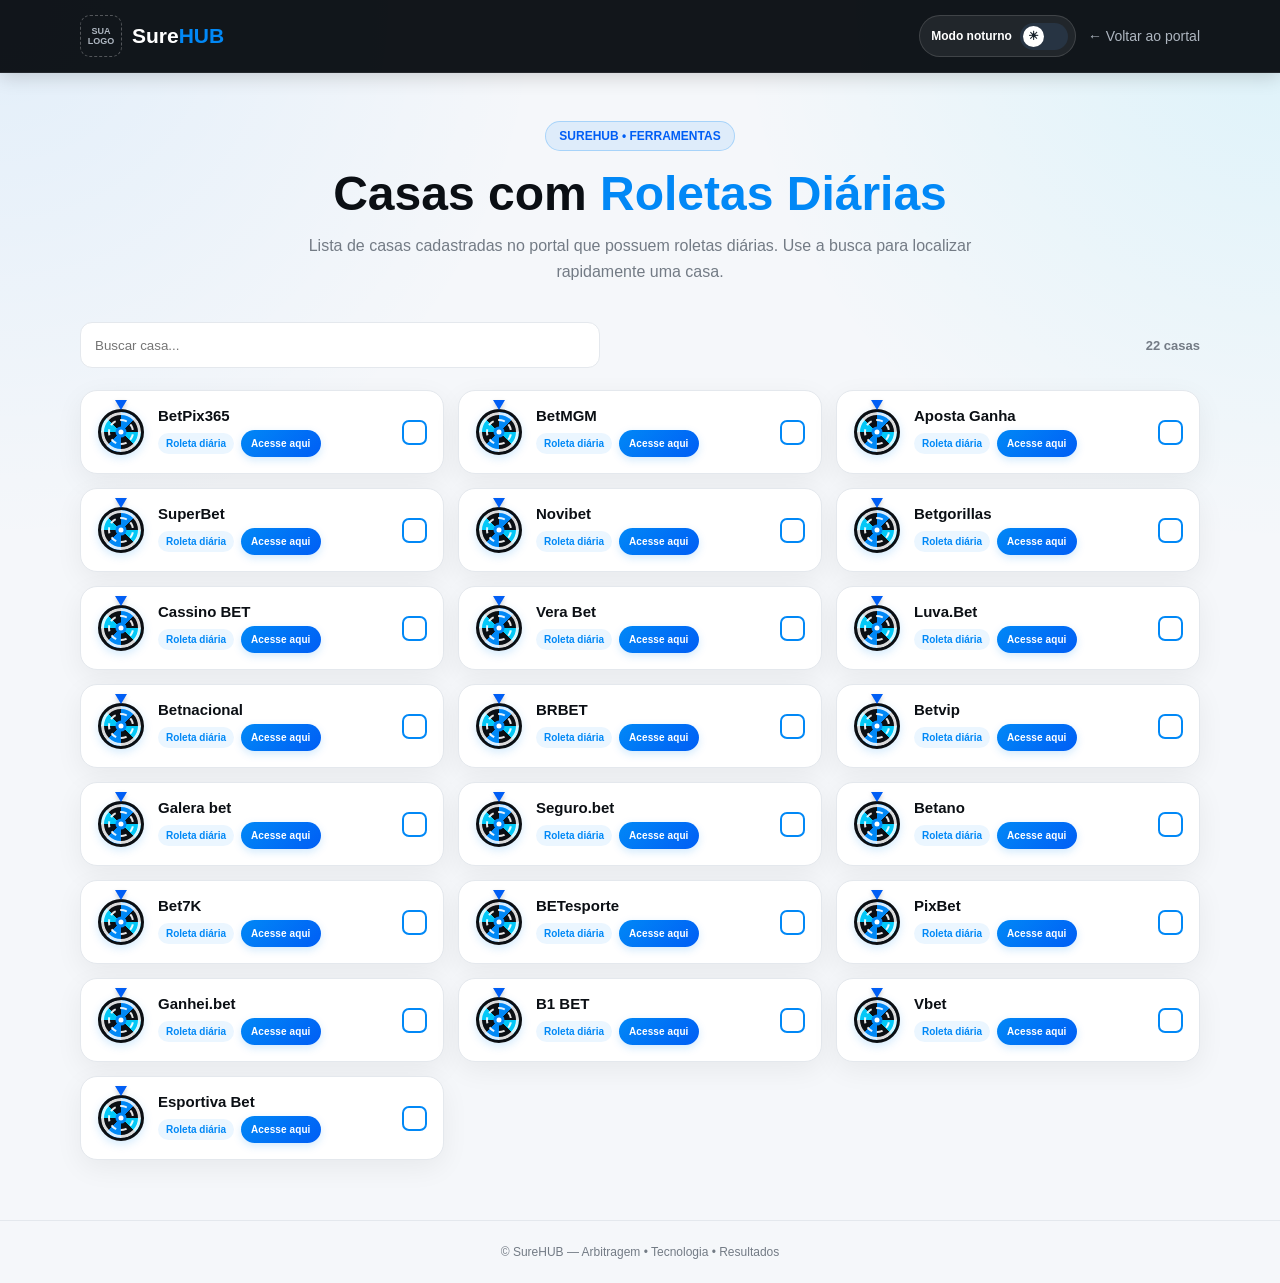
<file: roletas.html>
<!doctype html>
<html lang="pt-BR">
<head>
<meta charset="utf-8">
<meta name="viewport" content="width=device-width,initial-scale=1">
<title>Roletas Diárias | SureHUB</title>
<style>
*{box-sizing:border-box;margin:0;padding:0}
:root{--blue:#0188F6;--cyan:#03C8F7;--deep:#005EF5;--ink:#0B0F14;--muted:#737B85;--bg:#F5F7FA;--card:#fff;--border:#E4E8ED}
body{font-family:Arial,Helvetica,sans-serif;background:radial-gradient(circle at top right,rgba(3,200,247,.10),transparent 30%),radial-gradient(circle at top left,rgba(1,136,246,.08),transparent 30%),var(--bg);color:var(--ink);min-height:100vh}
header{background:rgba(11,15,20,.97);border-bottom:1px solid rgba(255,255,255,.08);box-shadow:0 4px 18px rgba(0,0,0,.16)}
.container{width:min(1120px,calc(100% - 30px));margin:auto}
.header{min-height:72px;display:flex;align-items:center;justify-content:space-between;gap:16px}
.logo{display:flex;align-items:center;gap:10px;text-decoration:none;font-size:21px;font-weight:900}
.logo-slot{width:42px;height:42px;border:1px dashed rgba(255,255,255,.28);border-radius:10px;display:grid;place-items:center;color:#AEB6C0;font-size:9px;text-align:center}
.sure{color:#fff}.hub{color:var(--blue)}
.back{color:#AEB6C0;text-decoration:none;font-size:14px}.back:hover{color:var(--cyan)}
.hero{text-align:center;padding:48px 0 28px}
.hero-badge{display:inline-flex;padding:7px 13px;border:1px solid rgba(1,136,246,.25);background:rgba(1,136,246,.09);color:var(--deep);border-radius:999px;font-size:12px;font-weight:800;margin-bottom:15px}
.hero h1{font-size:clamp(30px,5vw,48px);margin-bottom:12px}.hero h1 span{color:var(--blue)}
.hero p{max-width:720px;margin:auto;color:var(--muted);line-height:1.6}
.toolbar{display:flex;gap:12px;justify-content:space-between;align-items:center;margin:10px 0 22px}
.search{flex:1;max-width:520px;min-height:46px;border:1px solid var(--border);border-radius:12px;padding:0 14px;background:var(--card);color:var(--ink);outline:none}
.search:focus{border-color:var(--blue);box-shadow:0 0 0 3px rgba(1,136,246,.12)}
.counter{font-size:13px;color:var(--muted);font-weight:700}
.grid{display:grid;grid-template-columns:repeat(3,1fr);gap:14px;padding-bottom:60px}
.house-card{display:flex;align-items:center;gap:13px;position:relative;background:var(--card);border:1px solid var(--border);border-radius:17px;padding:16px;box-shadow:0 8px 28px rgba(11,15,20,.06);transition:.2s}
.house-card:hover{transform:translateY(-2px);border-color:rgba(1,136,246,.35);box-shadow:0 10px 30px rgba(1,136,246,.10)}
.house-logo{width:48px;height:48px;flex:0 0 48px;border-radius:13px;background:linear-gradient(135deg,rgba(1,136,246,.13),rgba(3,200,247,.09));border:1px solid rgba(1,136,246,.16);display:grid;place-items:center;color:var(--deep);font-weight:900}
.house-info{min-width:0}.house-info h2{font-size:15px;margin-bottom:6px;white-space:nowrap;overflow:hidden;text-overflow:ellipsis}
.daily-badge{display:inline-flex;font-size:10px;font-weight:800;color:var(--blue);background:rgba(1,136,246,.08);border-radius:999px;padding:5px 8px}
.status-dot{width:8px;height:8px;border-radius:50%;background:#20C997;margin-left:auto;box-shadow:0 0 0 4px rgba(32,201,151,.10)}
.empty{display:none;text-align:center;color:var(--muted);padding:30px 0 60px}
footer{border-top:1px solid var(--border);padding:24px 0;text-align:center;color:var(--muted);font-size:12px}
@media(max-width:850px){.grid{grid-template-columns:repeat(2,1fr)}}
@media(max-width:540px){.grid{grid-template-columns:1fr}.hero{padding-top:34px}.toolbar{align-items:stretch;flex-direction:column}.search{max-width:none}}

/* Checklist diário: propositalmente não é salvo. Ao recarregar a página, volta desmarcado. */
.daily-check{margin-left:auto;display:flex;align-items:center;justify-content:center;cursor:pointer;flex:0 0 auto}
.daily-check input{position:absolute;opacity:0;pointer-events:none}
.daily-check-box{width:25px;height:25px;border:2px solid var(--blue);border-radius:7px;display:grid;place-items:center;background:var(--card);transition:.2s;font-size:16px;font-weight:900;color:#fff}
.daily-check input:checked + .daily-check-box{background:linear-gradient(135deg,var(--blue),var(--deep));border-color:var(--deep)}
.daily-check input:checked + .daily-check-box::after{content:"✓"}
.house-card.checked{opacity:.64;border-color:rgba(32,201,151,.45)}
.house-card.checked .house-info h2{text-decoration:line-through;text-decoration-thickness:1px}
</style>

<style id="surehub-roulette-dark">
/* Roleta animada ao lado de cada casa */
.roulette-wrap{
    background:transparent !important;
    border:0 !important;
    overflow:visible;
}
.roulette-wheel{
    position:relative;
    width:46px;
    height:46px;
    border-radius:50%;
    border:3px solid #0B0F14;
    background:
      conic-gradient(
        #0188F6 0deg 45deg,
        #0B0F14 45deg 90deg,
        #03C8F7 90deg 135deg,
        #0B0F14 135deg 180deg,
        #0188F6 180deg 225deg,
        #0B0F14 225deg 270deg,
        #03C8F7 270deg 315deg,
        #0B0F14 315deg 360deg
      );
    box-shadow:inset 0 0 0 3px rgba(255,255,255,.85),0 3px 10px rgba(1,136,246,.18);
    animation:surehubRoulette 3.2s linear infinite;
}
.roulette-wheel::before{
    content:"";
    position:absolute;
    inset:7px;
    border-radius:50%;
    border:2px dashed rgba(255,255,255,.9);
}
.roulette-wheel::after{
    content:"";
    position:absolute;
    top:-7px;
    left:50%;
    transform:translateX(-50%);
    width:0;height:0;
    border-left:5px solid transparent;
    border-right:5px solid transparent;
    border-top:9px solid #005EF5;
}
.roulette-center{
    position:absolute;
    width:11px;height:11px;
    border-radius:50%;
    background:#fff;
    border:3px solid #0188F6;
    top:50%;left:50%;
    transform:translate(-50%,-50%);
    z-index:2;
}
.house-card:hover .roulette-wheel{animation-duration:.75s}
@keyframes surehubRoulette{to{transform:rotate(360deg)}}
@media(prefers-reduced-motion:reduce){
    .roulette-wheel{animation:none}
    .house-card:hover .roulette-wheel{animation:none}
}

/* Botão de modo noturno */
.header-actions{display:flex;align-items:center;gap:12px}
.theme-toggle{
    display:inline-flex;align-items:center;gap:8px;
    min-height:42px;padding:5px 7px 5px 11px;
    border:1px solid rgba(255,255,255,.14);
    border-radius:999px;background:rgba(255,255,255,.07);
    color:#fff;font-weight:800;font-size:12px;cursor:pointer;
    transition:.25s ease;
}
.theme-toggle:hover{background:rgba(255,255,255,.12)}
.theme-track{
    position:relative;width:48px;height:27px;border-radius:999px;
    background:#273443;transition:.25s ease;
}
.theme-thumb{
    position:absolute;top:3px;left:3px;width:21px;height:21px;
    border-radius:50%;background:#fff;color:#17202a;
    display:grid;place-items:center;font-size:12px;
    transition:.25s ease;
}
body.dark-mode .theme-track{background:linear-gradient(135deg,#0188F6,#005EF5)}
body.dark-mode .theme-thumb{transform:translateX(21px);background:#07111F;color:#facc15}

/* Tema escuro SureHUB */
body.dark-mode{
    --ink:#F5F8FC;
    --muted:#AEB9C7;
    --bg:#07111F;
    --card:#0D1928;
    --border:#223247;
    background:
      radial-gradient(circle at top right,rgba(3,200,247,.10),transparent 30%),
      radial-gradient(circle at top left,rgba(1,136,246,.12),transparent 30%),
      #07111F;
    color:#F5F8FC;
}
body.dark-mode .hero-badge{color:#54D9FA;background:rgba(1,136,246,.12)}
body.dark-mode .search{background:#091727;color:#fff;border-color:#26384E}
body.dark-mode .house-card{background:#0D1928;border-color:#223247;box-shadow:0 8px 28px rgba(0,0,0,.22)}
body.dark-mode .house-info h2{color:#F5F8FC}
body.dark-mode .daily-badge{color:#54D9FA;background:rgba(1,136,246,.13)}
body.dark-mode footer{border-color:#223247}
body.dark-mode .roulette-wheel{border-color:#DDE7F2;box-shadow:inset 0 0 0 3px rgba(7,17,31,.75),0 3px 12px rgba(3,200,247,.18)}

@media(max-width:620px){
    .header-actions{gap:7px}
    .theme-label{display:none}
    .theme-toggle{padding-left:6px}
    .back{font-size:12px}
}
</style>


<style id="surehub-roulette-links">
.house-actions{
    display:flex;
    align-items:center;
    gap:7px;
    flex-wrap:wrap;
}
.roulette-link{
    display:inline-flex;
    align-items:center;
    justify-content:center;
    min-height:27px;
    padding:5px 10px;
    border-radius:999px;
    background:linear-gradient(135deg,#0188F6,#005EF5);
    color:#fff;
    text-decoration:none;
    font-size:10px;
    font-weight:900;
    letter-spacing:.1px;
    box-shadow:0 3px 9px rgba(1,136,246,.18);
    transition:transform .18s ease,box-shadow .18s ease,filter .18s ease;
}
.roulette-link:hover{
    transform:translateY(-1px);
    filter:brightness(1.07);
    box-shadow:0 5px 13px rgba(1,136,246,.25);
}
.roulette-link:focus-visible{
    outline:3px solid rgba(3,200,247,.30);
    outline-offset:2px;
}
body.dark-mode .roulette-link{
    color:#fff;
    box-shadow:0 4px 12px rgba(3,200,247,.14);
}
</style>


<style id="surehub-joke-roulette">
.joke-roulette{
    position:relative;
    appearance:none;
    padding:0;
    cursor:pointer;
    overflow:visible;
    outline:none;
}
.joke-roulette .roulette-wheel{
    animation:none !important;
    display:block;
    transition:none;
}
.joke-roulette:hover .roulette-wheel{
    animation:none !important;
}
.joke-roulette.is-spinning .roulette-wheel{
    animation:jokeSpin 1.9s cubic-bezier(.15,.72,.18,1) forwards !important;
}
@keyframes jokeSpin{
    0%{transform:rotate(0deg)}
    100%{transform:rotate(1800deg)}
}
.roulette-pointer{
    position:absolute;
    z-index:5;
    top:-8px;
    left:50%;
    transform:translateX(-50%);
    width:0;height:0;
    border-left:6px solid transparent;
    border-right:6px solid transparent;
    border-top:10px solid #005EF5;
    filter:drop-shadow(0 2px 2px rgba(0,0,0,.18));
}
.joke-roulette .roulette-wheel::after{display:none}
.roulette-result{
    position:absolute;
    z-index:20;
    left:54px;
    top:50%;
    transform:translateY(-50%) scale(.92);
    width:max-content;
    max-width:145px;
    padding:6px 9px;
    border-radius:9px;
    background:#0B0F14;
    color:#fff;
    font-size:9px;
    font-weight:900;
    line-height:1.15;
    opacity:0;
    pointer-events:none;
    transition:.2s ease;
    box-shadow:0 5px 15px rgba(0,0,0,.18);
}
.joke-roulette.show-result .roulette-result{
    opacity:1;
    transform:translateY(-50%) scale(1);
}
body.dark-mode .roulette-result{
    background:#F5F8FC;
    color:#07111F;
}
@media(max-width:540px){
    .roulette-result{
        left:50px;
        max-width:120px;
    }
}
@media(prefers-reduced-motion:reduce){
    .joke-roulette.is-spinning .roulette-wheel{
        animation:none !important;
    }
}
</style>

</head>
<body>
<header>
 <div class="container header">
  <a class="logo" href="index.html">
   <div class="logo-slot">SUA<br>LOGO</div>
   <span><span class="sure">Sure</span><span class="hub">HUB</span></span>
  </a>
  <div class="header-actions">
      <button id="themeToggle" class="theme-toggle" type="button" aria-label="Ativar modo noturno" aria-pressed="false">
        <span class="theme-label">Modo noturno</span>
        <span class="theme-track" aria-hidden="true"><span class="theme-thumb">☀</span></span>
      </button>
      <a class="back" href="index.html">← Voltar ao portal</a>
    </div>
 </div>
</header>

<main class="container">
 <section class="hero">
  <span class="hero-badge">SUREHUB • FERRAMENTAS</span>
  <h1>Casas com <span>Roletas Diárias</span></h1>
  <p>Lista de casas cadastradas no portal que possuem roletas diárias. Use a busca para localizar rapidamente uma casa.</p>
 </section>

 <div class="toolbar">
  <input id="search" class="search" type="search" placeholder="Buscar casa..." autocomplete="off">
  <div id="counter" class="counter">22 casas</div>
 </div>

 <section id="grid" class="grid">
 
<article class="house-card" data-name="betpix365">
  <button class="house-logo roulette-wrap joke-roulette" type="button" aria-label="Girar roleta">
      <span class="roulette-pointer" aria-hidden="true"></span>
      <span class="roulette-wheel" aria-hidden="true">
        <span class="roulette-center"></span>
      </span>
      <span class="roulette-result" aria-live="polite">Tente novamente 😅</span>
    </button>
  <div class="house-info">
    <h2>BetPix365</h2>
    <div class="house-actions">
      <span class="daily-badge">Roleta diária</span>
      <!-- EDITE O href ABAIXO COM O LINK DIRETO DA ROLETA DESTA CASA -->
      <a class="roulette-link" href="#" target="_blank" rel="noopener noreferrer">Acesse aqui</a>
    </div>
  </div>
  <div class="status-dot" title="Roleta diária"></div>
</article>

<article class="house-card" data-name="betmgm">
  <button class="house-logo roulette-wrap joke-roulette" type="button" aria-label="Girar roleta">
      <span class="roulette-pointer" aria-hidden="true"></span>
      <span class="roulette-wheel" aria-hidden="true">
        <span class="roulette-center"></span>
      </span>
      <span class="roulette-result" aria-live="polite">Tente novamente 😅</span>
    </button>
  <div class="house-info">
    <h2>BetMGM</h2>
    <div class="house-actions">
      <span class="daily-badge">Roleta diária</span>
      <!-- EDITE O href ABAIXO COM O LINK DIRETO DA ROLETA DESTA CASA -->
      <a class="roulette-link" href="#" target="_blank" rel="noopener noreferrer">Acesse aqui</a>
    </div>
  </div>
  <div class="status-dot" title="Roleta diária"></div>
</article>

<article class="house-card" data-name="aposta ganha">
  <button class="house-logo roulette-wrap joke-roulette" type="button" aria-label="Girar roleta">
      <span class="roulette-pointer" aria-hidden="true"></span>
      <span class="roulette-wheel" aria-hidden="true">
        <span class="roulette-center"></span>
      </span>
      <span class="roulette-result" aria-live="polite">Tente novamente 😅</span>
    </button>
  <div class="house-info">
    <h2>Aposta Ganha</h2>
    <div class="house-actions">
      <span class="daily-badge">Roleta diária</span>
      <!-- EDITE O href ABAIXO COM O LINK DIRETO DA ROLETA DESTA CASA -->
      <a class="roulette-link" href="#" target="_blank" rel="noopener noreferrer">Acesse aqui</a>
    </div>
  </div>
  <div class="status-dot" title="Roleta diária"></div>
</article>

<article class="house-card" data-name="superbet">
  <button class="house-logo roulette-wrap joke-roulette" type="button" aria-label="Girar roleta">
      <span class="roulette-pointer" aria-hidden="true"></span>
      <span class="roulette-wheel" aria-hidden="true">
        <span class="roulette-center"></span>
      </span>
      <span class="roulette-result" aria-live="polite">Tente novamente 😅</span>
    </button>
  <div class="house-info">
    <h2>SuperBet</h2>
    <div class="house-actions">
      <span class="daily-badge">Roleta diária</span>
      <!-- EDITE O href ABAIXO COM O LINK DIRETO DA ROLETA DESTA CASA -->
      <a class="roulette-link" href="#" target="_blank" rel="noopener noreferrer">Acesse aqui</a>
    </div>
  </div>
  <div class="status-dot" title="Roleta diária"></div>
</article>

<article class="house-card" data-name="novibet">
  <button class="house-logo roulette-wrap joke-roulette" type="button" aria-label="Girar roleta">
      <span class="roulette-pointer" aria-hidden="true"></span>
      <span class="roulette-wheel" aria-hidden="true">
        <span class="roulette-center"></span>
      </span>
      <span class="roulette-result" aria-live="polite">Tente novamente 😅</span>
    </button>
  <div class="house-info">
    <h2>Novibet</h2>
    <div class="house-actions">
      <span class="daily-badge">Roleta diária</span>
      <!-- EDITE O href ABAIXO COM O LINK DIRETO DA ROLETA DESTA CASA -->
      <a class="roulette-link" href="#" target="_blank" rel="noopener noreferrer">Acesse aqui</a>
    </div>
  </div>
  <div class="status-dot" title="Roleta diária"></div>
</article>

<article class="house-card" data-name="betgorillas">
  <button class="house-logo roulette-wrap joke-roulette" type="button" aria-label="Girar roleta">
      <span class="roulette-pointer" aria-hidden="true"></span>
      <span class="roulette-wheel" aria-hidden="true">
        <span class="roulette-center"></span>
      </span>
      <span class="roulette-result" aria-live="polite">Tente novamente 😅</span>
    </button>
  <div class="house-info">
    <h2>Betgorillas</h2>
    <div class="house-actions">
      <span class="daily-badge">Roleta diária</span>
      <!-- EDITE O href ABAIXO COM O LINK DIRETO DA ROLETA DESTA CASA -->
      <a class="roulette-link" href="#" target="_blank" rel="noopener noreferrer">Acesse aqui</a>
    </div>
  </div>
  <div class="status-dot" title="Roleta diária"></div>
</article>

<article class="house-card" data-name="cassino bet">
  <button class="house-logo roulette-wrap joke-roulette" type="button" aria-label="Girar roleta">
      <span class="roulette-pointer" aria-hidden="true"></span>
      <span class="roulette-wheel" aria-hidden="true">
        <span class="roulette-center"></span>
      </span>
      <span class="roulette-result" aria-live="polite">Tente novamente 😅</span>
    </button>
  <div class="house-info">
    <h2>Cassino BET</h2>
    <div class="house-actions">
      <span class="daily-badge">Roleta diária</span>
      <!-- EDITE O href ABAIXO COM O LINK DIRETO DA ROLETA DESTA CASA -->
      <a class="roulette-link" href="#" target="_blank" rel="noopener noreferrer">Acesse aqui</a>
    </div>
  </div>
  <div class="status-dot" title="Roleta diária"></div>
</article>

<article class="house-card" data-name="vera bet">
  <button class="house-logo roulette-wrap joke-roulette" type="button" aria-label="Girar roleta">
      <span class="roulette-pointer" aria-hidden="true"></span>
      <span class="roulette-wheel" aria-hidden="true">
        <span class="roulette-center"></span>
      </span>
      <span class="roulette-result" aria-live="polite">Tente novamente 😅</span>
    </button>
  <div class="house-info">
    <h2>Vera Bet</h2>
    <div class="house-actions">
      <span class="daily-badge">Roleta diária</span>
      <!-- EDITE O href ABAIXO COM O LINK DIRETO DA ROLETA DESTA CASA -->
      <a class="roulette-link" href="#" target="_blank" rel="noopener noreferrer">Acesse aqui</a>
    </div>
  </div>
  <div class="status-dot" title="Roleta diária"></div>
</article>

<article class="house-card" data-name="luva.bet">
  <button class="house-logo roulette-wrap joke-roulette" type="button" aria-label="Girar roleta">
      <span class="roulette-pointer" aria-hidden="true"></span>
      <span class="roulette-wheel" aria-hidden="true">
        <span class="roulette-center"></span>
      </span>
      <span class="roulette-result" aria-live="polite">Tente novamente 😅</span>
    </button>
  <div class="house-info">
    <h2>Luva.Bet</h2>
    <div class="house-actions">
      <span class="daily-badge">Roleta diária</span>
      <!-- EDITE O href ABAIXO COM O LINK DIRETO DA ROLETA DESTA CASA -->
      <a class="roulette-link" href="#" target="_blank" rel="noopener noreferrer">Acesse aqui</a>
    </div>
  </div>
  <div class="status-dot" title="Roleta diária"></div>
</article>

<article class="house-card" data-name="betnacional">
  <button class="house-logo roulette-wrap joke-roulette" type="button" aria-label="Girar roleta">
      <span class="roulette-pointer" aria-hidden="true"></span>
      <span class="roulette-wheel" aria-hidden="true">
        <span class="roulette-center"></span>
      </span>
      <span class="roulette-result" aria-live="polite">Tente novamente 😅</span>
    </button>
  <div class="house-info">
    <h2>Betnacional</h2>
    <div class="house-actions">
      <span class="daily-badge">Roleta diária</span>
      <!-- EDITE O href ABAIXO COM O LINK DIRETO DA ROLETA DESTA CASA -->
      <a class="roulette-link" href="#" target="_blank" rel="noopener noreferrer">Acesse aqui</a>
    </div>
  </div>
  <div class="status-dot" title="Roleta diária"></div>
</article>

<article class="house-card" data-name="brbet">
  <button class="house-logo roulette-wrap joke-roulette" type="button" aria-label="Girar roleta">
      <span class="roulette-pointer" aria-hidden="true"></span>
      <span class="roulette-wheel" aria-hidden="true">
        <span class="roulette-center"></span>
      </span>
      <span class="roulette-result" aria-live="polite">Tente novamente 😅</span>
    </button>
  <div class="house-info">
    <h2>BRBET</h2>
    <div class="house-actions">
      <span class="daily-badge">Roleta diária</span>
      <!-- EDITE O href ABAIXO COM O LINK DIRETO DA ROLETA DESTA CASA -->
      <a class="roulette-link" href="#" target="_blank" rel="noopener noreferrer">Acesse aqui</a>
    </div>
  </div>
  <div class="status-dot" title="Roleta diária"></div>
</article>

<article class="house-card" data-name="betvip">
  <button class="house-logo roulette-wrap joke-roulette" type="button" aria-label="Girar roleta">
      <span class="roulette-pointer" aria-hidden="true"></span>
      <span class="roulette-wheel" aria-hidden="true">
        <span class="roulette-center"></span>
      </span>
      <span class="roulette-result" aria-live="polite">Tente novamente 😅</span>
    </button>
  <div class="house-info">
    <h2>Betvip</h2>
    <div class="house-actions">
      <span class="daily-badge">Roleta diária</span>
      <!-- EDITE O href ABAIXO COM O LINK DIRETO DA ROLETA DESTA CASA -->
      <a class="roulette-link" href="#" target="_blank" rel="noopener noreferrer">Acesse aqui</a>
    </div>
  </div>
  <div class="status-dot" title="Roleta diária"></div>
</article>

<article class="house-card" data-name="galera bet">
  <button class="house-logo roulette-wrap joke-roulette" type="button" aria-label="Girar roleta">
      <span class="roulette-pointer" aria-hidden="true"></span>
      <span class="roulette-wheel" aria-hidden="true">
        <span class="roulette-center"></span>
      </span>
      <span class="roulette-result" aria-live="polite">Tente novamente 😅</span>
    </button>
  <div class="house-info">
    <h2>Galera bet</h2>
    <div class="house-actions">
      <span class="daily-badge">Roleta diária</span>
      <!-- EDITE O href ABAIXO COM O LINK DIRETO DA ROLETA DESTA CASA -->
      <a class="roulette-link" href="#" target="_blank" rel="noopener noreferrer">Acesse aqui</a>
    </div>
  </div>
  <div class="status-dot" title="Roleta diária"></div>
</article>

<article class="house-card" data-name="seguro.bet">
  <button class="house-logo roulette-wrap joke-roulette" type="button" aria-label="Girar roleta">
      <span class="roulette-pointer" aria-hidden="true"></span>
      <span class="roulette-wheel" aria-hidden="true">
        <span class="roulette-center"></span>
      </span>
      <span class="roulette-result" aria-live="polite">Tente novamente 😅</span>
    </button>
  <div class="house-info">
    <h2>Seguro.bet</h2>
    <div class="house-actions">
      <span class="daily-badge">Roleta diária</span>
      <!-- EDITE O href ABAIXO COM O LINK DIRETO DA ROLETA DESTA CASA -->
      <a class="roulette-link" href="#" target="_blank" rel="noopener noreferrer">Acesse aqui</a>
    </div>
  </div>
  <div class="status-dot" title="Roleta diária"></div>
</article>

<article class="house-card" data-name="betano">
  <button class="house-logo roulette-wrap joke-roulette" type="button" aria-label="Girar roleta">
      <span class="roulette-pointer" aria-hidden="true"></span>
      <span class="roulette-wheel" aria-hidden="true">
        <span class="roulette-center"></span>
      </span>
      <span class="roulette-result" aria-live="polite">Tente novamente 😅</span>
    </button>
  <div class="house-info">
    <h2>Betano</h2>
    <div class="house-actions">
      <span class="daily-badge">Roleta diária</span>
      <!-- EDITE O href ABAIXO COM O LINK DIRETO DA ROLETA DESTA CASA -->
      <a class="roulette-link" href="#" target="_blank" rel="noopener noreferrer">Acesse aqui</a>
    </div>
  </div>
  <div class="status-dot" title="Roleta diária"></div>
</article>

<article class="house-card" data-name="bet7k">
  <button class="house-logo roulette-wrap joke-roulette" type="button" aria-label="Girar roleta">
      <span class="roulette-pointer" aria-hidden="true"></span>
      <span class="roulette-wheel" aria-hidden="true">
        <span class="roulette-center"></span>
      </span>
      <span class="roulette-result" aria-live="polite">Tente novamente 😅</span>
    </button>
  <div class="house-info">
    <h2>Bet7K</h2>
    <div class="house-actions">
      <span class="daily-badge">Roleta diária</span>
      <!-- EDITE O href ABAIXO COM O LINK DIRETO DA ROLETA DESTA CASA -->
      <a class="roulette-link" href="#" target="_blank" rel="noopener noreferrer">Acesse aqui</a>
    </div>
  </div>
  <div class="status-dot" title="Roleta diária"></div>
</article>

<article class="house-card" data-name="betesporte">
  <button class="house-logo roulette-wrap joke-roulette" type="button" aria-label="Girar roleta">
      <span class="roulette-pointer" aria-hidden="true"></span>
      <span class="roulette-wheel" aria-hidden="true">
        <span class="roulette-center"></span>
      </span>
      <span class="roulette-result" aria-live="polite">Tente novamente 😅</span>
    </button>
  <div class="house-info">
    <h2>BETesporte</h2>
    <div class="house-actions">
      <span class="daily-badge">Roleta diária</span>
      <!-- EDITE O href ABAIXO COM O LINK DIRETO DA ROLETA DESTA CASA -->
      <a class="roulette-link" href="#" target="_blank" rel="noopener noreferrer">Acesse aqui</a>
    </div>
  </div>
  <div class="status-dot" title="Roleta diária"></div>
</article>

<article class="house-card" data-name="pixbet">
  <button class="house-logo roulette-wrap joke-roulette" type="button" aria-label="Girar roleta">
      <span class="roulette-pointer" aria-hidden="true"></span>
      <span class="roulette-wheel" aria-hidden="true">
        <span class="roulette-center"></span>
      </span>
      <span class="roulette-result" aria-live="polite">Tente novamente 😅</span>
    </button>
  <div class="house-info">
    <h2>PixBet</h2>
    <div class="house-actions">
      <span class="daily-badge">Roleta diária</span>
      <!-- EDITE O href ABAIXO COM O LINK DIRETO DA ROLETA DESTA CASA -->
      <a class="roulette-link" href="#" target="_blank" rel="noopener noreferrer">Acesse aqui</a>
    </div>
  </div>
  <div class="status-dot" title="Roleta diária"></div>
</article>

<article class="house-card" data-name="ganhei.bet">
  <button class="house-logo roulette-wrap joke-roulette" type="button" aria-label="Girar roleta">
      <span class="roulette-pointer" aria-hidden="true"></span>
      <span class="roulette-wheel" aria-hidden="true">
        <span class="roulette-center"></span>
      </span>
      <span class="roulette-result" aria-live="polite">Tente novamente 😅</span>
    </button>
  <div class="house-info">
    <h2>Ganhei.bet</h2>
    <div class="house-actions">
      <span class="daily-badge">Roleta diária</span>
      <!-- EDITE O href ABAIXO COM O LINK DIRETO DA ROLETA DESTA CASA -->
      <a class="roulette-link" href="#" target="_blank" rel="noopener noreferrer">Acesse aqui</a>
    </div>
  </div>
  <div class="status-dot" title="Roleta diária"></div>
</article>

<article class="house-card" data-name="b1 bet">
  <button class="house-logo roulette-wrap joke-roulette" type="button" aria-label="Girar roleta">
      <span class="roulette-pointer" aria-hidden="true"></span>
      <span class="roulette-wheel" aria-hidden="true">
        <span class="roulette-center"></span>
      </span>
      <span class="roulette-result" aria-live="polite">Tente novamente 😅</span>
    </button>
  <div class="house-info">
    <h2>B1 BET</h2>
    <div class="house-actions">
      <span class="daily-badge">Roleta diária</span>
      <!-- EDITE O href ABAIXO COM O LINK DIRETO DA ROLETA DESTA CASA -->
      <a class="roulette-link" href="#" target="_blank" rel="noopener noreferrer">Acesse aqui</a>
    </div>
  </div>
  <div class="status-dot" title="Roleta diária"></div>
</article>

<article class="house-card" data-name="vbet">
  <button class="house-logo roulette-wrap joke-roulette" type="button" aria-label="Girar roleta">
      <span class="roulette-pointer" aria-hidden="true"></span>
      <span class="roulette-wheel" aria-hidden="true">
        <span class="roulette-center"></span>
      </span>
      <span class="roulette-result" aria-live="polite">Tente novamente 😅</span>
    </button>
  <div class="house-info">
    <h2>Vbet</h2>
    <div class="house-actions">
      <span class="daily-badge">Roleta diária</span>
      <!-- EDITE O href ABAIXO COM O LINK DIRETO DA ROLETA DESTA CASA -->
      <a class="roulette-link" href="#" target="_blank" rel="noopener noreferrer">Acesse aqui</a>
    </div>
  </div>
  <div class="status-dot" title="Roleta diária"></div>
</article>

<article class="house-card" data-name="esportiva bet">
  <button class="house-logo roulette-wrap joke-roulette" type="button" aria-label="Girar roleta">
      <span class="roulette-pointer" aria-hidden="true"></span>
      <span class="roulette-wheel" aria-hidden="true">
        <span class="roulette-center"></span>
      </span>
      <span class="roulette-result" aria-live="polite">Tente novamente 😅</span>
    </button>
  <div class="house-info">
    <h2>Esportiva Bet</h2>
    <div class="house-actions">
      <span class="daily-badge">Roleta diária</span>
      <!-- EDITE O href ABAIXO COM O LINK DIRETO DA ROLETA DESTA CASA -->
      <a class="roulette-link" href="#" target="_blank" rel="noopener noreferrer">Acesse aqui</a>
    </div>
  </div>
  <div class="status-dot" title="Roleta diária"></div>
</article>
 </section>
 <div id="empty" class="empty">Nenhuma casa encontrada.</div>
</main>

<footer>© SureHUB — Arbitragem • Tecnologia • Resultados</footer>

<script>
const search=document.getElementById('search');
const cards=[...document.querySelectorAll('.house-card')];
const counter=document.getElementById('counter');
const empty=document.getElementById('empty');
search.addEventListener('input',()=>{
 const q=search.value.trim().toLowerCase();
 let visible=0;
 cards.forEach(card=>{
   const show=card.dataset.name.includes(q);
   card.style.display=show?'flex':'none';
   if(show) visible++;
 });
 counter.textContent=visible+' '+(visible===1?'casa':'casas');
 empty.style.display=visible?'none':'block';
});
</script>

<script id="surehub-daily-checklist">
/* Cria uma caixa de checklist em cada casa. Não usa localStorage/sessionStorage,
   então F5/atualização limpa todas as marcações automaticamente. */
document.querySelectorAll('.house-card').forEach((card,index)=>{
  const label=document.createElement('label');
  label.className='daily-check';
  label.title='Marcar roleta como conferida';
  label.innerHTML=`<input type="checkbox" aria-label="Marcar ${card.querySelector('h2')?.textContent || 'casa'} como conferida"><span class="daily-check-box" aria-hidden="true"></span>`;
  const oldDot=card.querySelector('.status-dot');
  if(oldDot) oldDot.replaceWith(label); else card.appendChild(label);
  const input=label.querySelector('input');
  input.checked=false;
  input.addEventListener('change',()=>card.classList.toggle('checked',input.checked));
});
</script>

<script id="surehub-theme-js">
(() => {
  const btn=document.getElementById('themeToggle');
  if(!btn) return;
  const label=btn.querySelector('.theme-label');
  const thumb=btn.querySelector('.theme-thumb');
  btn.addEventListener('click',()=>{
    const dark=document.body.classList.toggle('dark-mode');
    btn.setAttribute('aria-pressed',String(dark));
    btn.setAttribute('aria-label',dark?'Desativar modo noturno':'Ativar modo noturno');
    if(label) label.textContent=dark?'Modo claro':'Modo noturno';
    if(thumb) thumb.textContent=dark?'☾':'☀';
  });
})();
</script>


<script id="surehub-placeholder-links">
document.querySelectorAll('.roulette-link[href="#"]').forEach(link=>{
  link.addEventListener('click',event=>{
    event.preventDefault();
    alert('Adicione o link direto da roleta desta casa no atributo href do botão.');
  });
});
</script>


<script id="surehub-joke-roulette-js">
(() => {
  const roulettes = document.querySelectorAll('.joke-roulette');
  roulettes.forEach(btn => {
    let timer = null;
    btn.addEventListener('click', () => {
      if (btn.classList.contains('is-spinning')) return;

      clearTimeout(timer);
      btn.classList.remove('show-result');
      btn.classList.remove('is-spinning');

      // Reinicia a animação a cada clique.
      void btn.offsetWidth;
      btn.classList.add('is-spinning');

      const reduced = window.matchMedia &&
        window.matchMedia('(prefers-reduced-motion: reduce)').matches;

      const delay = reduced ? 120 : 1900;

      timer = setTimeout(() => {
        btn.classList.remove('is-spinning');
        btn.classList.add('show-result');

        // A brincadeira é proposital: o resultado é sempre o mesmo.
        const result = btn.querySelector('.roulette-result');
        if (result) result.textContent = 'Tente novamente 😅';

        setTimeout(() => btn.classList.remove('show-result'), 2200);
      }, delay);
    });
  });
})();
</script>

</body>
</html>
</file>
<file: style.css>
/* ========================================
   SUREHUB
   IDENTIDADE VISUAL
======================================== */

:root {
    --preto: #000000;
    --preto-suave: #0B0F14;
    --preto-card: #111820;

    --azul: #0188F6;
    --azul-claro: #03C8F7;
    --azul-escuro: #005EF5;

    --branco: #FFFFFF;

    --cinza: #AEB6C0;
    --cinza-texto: #737B85;

    --fundo: #F5F7FA;
    --borda: #E4E8ED;
}


/* ========================================
   RESET
======================================== */

* {
    margin: 0;
    padding: 0;
    box-sizing: border-box;
}

html {
    scroll-behavior: smooth;
}

body {
    font-family: Arial, Helvetica, sans-serif;
    background: var(--fundo);
    color: #15191F;
}

a {
    text-decoration: none;
    color: inherit;
}


/* ========================================
   CONTAINER
======================================== */

.container {
    width: 90%;
    max-width: 1200px;
    margin: 0 auto;
}


/* ========================================
   HEADER
======================================== */

.header {
    background: var(--preto);
    color: var(--branco);

    padding: 20px 0;

    position: sticky;
    top: 0;

    z-index: 100;

    border-bottom: 1px solid rgba(1, 136, 246, 0.15);
}

.header-content {
    display: flex;

    align-items: center;

    justify-content: space-between;
}


/* ========================================
   LOGO SUREHUB
======================================== */

.logo {
    font-size: 22px;

    font-weight: 800;

    letter-spacing: -1px;
}

.logo span {
    color: var(--branco);
}

.logo strong {
    color: var(--azul-claro);
}


/* ========================================
   MENU
======================================== */

nav {
    display: flex;

    gap: 30px;
}

nav a {
    font-size: 14px;

    color: #C7CCD3;

    transition: 0.3s;
}

nav a:hover {
    color: var(--azul-claro);
}


/* ========================================
   HERO
======================================== */

.hero {
    background:

        radial-gradient(
            circle at top right,
            rgba(1, 136, 246, 0.30),
            transparent 45%
        ),

        radial-gradient(
            circle at bottom left,
            rgba(3, 200, 247, 0.10),
            transparent 40%
        ),

        var(--preto);

    color: var(--branco);

    padding: 100px 0;

    border-bottom:
        1px solid rgba(1, 136, 246, 0.12);
}

.hero-content {
    max-width: 850px;
}


/* ========================================
   BADGE
======================================== */

.badge {
    display: inline-block;

    padding: 7px 14px;

    border-radius: 50px;

    background:
        rgba(1, 136, 246, 0.12);

    border:
        1px solid rgba(1, 136, 246, 0.35);

    color: var(--azul-claro);

    font-size: 12px;

    font-weight: bold;

    margin-bottom: 25px;
}


/* ========================================
   HERO TÍTULO
======================================== */

.hero h1 {
    font-size: 54px;

    line-height: 1.05;

    margin-bottom: 25px;
}

.hero h1 span {

    background:

        linear-gradient(
            135deg,
            var(--azul-escuro),
            var(--azul),
            var(--azul-claro)
        );

    -webkit-background-clip: text;

    background-clip: text;

    color: transparent;
}


/* ========================================
   HERO TEXTO
======================================== */

.hero p {

    font-size: 18px;

    color: var(--cinza);

    max-width: 600px;

    line-height: 1.6;
}


/* ========================================
   SECTIONS
======================================== */

.section {

    padding: 80px 0;

    background: var(--fundo);
}

.section-dark {

    background: var(--preto-suave);

    color: var(--branco);
}


/* ========================================
   SECTION HEADER
======================================== */

.section-header {

    display: flex;

    align-items: flex-end;

    justify-content: space-between;

    gap: 30px;

    margin-bottom: 40px;
}


/* ========================================
   LABELS
======================================== */

.section-label {

    display: inline-block;

    font-size: 12px;

    font-weight: bold;

    margin-bottom: 10px;

    letter-spacing: 0.5px;
}


/* SEM ROLLOVER */

.section-label.green {

    color: var(--azul);
}


/* COM ROLLOVER */

.section-label.orange {

    color: var(--azul-claro);
}


/* ========================================
   TÍTULO DAS SEÇÕES
======================================== */

.section-header h2 {

    font-size: 34px;

    margin-bottom: 10px;
}

.section-header p {

    color: var(--cinza-texto);

    line-height: 1.5;
}

.section-dark .section-header p {

    color: #929AA4;
}


/* ========================================
   CONTADOR
======================================== */

.counter {

    font-size: 13px;

    color: var(--cinza-texto);

    white-space: nowrap;
}

.section-dark .counter {

    color: #929AA4;
}


/* ========================================
   CARDS
======================================== */

.cards {

    display: grid;

    grid-template-columns:
        repeat(3, 1fr);

    gap: 20px;
}


/* ========================================
   CARD
======================================== */

.card {

    background: var(--branco);

    border:
        1px solid var(--borda);

    border-radius: 16px;

    padding: 25px;

    transition: 0.3s;
}

.card:hover {

    transform:
        translateY(-5px);

    border-color:
        rgba(1, 136, 246, 0.35);

    box-shadow:

        0 15px 35px
        rgba(0, 0, 0, 0.08),

        0 0 0 1px
        rgba(1, 136, 246, 0.05);
}


/* ========================================
   CARD DARK
======================================== */

.section-dark .card {

    background:
        var(--preto-card);

    border-color:
        #252D36;

    color: var(--branco);
}

.section-dark .card:hover {

    border-color:
        rgba(3, 200, 247, 0.35);

    box-shadow:

        0 15px 35px
        rgba(0, 0, 0, 0.25),

        0 0 25px
        rgba(1, 136, 246, 0.08);
}


/* ========================================
   CARD TOP
======================================== */

.card-top {

    display: flex;

    align-items: center;

    justify-content: space-between;

    gap: 15px;

    margin-bottom: 20px;
}


/* ========================================
   LOGO DA CASA DE APOSTAS
======================================== */

.bookmaker-logo {

    width: 55px;

    height: 55px;

    min-width: 55px;

    display: flex;

    align-items: center;

    justify-content: center;

    background: #F0F2F5;

    border-radius: 12px;

    overflow: hidden;

    position: relative;

    flex-shrink: 0;
}


/* ========================================
   IMAGEM DA LOGO
======================================== */

.bookmaker-logo img {

    width: 100%;

    height: 100%;

    object-fit: contain;

    padding: 6px;

    display: block;

    transition:
        transform 0.3s ease;
}


/* ========================================
   LOGO - TEMA ESCURO
======================================== */

.section-dark .bookmaker-logo {

    background: #252C35;
}


/* ========================================
   EFEITO DA LOGO
======================================== */

.card:hover .bookmaker-logo img {

    transform:
        scale(1.07);
}


/* ========================================
   STATUS
======================================== */

.status {

    font-size: 11px;

    font-weight: bold;

    padding: 6px 10px;

    border-radius: 50px;

    white-space: nowrap;
}


/* SEM ROLLOVER */

.status-green {

    background:
        rgba(1, 136, 246, 0.10);

    color:
        var(--azul);
}


/* COM ROLLOVER */

.status-orange {

    background:
        rgba(3, 200, 247, 0.10);

    color:
        #009CC5;
}


/* ========================================
   CARD CONTENT
======================================== */

.card h3 {

    font-size: 21px;

    margin-bottom: 10px;
}

.card-description {

    color: #747D87;

    font-size: 14px;

    line-height: 1.6;

    min-height: 45px;
}

.section-dark .card-description {

    color: #929AA4;
}


/* ========================================
   CARD INFO
======================================== */

.card-info {

    margin-top: 20px;

    padding-top: 20px;

    border-top:
        1px solid #E8EBEF;

    display: flex;

    justify-content: space-between;

    gap: 20px;
}

.section-dark .card-info {

    border-color:
        #2A323B;
}


/* ========================================
   INFO ITEM
======================================== */

.info-item {

    display: flex;

    flex-direction: column;

    gap: 5px;
}

.info-label {

    font-size: 11px;

    color: #8B939C;
}

.info-value {

    font-size: 14px;

    font-weight: bold;
}


/* ========================================
   BOTÃO
======================================== */

.card-button {

    display: block;

    margin-top: 20px;

    width: 100%;

    padding: 13px;

    text-align: center;

    border-radius: 10px;

    background:

        linear-gradient(
            135deg,
            var(--azul-escuro),
            var(--azul),
            var(--azul-claro)
        );

    color: var(--branco);

    font-size: 14px;

    font-weight: bold;

    transition: 0.3s;

    box-shadow:

        0 5px 15px
        rgba(1, 136, 246, 0.18);
}

.card-button:hover {

    transform:
        translateY(-2px);

    box-shadow:

        0 8px 22px
        rgba(1, 136, 246, 0.30);
}


/* ========================================
   GUIA SOBRE ROLLOVER
======================================== */

.rollover-guide {

    background: var(--branco);

    padding: 100px 0;

    border-top:
        1px solid var(--borda);
}

.guide-header {

    max-width: 850px;

    margin-bottom: 55px;
}

.guide-label {

    color: var(--azul);
}

.guide-header h2 {

    font-size: 42px;

    line-height: 1.15;

    margin-bottom: 20px;
}

.guide-header p {

    font-size: 17px;

    color: var(--cinza-texto);

    line-height: 1.7;
}


/* ========================================
   GUIA - CONTEÚDO
======================================== */

.guide-content {

    max-width: 900px;
}

.guide-content h3 {

    font-size: 25px;

    margin-top: 50px;

    margin-bottom: 18px;

    color: #15191F;
}

.guide-content p {

    color: #5F6872;

    font-size: 15px;

    line-height: 1.8;

    margin-bottom: 18px;
}


/* ========================================
   CAIXAS DE EXEMPLO
======================================== */

.example-box {

    margin: 30px 0;

    padding: 28px;

    background: #F5F9FD;

    border-left:
        4px solid var(--azul);

    border-radius: 10px;
}

.example-box p {

    margin-bottom: 15px;
}

.example-title {

    color: var(--azul);

    font-size: 16px;

    font-weight: bold;

    margin-bottom: 18px;
}

.calculation {

    display: inline-block;

    margin: 10px 0 20px;

    padding: 14px 20px;

    background: var(--branco);

    border:
        1px solid #DCE8F3;

    border-radius: 8px;

    color: #15191F;

    font-size: 18px;

    font-weight: bold;
}

.example-blue {

    border-left-color:
        var(--azul-claro);
}


/* ========================================
   TABELA COMPARATIVA
======================================== */

.comparison-table {

    margin-top: 30px;

    border:
        1px solid #E1E6EB;

    border-radius: 12px;

    overflow: hidden;
}

.comparison-row {

    display: grid;

    grid-template-columns:
        1.3fr 1fr 1fr;

    border-bottom:
        1px solid #E6E9ED;
}

.comparison-row:last-child {

    border-bottom: none;
}

.comparison-row > div {

    padding: 18px;

    font-size: 14px;

    line-height: 1.5;

    color: #5F6872;
}

.comparison-row > div:not(:last-child) {

    border-right:
        1px solid #E6E9ED;
}


/* ========================================
   CABEÇALHO DA TABELA
======================================== */

.comparison-head {

    background:
        var(--preto-suave);
}

.comparison-head > div {

    color: var(--branco);

    font-weight: bold;
}


/* ========================================
   AVISO
======================================== */

.warning-box {

    margin-top: 50px;

    padding: 30px;

    background: #F7F8FA;

    border:
        1px solid #E1E5EA;

    border-radius: 12px;
}

.warning-box h3 {

    margin-top: 0;

    color: #15191F;
}

.warning-box p {

    margin-bottom: 15px;
}


/* ========================================
   LISTA
======================================== */

.guide-list {

    margin: 25px 0 35px;

    padding-left: 25px;
}

.guide-list li {

    margin-bottom: 12px;

    color: #5F6872;

    font-size: 15px;

    line-height: 1.6;
}

.guide-list li::marker {

    color: var(--azul);
}


/* ========================================
   BLOCO SUREHUB
======================================== */

.surehub-note {

    margin-top: 55px;

    padding: 35px;

    background:

        linear-gradient(
            135deg,
            rgba(0, 94, 245, 0.08),
            rgba(3, 200, 247, 0.04)
        );

    border:
        1px solid rgba(1, 136, 246, 0.18);

    border-radius: 14px;
}

.surehub-note h3 {

    margin-top: 0;

    color: var(--azul);
}


/* ========================================
   RESPONSABILIDADE
======================================== */

.responsibility {

    margin-top: 45px;

    padding: 30px;

    background:
        var(--preto-suave);

    border-radius: 14px;

    color: var(--branco);
}

.responsibility h3 {

    margin-top: 0;

    color: var(--azul-claro);
}

.responsibility p {

    color: var(--cinza);
}


/* ========================================
   FOOTER
======================================== */

footer {

    background:
        var(--preto);

    color: var(--branco);

    padding: 35px 0;

    border-top:
        1px solid rgba(1, 136, 246, 0.12);
}

.footer-content {

    display: flex;

    align-items: center;

    justify-content: space-between;
}

.footer-content p {

    font-size: 12px;

    color: #737B85;
}


/* ========================================
   RESPONSIVO - TABLET
======================================== */

@media (max-width: 900px) {

    .cards {

        grid-template-columns:
            repeat(2, 1fr);
    }

    .hero h1 {

        font-size: 44px;
    }

}


/* ========================================
   RESPONSIVO - CELULAR
======================================== */

@media (max-width: 650px) {

    nav {

        display: none;
    }


    .hero {

        padding: 70px 0;
    }


    .hero h1 {

        font-size: 38px;
    }


    .hero p {

        font-size: 16px;
    }


    .section {

        padding: 60px 0;
    }


    .section-header {

        align-items: flex-start;

        flex-direction: column;
    }


    .section-header h2 {

        font-size: 28px;
    }


    .cards {

        grid-template-columns: 1fr;
    }


    /* LOGOS NO CELULAR */

    .bookmaker-logo {

        width: 58px;

        height: 58px;

        min-width: 58px;
    }


    .bookmaker-logo img {

        padding: 6px;
    }


    /* GUIA */

    .rollover-guide {

        padding: 65px 0;
    }


    .guide-header h2 {

        font-size: 32px;
    }


    .guide-header p {

        font-size: 15px;
    }


    .guide-content h3 {

        font-size: 22px;
    }


    /* TABELA */

    .comparison-table {

        overflow-x: auto;
    }


    .comparison-row {

        min-width: 700px;
    }


    /* CAIXAS */

    .example-box,
    .warning-box,
    .surehub-note,
    .responsibility {

        padding: 22px;
    }


    /* FOOTER */

    .footer-content {

        flex-direction: column;

        gap: 20px;

        text-align: center;
    }

}
/* BUSCA DE CASAS */
.portal-search{margin-top:34px;width:100%;max-width:650px}
.search-input-wrap{position:relative;display:flex;align-items:center}
.search-input-wrap input{width:100%;height:56px;padding:0 52px 0 50px;border-radius:14px;border:1px solid rgba(3,200,247,.25);background:rgba(255,255,255,.08);color:var(--branco);font-size:15px;outline:none;transition:.25s;backdrop-filter:blur(8px)}
.search-input-wrap input::placeholder{color:#9DA6B1}
.search-input-wrap input:focus{border-color:var(--azul-claro);background:rgba(255,255,255,.11);box-shadow:0 0 0 4px rgba(3,200,247,.10),0 10px 30px rgba(0,0,0,.18)}
.search-icon{position:absolute;left:18px;z-index:2;color:var(--azul-claro);font-size:25px;pointer-events:none}
.clear-search{position:absolute;right:12px;width:34px;height:34px;border:0;border-radius:50%;background:rgba(255,255,255,.10);color:#C7CCD3;font-size:22px;cursor:pointer;display:none}
.clear-search:hover{color:#fff;background:rgba(1,136,246,.25)}
.search-help{margin-top:10px!important;max-width:none!important;font-size:12px!important;color:#89939F!important}
.search-result{margin-top:12px;min-height:20px;font-size:13px;font-weight:bold;color:var(--azul-claro)}
.search-no-results{grid-column:1/-1;padding:28px;text-align:center;border:1px dashed rgba(1,136,246,.28);border-radius:14px;color:var(--cinza-texto);background:rgba(1,136,246,.035)}
.section-dark .search-no-results{color:#929AA4;background:rgba(3,200,247,.035);border-color:rgba(3,200,247,.22)}
@media(max-width:650px){.portal-search{margin-top:28px}.search-input-wrap input{height:52px;font-size:14px}}
</file>
